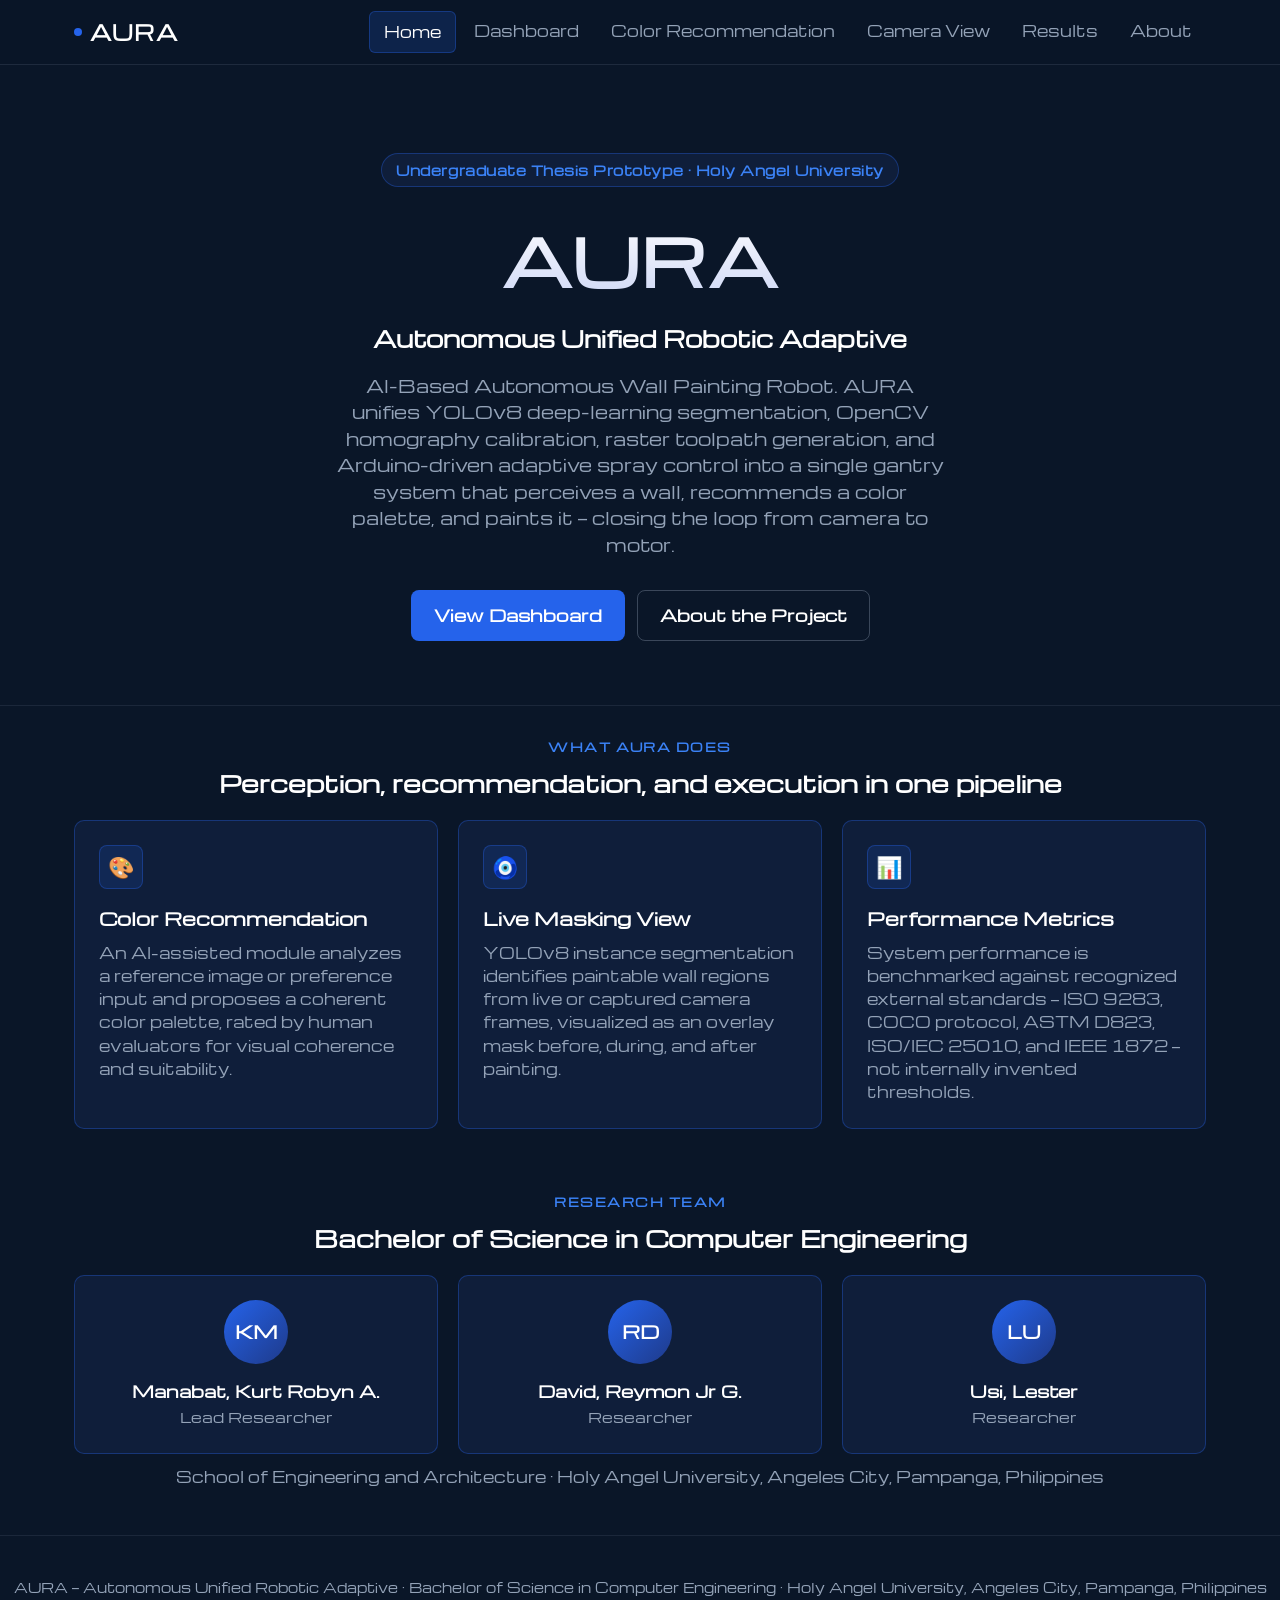
<file: website/index.html>
<!doctype html>
<html lang="en">
<head>
  <meta charset="UTF-8" />
  <meta name="viewport" content="width=device-width, initial-scale=1.0" />
  <title>AURA — Autonomous Unified Robotic Adaptive</title>
  <link rel="stylesheet" href="style.css" />
</head>
<body data-page="index">

  <div id="navbar"></div>

  <main>
    <section class="hero">
      <div class="container">
        <span class="hero-badge">Undergraduate Thesis Prototype &middot; Holy Angel University</span>
        <h1>AURA</h1>
        <p class="subtitle">Autonomous Unified Robotic Adaptive</p>
        <p class="description">
          AI-Based Autonomous Wall Painting Robot. AURA unifies YOLOv8 deep-learning segmentation, OpenCV homography calibration,
          raster toolpath generation, and Arduino-driven adaptive spray control into a single
          gantry system that perceives a wall, recommends a color palette, and paints it —
          closing the loop from camera to motor.
        </p>
        <div class="btn-row" style="justify-content: center;">
          <a href="dashboard.html" class="btn btn-primary">View Dashboard</a>
          <a href="about.html" class="btn btn-secondary">About the Project</a>
        </div>
      </div>
    </section>

    <section class="section">
      <div class="container">
        <p class="eyebrow" style="text-align:center;">What AURA Does</p>
        <h2 class="section-title" style="text-align:center;">Perception, recommendation, and execution in one pipeline</h2>
        <div class="grid grid-3">
          <div class="card feature-card">
            <div class="icon">🎨</div>
            <h3>Color Recommendation</h3>
            <p>
              An AI-assisted module analyzes a reference image or preference input and proposes
              a coherent color palette, rated by human evaluators for visual coherence and suitability.
            </p>
          </div>
          <div class="card feature-card">
            <div class="icon">🧿</div>
            <h3>Live Masking View</h3>
            <p>
              YOLOv8 instance segmentation identifies paintable wall regions from live or captured
              camera frames, visualized as an overlay mask before, during, and after painting.
            </p>
          </div>
          <div class="card feature-card">
            <div class="icon">📊</div>
            <h3>Performance Metrics</h3>
            <p>
              System performance is benchmarked against recognized external standards —
              ISO 9283, COCO protocol, ASTM D823, ISO/IEC 25010, and IEEE 1872 — not
              internally invented thresholds.
            </p>
          </div>
        </div>
      </div>
    </section>

    <section class="section">
      <div class="container">
        <p class="eyebrow" style="text-align:center;">Research Team</p>
        <h2 class="section-title" style="text-align:center;">Bachelor of Science in Computer Engineering</h2>
        <div class="grid grid-3">
          <div class="card team-card">
            <div class="avatar">KM</div>
            <h3>Manabat, Kurt Robyn A.</h3>
            <p class="role">Lead Researcher</p>
          </div>
          <div class="card team-card">
            <div class="avatar">RD</div>
            <h3>David, Reymon Jr G.</h3>
            <p class="role">Researcher</p>
          </div>
          <div class="card team-card">
            <div class="avatar">LU</div>
            <h3>Usi, Lester</h3>
            <p class="role">Researcher</p>
          </div>
        </div>
        <p class="institution">School of Engineering and Architecture &middot; Holy Angel University, Angeles City, Pampanga, Philippines</p>
      </div>
    </section>
  </main>

  <div id="footer"></div>

  <script src="nav.js"></script>
</body>
</html>
</file>
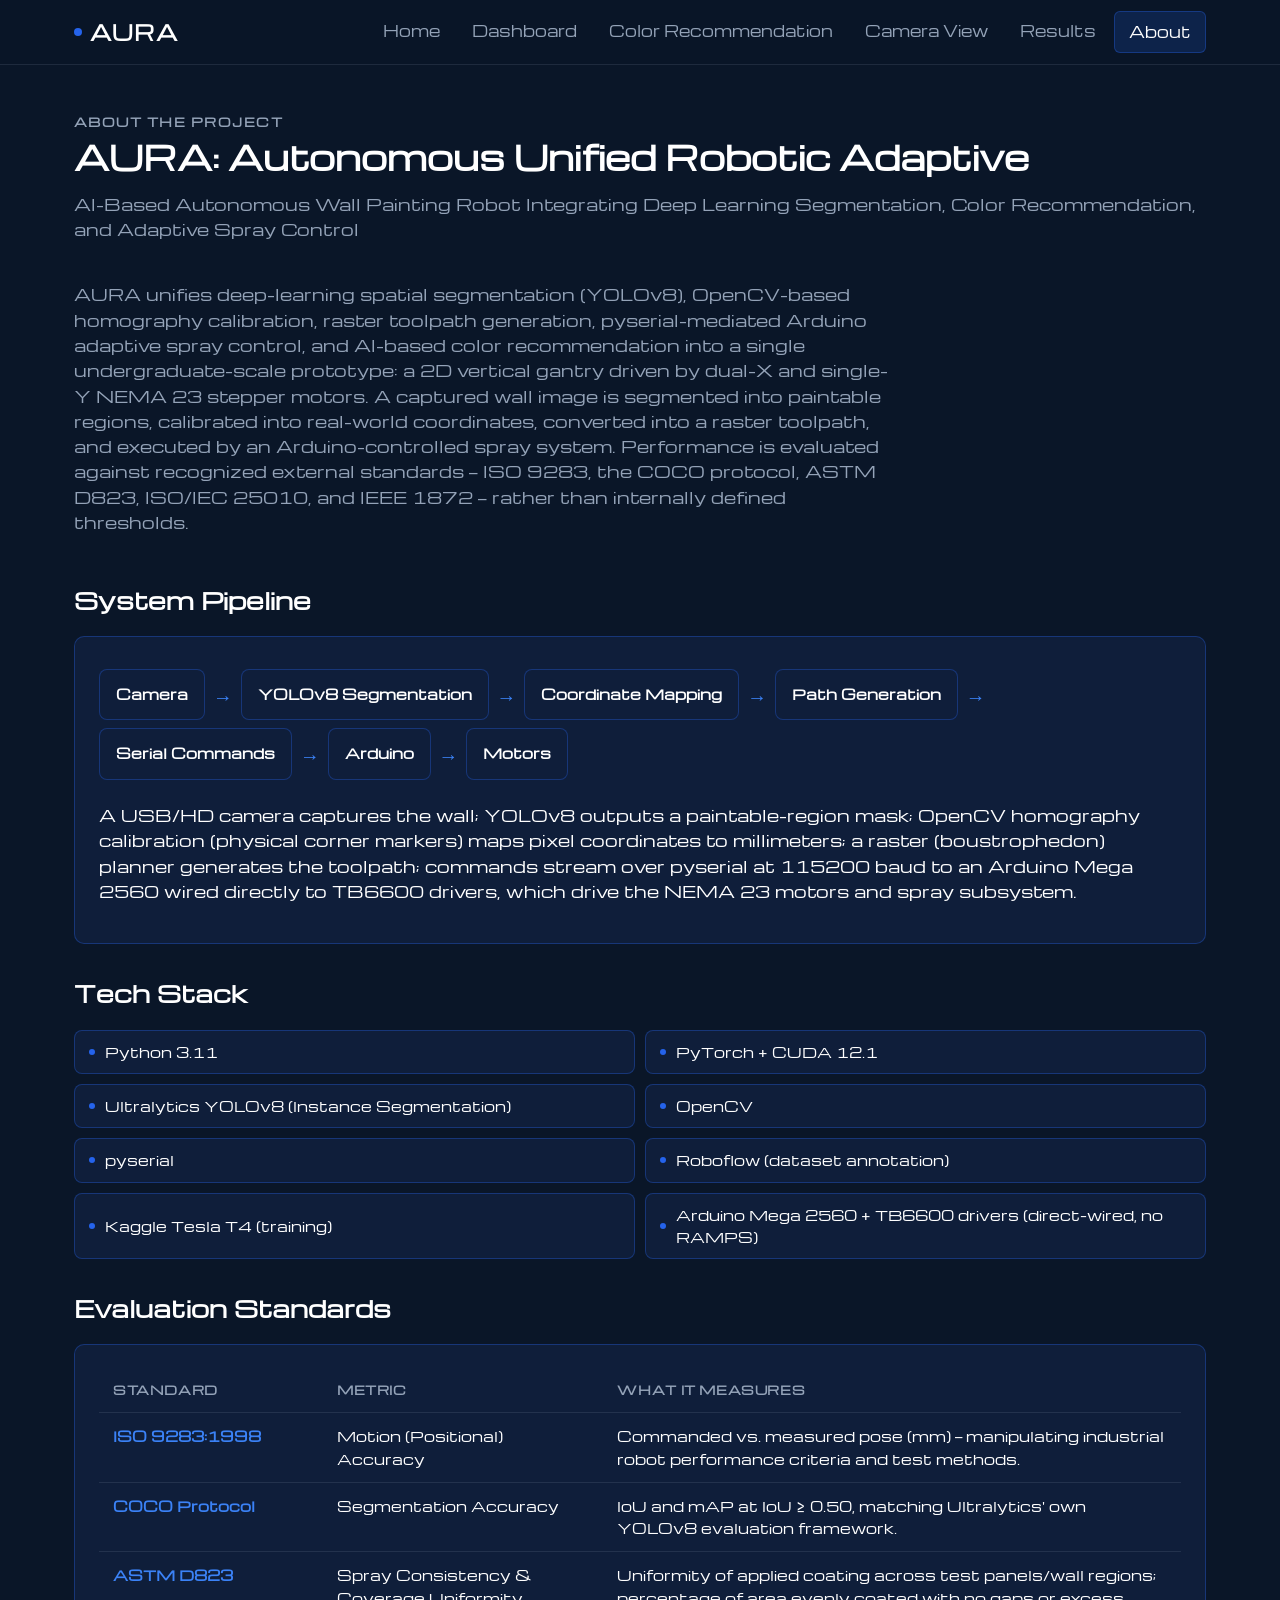
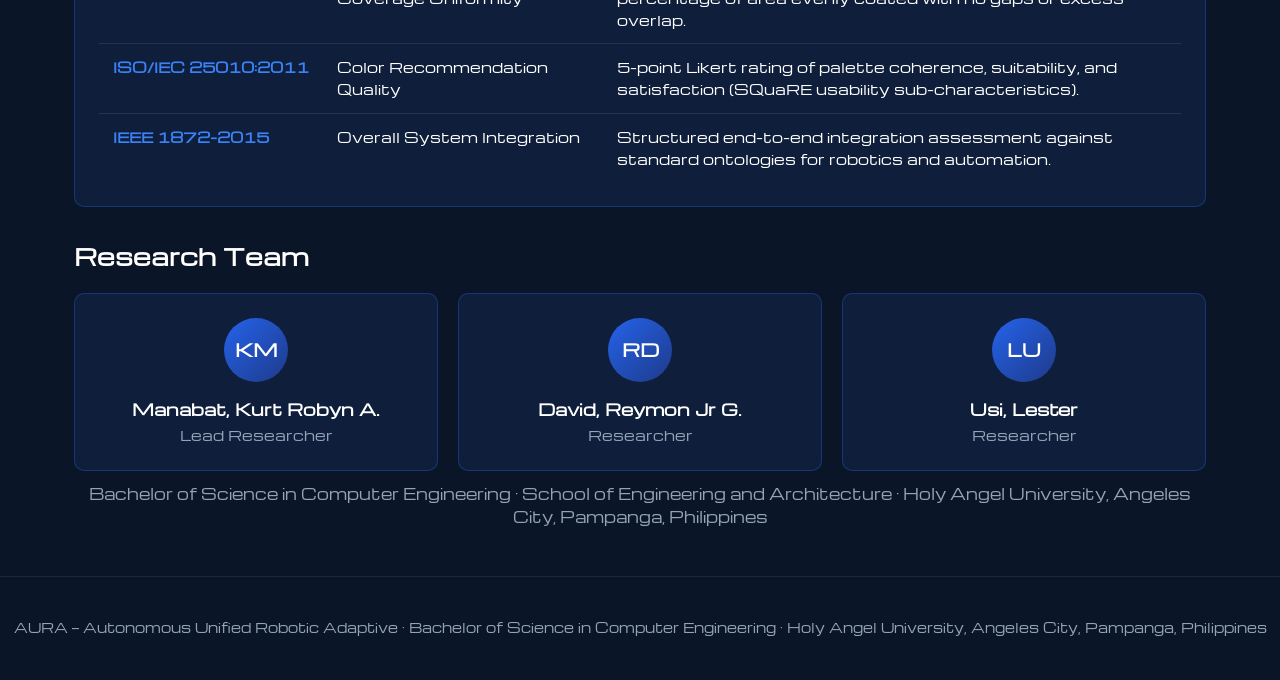
<file: website/about.html>
<!doctype html>
<html lang="en">
<head>
  <meta charset="UTF-8" />
  <meta name="viewport" content="width=device-width, initial-scale=1.0" />
  <title>About — AURA</title>
  <link rel="stylesheet" href="style.css" />
</head>
<body data-page="about">

  <div id="navbar"></div>

  <main>
    <div class="container">
      <div class="page-header">
        <p class="eyebrow">About the Project</p>
        <h1>AURA: Autonomous Unified Robotic Adaptive</h1>
        <p style="max-width: none;">AI-Based Autonomous Wall Painting Robot Integrating Deep Learning Segmentation, Color Recommendation, and Adaptive Spray Control</p>
      </div>

      <section class="section" style="padding-top: 0;">
        <p class="abstract-text">
          AURA unifies deep-learning spatial segmentation (YOLOv8), OpenCV-based homography calibration,
          raster toolpath generation, pyserial-mediated Arduino adaptive spray control, and AI-based color
          recommendation into a single undergraduate-scale prototype: a 2D vertical gantry driven by dual-X
          and single-Y NEMA 23 stepper motors. A captured wall image is segmented into paintable regions,
          calibrated into real-world coordinates, converted into a raster toolpath, and executed by an
          Arduino-controlled spray system. Performance is evaluated against recognized external standards —
          ISO 9283, the COCO protocol, ASTM D823, ISO/IEC 25010, and IEEE 1872 — rather than internally
          defined thresholds.
        </p>
      </section>

      <section class="section" style="padding-top: 0;">
        <h2 class="section-title">System Pipeline</h2>
        <div class="card">
          <div class="pipeline">
            <div class="pipeline-step">Camera</div>
            <span class="pipeline-arrow">→</span>
            <div class="pipeline-step">YOLOv8 Segmentation</div>
            <span class="pipeline-arrow">→</span>
            <div class="pipeline-step">Coordinate Mapping</div>
            <span class="pipeline-arrow">→</span>
            <div class="pipeline-step">Path Generation</div>
            <span class="pipeline-arrow">→</span>
            <div class="pipeline-step">Serial Commands</div>
            <span class="pipeline-arrow">→</span>
            <div class="pipeline-step">Arduino</div>
            <span class="pipeline-arrow">→</span>
            <div class="pipeline-step">Motors</div>
          </div>
          <p class="metric-note" style="font-style: normal; margin-top: 6px;">
            A USB/HD camera captures the wall; YOLOv8 outputs a paintable-region mask; OpenCV homography
            calibration (physical corner markers) maps pixel coordinates to millimeters; a raster
            (boustrophedon) planner generates the toolpath; commands stream over pyserial at 115200 baud to
            an Arduino Mega 2560 wired directly to TB6600 drivers, which drive the NEMA 23 motors and spray subsystem.
          </p>
        </div>
      </section>

      <section class="section" style="padding-top: 0;">
        <h2 class="section-title">Tech Stack</h2>
        <ul class="tech-list">
          <li>Python 3.11</li>
          <li>PyTorch + CUDA 12.1</li>
          <li>Ultralytics YOLOv8 (Instance Segmentation)</li>
          <li>OpenCV</li>
          <li>pyserial</li>
          <li>Roboflow (dataset annotation)</li>
          <li>Kaggle Tesla T4 (training)</li>
          <li>Arduino Mega 2560 + TB6600 drivers (direct-wired, no RAMPS)</li>
        </ul>
      </section>

      <section class="section" style="padding-top: 0;">
        <h2 class="section-title">Evaluation Standards</h2>
        <div class="card">
          <div style="overflow-x: auto;">
            <table class="standards-table">
              <thead>
                <tr>
                  <th>Standard</th>
                  <th>Metric</th>
                  <th>What It Measures</th>
                </tr>
              </thead>
              <tbody>
                <tr>
                  <td class="standard-name">ISO 9283:1998</td>
                  <td>Motion (Positional) Accuracy</td>
                  <td>Commanded vs. measured pose (mm) — manipulating industrial robot performance criteria and test methods.</td>
                </tr>
                <tr>
                  <td class="standard-name">COCO Protocol</td>
                  <td>Segmentation Accuracy</td>
                  <td>IoU and mAP at IoU ≥ 0.50, matching Ultralytics' own YOLOv8 evaluation framework.</td>
                </tr>
                <tr>
                  <td class="standard-name">ASTM D823</td>
                  <td>Spray Consistency &amp; Coverage Uniformity</td>
                  <td>Uniformity of applied coating across test panels/wall regions; percentage of area evenly coated with no gaps or excess overlap.</td>
                </tr>
                <tr>
                  <td class="standard-name">ISO/IEC 25010:2011</td>
                  <td>Color Recommendation Quality</td>
                  <td>5-point Likert rating of palette coherence, suitability, and satisfaction (SQuaRE usability sub-characteristics).</td>
                </tr>
                <tr>
                  <td class="standard-name">IEEE 1872-2015</td>
                  <td>Overall System Integration</td>
                  <td>Structured end-to-end integration assessment against standard ontologies for robotics and automation.</td>
                </tr>
              </tbody>
            </table>
          </div>
        </div>
      </section>

      <section class="section" style="padding-top: 0;">
        <h2 class="section-title">Research Team</h2>
        <div class="grid grid-3">
          <div class="card team-card">
            <div class="avatar">KM</div>
            <h3>Manabat, Kurt Robyn A.</h3>
            <p class="role">Lead Researcher</p>
          </div>
          <div class="card team-card">
            <div class="avatar">RD</div>
            <h3>David, Reymon Jr G.</h3>
            <p class="role">Researcher</p>
          </div>
          <div class="card team-card">
            <div class="avatar">LU</div>
            <h3>Usi, Lester</h3>
            <p class="role">Researcher</p>
          </div>
        </div>
        <p class="institution">Bachelor of Science in Computer Engineering &middot; School of Engineering and Architecture &middot; Holy Angel University, Angeles City, Pampanga, Philippines</p>
      </section>
    </div>
  </main>

  <div id="footer"></div>

  <script src="nav.js"></script>
</body>
</html>
</file>
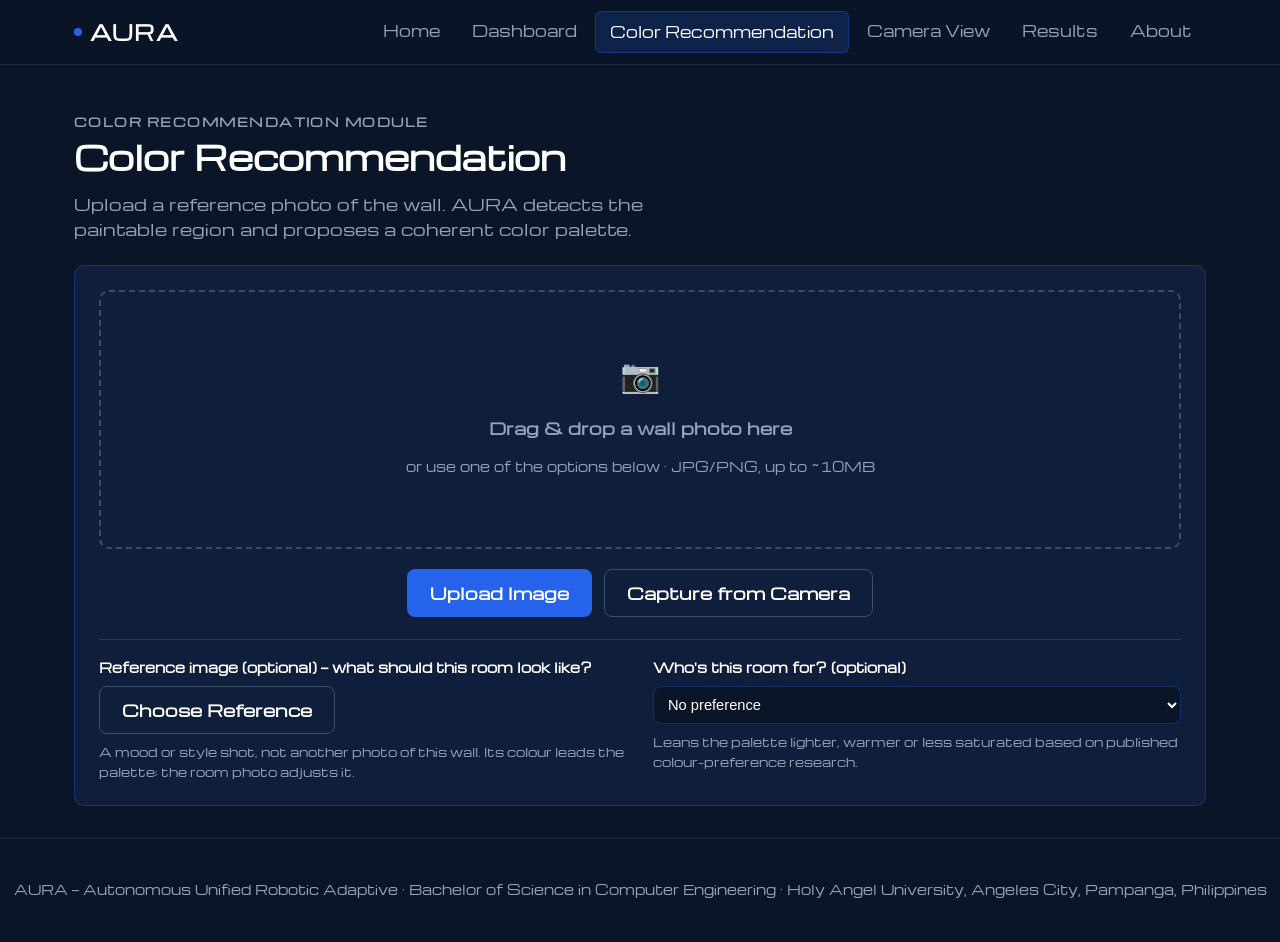
<file: website/color-recommendation.html>
<!doctype html>
<html lang="en">
<head>
  <meta charset="UTF-8" />
  <meta name="viewport" content="width=device-width, initial-scale=1.0" />
  <title>Color Recommendation — AURA</title>
  <link rel="stylesheet" href="style.css" />
  <style>
    /* Manual neutral fallbacks, held visually apart from the generated palette
       so it stays obvious which suggestions came from the model. */
    .neutral-section {
      margin-top: 24px;
      padding-top: 20px;
      border-top: 1px solid rgba(148, 163, 184, 0.22);
    }

    .neutral-prompt {
      font-size: 0.86rem;
      color: var(--text-secondary);
      margin-bottom: 12px;
      font-style: italic;
    }

    /* The stock swatch has no border, so #FFFFFF vanishes against a light card
       and #1C1C1C against a dark one. Ring every neutral swatch instead. */
    #neutral-row .swatch {
      border: 1px solid rgba(148, 163, 184, 0.45);
    }

    /* ---------------- Optional tuning inputs ----------------
       The reference image and the "who is this room for?" dropdown both only
       tune the palette; the room photo above is what actually drives wall
       detection. Held below the main upload, on a quieter divider and at a
       smaller type scale, so the required input keeps visual priority. */

    .tuning-section {
      margin-top: 22px;
      padding-top: 18px;
      border-top: 1px solid rgba(148, 163, 184, 0.22);
      display: flex;
      gap: 26px;
      flex-wrap: wrap;
    }

    .tuning-field {
      flex: 1 1 260px;
      min-width: 240px;
    }

    .tuning-label {
      display: block;
      font-size: 0.82rem;
      font-weight: 600;
      color: var(--text);
      margin-bottom: 8px;
    }

    .tuning-hint {
      font-size: 0.76rem;
      color: var(--text-secondary);
      margin: 8px 0 0;
    }

    .reference-picker {
      display: flex;
      align-items: center;
      gap: 12px;
      flex-wrap: wrap;
    }

    #reference-thumb {
      width: 54px;
      height: 54px;
      object-fit: cover;
      border-radius: 8px;
      box-shadow: 0 0 0 1px var(--panel-border);
    }

    .tuning-select {
      width: 100%;
      padding: 9px 10px;
      border-radius: 8px;
      border: 1px solid var(--panel-border);
      background: var(--bg);
      color: var(--text);
      font-size: 0.9rem;
      cursor: pointer;
    }

    .tuning-select:focus {
      outline: none;
      border-color: var(--accent);
      box-shadow: 0 0 0 3px rgba(37, 99, 235, 0.25);
    }

    /* A plain text button — "Remove" is a correction, not an action worth
       competing with the two real upload buttons above it. */
    .link-btn {
      background: none;
      border: none;
      padding: 0;
      color: var(--text-secondary);
      font-size: 0.78rem;
      text-decoration: underline;
      cursor: pointer;
    }

    .link-btn:hover { color: var(--text); }

    /* ---------------- Custom colour picker ---------------- */

    .custom-section {
      margin-top: 26px;
      padding-top: 20px;
      border-top: 1px solid rgba(148, 163, 184, 0.22);
    }

    .custom-prompt {
      font-size: 0.86rem;
      color: var(--text-secondary);
      margin-bottom: 16px;
      font-style: italic;
    }

    /* Now living in the half-width preview column, so it has to stay narrow —
       the wheel and controls still sit side by side above ~420px. */
    .custom-picker {
      display: flex;
      gap: 20px;
      align-items: center;
      flex-wrap: wrap;
    }

    .custom-wheel-wrap {
      display: flex;
      flex-direction: column;
      gap: 10px;
      align-items: center;
    }

    #color-wheel {
      width: 150px;
      height: 150px;
      border-radius: 50%;
      cursor: crosshair;
      background: var(--panel);
      box-shadow: 0 0 0 1px var(--panel-border), 0 6px 18px rgba(0, 0, 0, 0.35);
      touch-action: none; /* let us handle drags without the page scrolling */
    }

    #wheel-lightness {
      width: 150px;
      accent-color: var(--accent);
      cursor: pointer;
    }

    .custom-controls {
      display: flex;
      flex-direction: column;
      gap: 12px;
      min-width: 168px;
    }

    .custom-row {
      display: flex;
      align-items: center;
      gap: 12px;
    }

    /* Strip the native chrome so the input reads as a circular swatch rather
       than the default grey browser button. */
    #custom-color-input {
      width: 52px;
      height: 52px;
      padding: 0;
      border: none;
      border-radius: 50%;
      background: none;
      cursor: pointer;
      box-shadow: 0 0 0 2px var(--panel-border), 0 4px 12px rgba(0, 0, 0, 0.35);
      transition: box-shadow 0.15s ease;
    }

    #custom-color-input:hover {
      box-shadow: 0 0 0 2px var(--accent), 0 4px 14px rgba(37, 99, 235, 0.45);
    }

    #custom-color-input::-webkit-color-swatch-wrapper { padding: 0; }
    #custom-color-input::-webkit-color-swatch { border: none; border-radius: 50%; }
    #custom-color-input::-moz-color-swatch { border: none; border-radius: 50%; }

    .custom-hex {
      width: 108px;
      padding: 9px 10px;
      border-radius: 8px;
      border: 1px solid var(--panel-border);
      background: var(--bg);
      color: var(--text);
      font-family: ui-monospace, "Cascadia Code", Consolas, monospace;
      font-size: 0.92rem;
      letter-spacing: 0.04em;
      text-transform: uppercase;
    }

    .custom-hex:focus {
      outline: none;
      border-color: var(--accent);
      box-shadow: 0 0 0 3px rgba(37, 99, 235, 0.25);
    }

    .custom-hex.is-invalid {
      border-color: #EF4444;
      box-shadow: 0 0 0 3px rgba(239, 68, 68, 0.22);
    }

    #custom-apply { align-self: flex-start; }

    .custom-hint {
      font-size: 0.78rem;
      color: var(--text-secondary);
      margin: 0;
    }
  </style>
</head>
<body data-page="color-recommendation">

  <div id="navbar"></div>

  <main>
    <div class="container">
      <div class="page-header">
        <p class="eyebrow">Color Recommendation Module</p>
        <h1>Color Recommendation</h1>
        <p>Upload a reference photo of the wall. AURA detects the paintable region and proposes a coherent color palette.</p>
      </div>

      <section class="section" style="padding-top: 0;" id="upload-section">
        <div class="card">
          <div class="drop-zone" id="drop-zone">
            <div class="drop-icon">📷</div>
            <p><strong>Drag &amp; drop a wall photo here</strong></p>
            <p class="drop-hint">or use one of the options below &middot; JPG/PNG, up to ~10MB</p>
          </div>
          <div class="btn-row" style="margin-top: 20px; justify-content: center;">
            <button class="btn btn-primary" id="upload-btn">Upload Image</button>
            <button class="btn btn-secondary" id="camera-btn">Capture from Camera</button>
          </div>
          <input type="file" id="file-input" accept="image/*" style="display: none;" />

          <!-- Optional inputs. Both are palette-only: the room photo above is
               the one that gets segmented, and neither of these is ever
               required for a recommendation. -->
          <div class="tuning-section">
            <div class="tuning-field">
              <span class="tuning-label" id="reference-label">Reference image (optional) — what should this room look like?</span>
              <div class="reference-picker">
                <img id="reference-thumb" alt="Chosen reference image" style="display: none;" />
                <!-- The label is a span, not a <label>: it names a button that
                     opens a hidden file input, so it is described by, not
                     bound to, the control. -->
                <button class="btn btn-secondary" id="reference-btn" type="button"
                        aria-describedby="reference-label reference-hint">Choose Reference</button>
                <button class="link-btn" id="reference-clear" type="button" style="display: none;">Remove</button>
              </div>
              <!-- No percentage quoted here on purpose: the exact blend weight
                   lives in the backend (REFERENCE_SEED_WEIGHT) and is reported
                   per-response, so the only place this page states a number is
                   where it is describing a result it actually received. -->
              <p class="tuning-hint" id="reference-hint">A mood or style shot, not another photo of this wall. Its colour leads the palette; the room photo adjusts it.</p>
              <input type="file" id="reference-input" accept="image/*" style="display: none;" />
            </div>

            <div class="tuning-field">
              <label class="tuning-label" for="category-select">Who's this room for? (optional)</label>
              <select class="tuning-select" id="category-select" aria-describedby="category-hint">
                <option value="none" selected>No preference</option>
                <option value="child_boy">Child (boy)</option>
                <option value="child_girl">Child (girl)</option>
                <option value="teen">Teen</option>
                <option value="adult_man">Adult — man</option>
                <option value="adult_woman">Adult — woman</option>
                <option value="elderly">Elderly</option>
              </select>
              <p class="tuning-hint" id="category-hint">Leans the palette lighter, warmer or less saturated based on published colour-preference research.</p>
            </div>
          </div>

          <div class="inference-status" id="inference-status" style="display: none;">
            <span class="pulse-dot" id="status-dot"></span>
            <span id="status-text">Running YOLOv8 segmentation…</span>
          </div>
        </div>
      </section>

      <section class="section" style="padding-top: 0; display: none;" id="compare-section">
        <h2 class="section-title">Detected Wall Region</h2>
        <div class="grid grid-2">
          <div>
            <div class="compare-panel">
              <img id="original-img" alt="Uploaded wall photo" />
            </div>
            <p class="compare-caption">Original — uploaded reference photo</p>
          </div>
          <div>
            <div class="compare-panel">
              <img id="masked-img" alt="Segmentation mask overlay" />
            </div>
            <p class="compare-caption" id="masked-caption">Segmentation mask — YOLOv8 instance segmentation</p>
          </div>
        </div>

        <div class="card" style="margin-top: 22px;">
          <p class="status-label">Detection Results</p>
          <div class="detection-summary" id="detection-summary"></div>
          <div class="detection-list" id="detection-list"></div>
          <p class="demo-note" id="inference-meta"></p>
        </div>
      </section>

      <section class="section" style="padding-top: 0; display: none;" id="recommendation-section">
        <h2 class="section-title">Recommended Palette</h2>
        <div class="card">
          <div class="grid grid-2" style="align-items: start;">
            <div>
              <div class="compare-panel">
                <canvas id="tint-canvas"></canvas>
              </div>
              <p class="compare-caption" id="tint-caption">Preview — recommended color applied to the detected wall region</p>

              <!-- Sits directly under the preview so picking a colour and seeing
                   it on the wall stay in one glance, no scrolling. Also fills the
                   dead space this column had — the grid row is sized by the
                   taller palette column on the right.
                   The wheel is drawn on a canvas rather than pulled from a CDN so
                   the page keeps working with no internet. -->
              <div class="custom-section">
                <p class="status-label">Custom Color</p>
                <p class="custom-prompt">Choose any color manually</p>

                <div class="custom-picker">
                  <div class="custom-wheel-wrap">
                    <canvas id="color-wheel" width="150" height="150"
                            aria-label="Color wheel — click or drag to choose a hue and saturation"></canvas>
                    <input type="range" id="wheel-lightness" min="0" max="100" value="80"
                           aria-label="Lightness" />
                  </div>

                  <div class="custom-controls">
                    <div class="custom-row">
                      <!-- This input IS the current-colour swatch: its fill shows
                           the live value, and clicking it opens the system picker. -->
                      <input type="color" id="custom-color-input" value="#6B7FD4"
                             title="Current color — click to open the system picker" />
                      <input type="text" id="custom-hex" class="custom-hex"
                             value="#6B7FD4" maxlength="7" spellcheck="false"
                             aria-label="Hex colour value" />
                    </div>
                    <button class="btn btn-primary" id="custom-apply">Apply to Wall</button>
                    <p class="custom-hint" id="custom-hint">Pick from the wheel, the swatch, or type a hex code.</p>
                  </div>
                </div>
              </div>
            </div>

            <div>
              <div class="color-primary">
                <div class="color-chip-large" id="primary-chip" style="background: #D8D0C4;"></div>
                <div>
                  <p class="color-primary-label" id="primary-label">Awaiting analysis…</p>
                  <p class="color-primary-desc" id="primary-desc">Upload a photo to generate a palette from the room's own colours.</p>
                </div>
              </div>

              <p class="status-label" style="margin-top: 26px;">Alternative Palette</p>
              <div class="palette-row" id="palette-row"></div>

              <p class="status-sub" id="context-note" style="margin-top: 16px;"></p>

              <!-- Manual fallbacks. Hardcoded in the markup rather than rendered
                   from the API response on purpose: these must stay available
                   even when the recommendation request fails, which is exactly
                   when a user most needs a fallback. -->
              <div class="neutral-section">
                <p class="neutral-prompt">Not feeling the recommendations? Choose a neutral instead.</p>
                <p class="status-label">Neutral Options</p>
                <div class="palette-row" id="neutral-row">
                  <button class="palette-chip" data-color="#FFFFFF" data-name="Pure White" data-note="Fixed neutral — not an AI suggestion." data-recommended="0" title="#FFFFFF">
                    <span class="swatch" style="background: #FFFFFF;"></span>
                    <span class="name">Pure White</span>
                  </button>
                  <button class="palette-chip" data-color="#F5F5F0" data-name="Off White" data-note="Fixed neutral — not an AI suggestion." data-recommended="0" title="#F5F5F0">
                    <span class="swatch" style="background: #F5F5F0;"></span>
                    <span class="name">Off White</span>
                  </button>
                  <button class="palette-chip" data-color="#D3D3D3" data-name="Light Gray" data-note="Fixed neutral — not an AI suggestion." data-recommended="0" title="#D3D3D3">
                    <span class="swatch" style="background: #D3D3D3;"></span>
                    <span class="name">Light Gray</span>
                  </button>
                  <button class="palette-chip" data-color="#9E9E9E" data-name="Medium Gray" data-note="Fixed neutral — not an AI suggestion." data-recommended="0" title="#9E9E9E">
                    <span class="swatch" style="background: #9E9E9E;"></span>
                    <span class="name">Medium Gray</span>
                  </button>
                  <button class="palette-chip" data-color="#4A4A4A" data-name="Charcoal" data-note="Fixed neutral — not an AI suggestion." data-recommended="0" title="#4A4A4A">
                    <span class="swatch" style="background: #4A4A4A;"></span>
                    <span class="name">Charcoal</span>
                  </button>
                  <button class="palette-chip" data-color="#1C1C1C" data-name="Matte Black" data-note="Fixed neutral — not an AI suggestion." data-recommended="0" title="#1C1C1C">
                    <span class="swatch" style="background: #1C1C1C;"></span>
                    <span class="name">Matte Black</span>
                  </button>
                </div>
              </div>
            </div>
          </div>


          <p class="demo-note">Wall region from YOLOv8 instance segmentation &middot; palette derived from the room's dominant colours by k-means clustering + colour-wheel relationships</p>
        </div>
      </section>
    </div>
  </main>

  <div id="footer"></div>

  <script src="nav.js"></script>
  <script>
    (function () {
      var dropZone = document.getElementById("drop-zone");
      var uploadBtn = document.getElementById("upload-btn");
      var cameraBtn = document.getElementById("camera-btn");
      var fileInput = document.getElementById("file-input");
      var compareSection = document.getElementById("compare-section");
      var recommendationSection = document.getElementById("recommendation-section");
      var originalImg = document.getElementById("original-img");
      var maskedImg = document.getElementById("masked-img");
      var maskedCaption = document.getElementById("masked-caption");
      var canvas = document.getElementById("tint-canvas");
      var ctx = canvas.getContext("2d");
      var paletteRow = document.getElementById("palette-row");
      var statusBox = document.getElementById("inference-status");
      var statusText = document.getElementById("status-text");
      var statusDot = document.getElementById("status-dot");
      var detectionSummary = document.getElementById("detection-summary");
      var detectionList = document.getElementById("detection-list");
      var inferenceMeta = document.getElementById("inference-meta");
      var tintCaption = document.getElementById("tint-caption");
      var primaryChip = document.getElementById("primary-chip");
      var primaryLabel = document.getElementById("primary-label");
      var primaryDesc = document.getElementById("primary-desc");
      var contextNote = document.getElementById("context-note");
      var referenceBtn = document.getElementById("reference-btn");
      var referenceInput = document.getElementById("reference-input");
      var referenceThumb = document.getElementById("reference-thumb");
      var referenceClear = document.getElementById("reference-clear");
      var referenceHint = document.getElementById("reference-hint");
      var categorySelect = document.getElementById("category-select");

      var loadedImage = null;
      /* Neutral placeholder until the backend returns a real palette — the page
         must never imply a recommendation it has not actually computed. */
      var currentColor = "#D8D0C4";
      var currentColorName = "—";
      var recommendation = null;

      /* Normalized (0-1) wall polygons returned by the backend. Empty means we
         have no mask, in which case the preview tints the whole frame and the
         caption says so rather than implying a detection happened. */
      var wallPolygons = [];

      /* The optional reference image, plus the last room frame we sent. The
         room frame is kept so changing a tuning input can re-run the palette on
         the same photo — a stale palette sitting under a dropdown the user just
         moved reads as the control being broken. */
      var referenceFile = null;
      var referenceObjectUrl = null;
      var lastRoomBlob = null;
      var lastRoomFilename = null;

      /* Category key -> the phrase used when telling the user what was applied.
         Mirrors CATEGORY_BIAS in backend/color_recommender.py. */
      var CATEGORY_PHRASES = {
        child_boy: "a boy's room",
        child_girl: "a girl's room",
        teen: "a teenager's room",
        adult_man: "an adult man's room",
        adult_woman: "an adult woman's room",
        elderly: "an elderly resident's room"
      };

      /* ------------------------------------------------------------------ */
      /* Status line                                                         */
      /* ------------------------------------------------------------------ */

      function setStatus(message, state) {
        statusBox.style.display = "flex";
        statusText.textContent = message;
        statusDot.style.display = state === "busy" ? "inline-block" : "none";
        statusBox.className = "inference-status" + (state === "error" ? " is-error" : "");
      }

      function clearStatus() {
        statusBox.style.display = "none";
      }

      /* ------------------------------------------------------------------ */
      /* Input handling                                                      */
      /* ------------------------------------------------------------------ */

      uploadBtn.addEventListener("click", function () {
        fileInput.click();
      });

      dropZone.addEventListener("click", function () {
        fileInput.click();
      });

      dropZone.addEventListener("dragover", function (e) {
        e.preventDefault();
        dropZone.classList.add("is-dragover");
      });

      dropZone.addEventListener("dragleave", function () {
        dropZone.classList.remove("is-dragover");
      });

      dropZone.addEventListener("drop", function (e) {
        e.preventDefault();
        dropZone.classList.remove("is-dragover");
        if (e.dataTransfer.files && e.dataTransfer.files[0]) {
          handleFile(e.dataTransfer.files[0]);
        }
      });

      fileInput.addEventListener("change", function () {
        if (fileInput.files && fileInput.files[0]) {
          handleFile(fileInput.files[0]);
        }
        fileInput.value = ""; // allow re-selecting the same file
      });

      /* ---- Optional reference image ---- */

      referenceBtn.addEventListener("click", function () {
        referenceInput.click();
      });

      referenceInput.addEventListener("change", function () {
        var file = referenceInput.files && referenceInput.files[0];
        referenceInput.value = ""; // allow re-selecting the same file
        if (!file) return;
        if (!file.type || file.type.indexOf("image/") !== 0) {
          window.AURA.showToast("Please choose an image file (JPG or PNG).");
          return;
        }
        setReference(file);
      });

      referenceClear.addEventListener("click", function () {
        setReference(null);
      });

      function setReference(file) {
        // Object URLs are held by the document until revoked; drop the previous
        // one on every swap so repeated picking does not leak the whole session.
        if (referenceObjectUrl) {
          URL.revokeObjectURL(referenceObjectUrl);
          referenceObjectUrl = null;
        }

        referenceFile = file || null;

        if (referenceFile) {
          referenceObjectUrl = URL.createObjectURL(referenceFile);
          referenceThumb.src = referenceObjectUrl;
          referenceThumb.style.display = "block";
          referenceClear.style.display = "inline";
          referenceBtn.textContent = "Change Reference";
          referenceHint.textContent =
            "Using " + referenceFile.name + " — its colour will lead the palette.";
        } else {
          referenceThumb.removeAttribute("src");
          referenceThumb.style.display = "none";
          referenceClear.style.display = "none";
          referenceBtn.textContent = "Choose Reference";
          referenceHint.textContent =
            "A mood or style shot, not another photo of this wall. Its colour " +
            "leads the palette; the room photo adjusts it.";
        }

        refreshRecommendations();
      }

      categorySelect.addEventListener("change", refreshRecommendations);

      /* Re-derive the palette from the room photo already on screen. No-op
         before the first upload — these inputs are meant to be set either
         before or after choosing a photo, and neither order should surprise. */
      function refreshRecommendations() {
        if (!lastRoomBlob) return;
        setStatus("Updating the palette…", "busy");
        requestRecommendations(lastRoomBlob, lastRoomFilename).then(function (ok) {
          if (!ok) {
            setStatus("Could not update the palette. The previous suggestion no longer applies.", "error");
            return;
          }
          setStatus("Palette updated.", "ok");
          setTimeout(clearStatus, 2500);
        });
      }

      /* Grab a single still off the robot's webcam and segment it server-side. */
      cameraBtn.addEventListener("click", function () {
        setStatus("Capturing a frame from the camera…", "busy");
        window.AURA.apiFetch("/api/capture", { timeoutMs: 30000 })
          .then(function (data) {
            if (!data.success) throw new Error(data.error || "Capture failed.");
            applySegmentation(data);
            // No File here — rebuild one from the frame the backend returned.
            requestRecommendations(
              base64ToBlob(data.original || data.original_image),
              "camera.jpg"
            );
          })
          .catch(function (err) {
            setStatus(err.message, "error");
            window.AURA.showToast(err.message);
          });
      });

      function handleFile(file) {
        if (!file.type || file.type.indexOf("image/") !== 0) {
          window.AURA.showToast("Please choose an image file (JPG or PNG).");
          return;
        }

        // Show the local preview straight away so the UI responds instantly,
        // then replace it with the backend's copy once inference returns.
        var objectUrl = URL.createObjectURL(file);
        originalImg.src = objectUrl;
        compareSection.style.display = "block";
        setStatus("Running YOLOv8 segmentation on " + file.name + "…", "busy");

        var formData = new FormData();
        formData.append("image", file);
        formData.append("overlay", "post");

        window.AURA.apiFetch("/api/segment", {
          method: "POST",
          body: formData,
          timeoutMs: 60000
        })
          .then(function (data) {
            if (!data.success) throw new Error(data.error || "Segmentation failed.");
            applySegmentation(data);
            // Second pass: the palette is derived from the non-wall regions, so
            // it needs its own inference run on the same image.
            requestRecommendations(file, file.name);
          })
          .catch(function (err) {
            handleFailure(err, objectUrl);
          });
      }

      /* ------------------------------------------------------------------ */
      /* Applying the backend response                                       */
      /* ------------------------------------------------------------------ */

      function applySegmentation(data) {
        originalImg.src = window.AURA.toDataUri(data.original_image, data.image_format);
        maskedImg.src = window.AURA.toDataUri(data.masked_image, data.image_format);

        wallPolygons = (data.detections || [])
          .filter(function (det) {
            return det.is_wall && det.polygon && det.polygon.length >= 3;
          })
          .map(function (det) { return det.polygon; });

        renderDetections(data);

        maskedCaption.textContent = data.wall_detected
          ? "YOLOv8 segmentation mask — paintable wall in green, non-paintable regions in amber"
          : "YOLOv8 segmentation — no wall region detected in this image";

        // Reload the source image from the returned base64 so the tint preview
        // is pixel-aligned with the coordinates the mask polygons refer to.
        var img = new Image();
        img.onload = function () {
          loadedImage = img;
          canvas.width = img.naturalWidth;
          canvas.height = img.naturalHeight;
          drawTint(currentColor);
          compareSection.style.display = "block";
          recommendationSection.style.display = "block";
        };
        img.src = originalImg.src;

        if (data.wall_detected) {
          var pct = Math.round((data.wall_confidence || 0) * 100);
          setStatus("Wall detected — " + pct + "% confidence", "ok");
          setTimeout(clearStatus, 3500);
        } else {
          setStatus("No wall region detected. Try a photo with more of the wall in frame.", "error");
        }
      }

      function handleFailure(err, objectUrl) {
        setStatus(err.message, "error");
        window.AURA.showToast(err.message);

        // Degrade honestly: still show the photo and let the user try colors,
        // but tint the whole frame and say the mask is missing.
        wallPolygons = [];
        detectionSummary.innerHTML = '<span class="badge badge-error">Backend unavailable</span>';
        detectionList.innerHTML = "";
        inferenceMeta.textContent = "";
        paletteRow.innerHTML = "";
        primaryLabel.textContent = "Palette unavailable";
        primaryDesc.textContent = "Colour recommendations need the backend.";
        contextNote.textContent = "";
        maskedImg.removeAttribute("src");
        maskedCaption.textContent = "Segmentation unavailable — backend not reachable";

        var img = new Image();
        img.onload = function () {
          loadedImage = img;
          canvas.width = img.naturalWidth;
          canvas.height = img.naturalHeight;
          drawTint(currentColor);
          recommendationSection.style.display = "block";
        };
        img.src = objectUrl;
      }

      function renderDetections(data) {
        var dets = data.detections || [];

        var summary = "";
        if (data.wall_detected) {
          summary +=
            '<span class="badge badge-connected">Wall detected</span>' +
            '<span class="detection-metric">Confidence <strong>' +
            (data.wall_confidence * 100).toFixed(1) + "%</strong></span>" +
            '<span class="detection-metric">Coverage <strong>' +
            (data.wall_coverage * 100).toFixed(1) + "%</strong> of frame</span>";
        } else {
          summary += '<span class="badge badge-idle">No wall detected</span>';
        }
        summary +=
          '<span class="detection-metric">Objects <strong>' + dets.length + "</strong></span>";

        if (data.wall_class_inferred) {
          summary +=
            '<span class="badge badge-info" title="The model has no explicit wall class, so ' +
            'the largest segmented region is treated as the wall.">Wall inferred by area</span>';
        }
        if (data.using_fallback_model) {
          summary +=
            '<span class="badge badge-error" title="Running the COCO-pretrained baseline, not ' +
            'the fine-tuned AURA model.">Fallback model</span>';
        }
        detectionSummary.innerHTML = summary;

        if (!dets.length) {
          detectionList.innerHTML =
            '<p class="status-sub">No objects returned above the confidence threshold.</p>';
        } else {
          detectionList.innerHTML = dets
            .map(function (det) {
              var pct = (det.confidence * 100).toFixed(1);
              return (
                '<div class="detection-row' + (det.is_wall ? " is-wall" : "") + '">' +
                '<span class="detection-name">' + det.class_name + "</span>" +
                '<span class="detection-bar"><span class="detection-bar-fill" style="width:' +
                pct + '%;"></span></span>' +
                '<span class="detection-conf">' + pct + "%</span>" +
                "</div>"
              );
            })
            .join("");
        }

        inferenceMeta.textContent =
          "Inference " + data.inference_ms + " ms on " + data.device +
          " · " + data.model +
          " · " + data.image_width + "×" + data.image_height + " px";
      }

      /* ------------------------------------------------------------------ */
      /* Color preview                                                       */
      /* ------------------------------------------------------------------ */

      /** Perceived lightness (0-1) of a #RRGGBB colour, Rec.601 weighting. */
      function perceivedLightness(hexColor) {
        var h = String(hexColor).replace("#", "");
        if (h.length !== 6) return 0.5;
        var r = parseInt(h.substr(0, 2), 16);
        var g = parseInt(h.substr(2, 2), 16);
        var b = parseInt(h.substr(4, 2), 16);
        return (0.299 * r + 0.587 * g + 0.114 * b) / 255;
      }

      function drawTint(hexColor) {
        if (!loadedImage) return;
        var w = canvas.width;
        var h = canvas.height;

        ctx.clearRect(0, 0, w, h);
        ctx.drawImage(loadedImage, 0, 0, w, h);

        ctx.save();

        if (wallPolygons.length) {
          // Clip to the real segmentation mask — every wall polygon becomes a
          // subpath so multi-region walls all get tinted.
          ctx.beginPath();
          wallPolygons.forEach(function (polygon) {
            polygon.forEach(function (point, i) {
              var x = point[0] * w;
              var y = point[1] * h;
              if (i === 0) {
                ctx.moveTo(x, y);
              } else {
                ctx.lineTo(x, y);
              }
            });
            ctx.closePath();
          });
          ctx.clip();
          tintCaption.textContent =
            "Preview — " + currentColorName + " applied to the detected wall region";
        } else {
          tintCaption.textContent =
            "Preview — no wall mask available, tint applied to the whole frame";
        }

        // Multiply keeps the wall's shading and texture visible under the new
        // color, then a source-over pass lifts the hue back up.
        ctx.globalAlpha = 0.55;
        ctx.globalCompositeOperation = "multiply";
        ctx.fillStyle = hexColor;
        ctx.fillRect(0, 0, w, h);

        // Multiply can only darken — multiplying by #FFFFFF is a no-op — so a
        // pale colour would leave the wall looking untouched. Pure White and
        // Off White in the neutral row are exactly that case. Scale the opaque
        // pass up with lightness so light paints actually read as applied,
        // while mid and dark colours keep the original, texture-preserving mix.
        var lightness = perceivedLightness(hexColor);
        ctx.globalAlpha = 0.18 + 0.45 * Math.max(0, (lightness - 0.8) / 0.2);
        ctx.globalCompositeOperation = "source-over";
        ctx.fillStyle = hexColor;
        ctx.fillRect(0, 0, w, h);

        ctx.restore();
      }

      /* ------------------------------------------------------------------ */
      /* Colour recommendation — POST /api/recommend-colors                  */
      /* ------------------------------------------------------------------ */

      /** Turn the base64 the backend returned back into a Blob.
          Used by the camera path, where there is no original File to re-send. */
      function base64ToBlob(base64, mime) {
        var binary = atob(base64);
        var bytes = new Uint8Array(binary.length);
        for (var i = 0; i < binary.length; i++) bytes[i] = binary.charCodeAt(i);
        return new Blob([bytes], { type: mime || "image/jpeg" });
      }

      /** Resolves true on success, false on failure — the tuning inputs re-run
          this and need to know whether to report an update or an error. */
      function requestRecommendations(blob, filename) {
        // Remember the room frame so a later change to the reference image or
        // the category can re-derive the palette without a second upload.
        lastRoomBlob = blob;
        lastRoomFilename = filename;

        var formData = new FormData();
        formData.append("image", blob, filename || "frame.jpg");
        // Both optional. Omitting the reference entirely is not the same as
        // sending an empty field, so only append it when one was chosen.
        if (referenceFile) {
          formData.append("reference_image", referenceFile, referenceFile.name);
        }
        formData.append("category", categorySelect.value || "none");

        return window.AURA.apiFetch("/api/recommend-colors", {
          method: "POST",
          body: formData,
          timeoutMs: 60000
        })
          .then(function (data) {
            if (!data.success) throw new Error(data.error || "Colour recommendation failed.");
            applyRecommendations(data);
            return true;
          })
          .catch(function (err) {
            paletteRow.innerHTML = "";
            primaryLabel.textContent = "Palette unavailable";
            primaryDesc.textContent = err.message;
            contextNote.textContent = "";
            return false;
          });
      }

      function applyRecommendations(data) {
        recommendation = data;

        // The recommended colour leads, then the five alternatives. Including
        // the recommendation as a chip gives the user a way back to it after
        // trying an alternative.
        var chips = [
          {
            hex: data.recommended.hex,
            name: data.recommended.name,
            note: data.recommended.description,
            isRecommended: true
          }
        ].concat(
          (data.alternatives || []).map(function (alt) {
            return {
              hex: alt.hex,
              name: alt.name,
              note: alt.description || "",
              isRecommended: false
            };
          })
        );

        paletteRow.innerHTML = chips
          .map(function (chip) {
            return (
              '<button class="palette-chip' + (chip.isRecommended ? " is-selected" : "") +
              '" data-color="' + chip.hex + '"' +
              ' data-name="' + chip.name.replace(/"/g, "&quot;") + '"' +
              ' data-note="' + (chip.note || "").replace(/"/g, "&quot;") + '"' +
              ' data-recommended="' + (chip.isRecommended ? "1" : "0") + '"' +
              ' title="' + chip.hex + '">' +
              '<span class="swatch" style="background: ' + chip.hex + ';"></span>' +
              '<span class="name">' + chip.name + (chip.isRecommended ? " ★" : "") + "</span>" +
              "</button>"
            );
          })
          .join("");

        // Auto-apply the recommendation to the preview.
        selectColor(data.recommended.hex, data.recommended.name, data.recommended.description, true);

        // Always say where the suggestion came from, including which of the
        // optional inputs actually reached it — the backend reports them as
        // used/unused precisely so the page never claims a lean it did not get.
        var dom = data.dominant_color;
        var refDom = data.reference_dominant_color;
        var parts = [];

        if (dom) {
          parts.push(
            "Derived from the room's dominant colour " + dom.name + " (" + dom.hex + "), " +
            Math.round(dom.share * 100) + "% of the sampled " +
            (data.context_source === "non_wall_detections"
              ? "non-paintable regions"
              : "background region")
          );
          if (data.reference_used) {
            // Weight comes from the response, never hardcoded — the backend
            // constant is free to change without this line going stale.
            var weightPct = typeof data.reference_weight === "number"
              ? " at " + Math.round(data.reference_weight * 100) + "%"
              : "";
            parts.push(
              "blended with your reference image" +
              (refDom ? " (" + refDom.name + ", " + refDom.hex + ")" : "") +
              weightPct
            );
          }
        } else if (data.reference_used) {
          // Room unreadable but the reference was not, so the palette really
          // does rest on the reference alone — do not call it a neutral
          // starting palette, which is a different thing entirely.
          parts.push(
            "No readable room context — palette derived from your reference image" +
            (refDom ? " (" + refDom.name + ", " + refDom.hex + ")" : "") + " alone"
          );
        } else {
          parts.push("No readable room context — showing a neutral starting palette");
        }

        if (!data.reference_used && referenceFile) {
          // A reference was sent but the backend dropped it — either the file
          // would not decode or it carried no readable hue. Saying so beats
          // leaving the user to wonder why their reference changed nothing.
          parts.push("your reference image could not be used, so this is from the room photo alone");
        }

        if (data.category_applied && data.category_applied !== "none") {
          parts.push(
            "tuned for " +
            (CATEGORY_PHRASES[data.category_applied] || data.category_applied)
          );
        }

        contextNote.textContent = parts.join(" · ") + ".";
      }

      function selectColor(hex, name, note, isRecommended) {
        currentColor = hex;
        currentColorName = name;

        primaryChip.style.background = hex;
        primaryLabel.textContent =
          (isRecommended ? "Recommended: " : "Selected: ") + name + " " + hex;
        primaryDesc.textContent = note || "";

        // Selection is exclusive across BOTH rows — otherwise picking a neutral
        // would leave the AI chip still looking selected.
        Array.prototype.forEach.call(
          document.querySelectorAll("#palette-row .palette-chip, #neutral-row .palette-chip"),
          function (el) {
            el.classList.toggle("is-selected", el.getAttribute("data-color") === hex);
          }
        );

        // Keep the custom picker on whatever is currently applied, so the wheel
        // doubles as a way to fine-tune a suggestion rather than starting cold.
        // Defined further down; hoisted, and this only runs from event handlers.
        setCustomFromHex(hex);

        drawTint(hex);
      }

      function onChipClick(e) {
        var chip = e.target.closest(".palette-chip");
        if (!chip) return;

        selectColor(
          chip.getAttribute("data-color"),
          chip.getAttribute("data-name"),
          chip.getAttribute("data-note"),
          chip.getAttribute("data-recommended") === "1"
        );
      }

      paletteRow.addEventListener("click", onChipClick);
      document.getElementById("neutral-row").addEventListener("click", onChipClick);

      /* ------------------------------------------------------------------ */
      /* Custom colour — canvas wheel, hex field and system picker, all in   */
      /* sync. Drawn locally rather than pulled from a CDN so the page still */
      /* works with no network.                                              */
      /* ------------------------------------------------------------------ */

      var wheelCanvas = document.getElementById("color-wheel");
      var wheelCtx = wheelCanvas.getContext("2d");
      var lightnessInput = document.getElementById("wheel-lightness");
      var colorInput = document.getElementById("custom-color-input");
      var customHexInput = document.getElementById("custom-hex");
      var customApply = document.getElementById("custom-apply");
      var customHint = document.getElementById("custom-hint");

      var WHEEL_SIZE = wheelCanvas.width;
      var WHEEL_R = WHEEL_SIZE / 2;
      var custom = { h: 0.63, s: 0.49, v: 0.83 };

      function hsvToRgb(h, s, v) {
        var i = Math.floor(h * 6);
        var f = h * 6 - i;
        var p = v * (1 - s), q = v * (1 - f * s), t = v * (1 - (1 - f) * s);
        var r, g, b;
        switch (i % 6) {
          case 0: r = v; g = t; b = p; break;
          case 1: r = q; g = v; b = p; break;
          case 2: r = p; g = v; b = t; break;
          case 3: r = p; g = q; b = v; break;
          case 4: r = t; g = p; b = v; break;
          default: r = v; g = p; b = q;
        }
        return [Math.round(r * 255), Math.round(g * 255), Math.round(b * 255)];
      }

      function rgbToHsv(r, g, b) {
        r /= 255; g /= 255; b /= 255;
        var max = Math.max(r, g, b), min = Math.min(r, g, b), d = max - min;
        var h = 0;
        if (d) {
          if (max === r) h = ((g - b) / d + (g < b ? 6 : 0)) / 6;
          else if (max === g) h = ((b - r) / d + 2) / 6;
          else h = ((r - g) / d + 4) / 6;
        }
        return [h, max ? d / max : 0, max];
      }

      function rgbArrToHex(rgb) {
        return "#" + rgb.map(function (c) {
          return ("0" + Math.max(0, Math.min(255, c)).toString(16)).slice(-2);
        }).join("").toUpperCase();
      }

      /** Accepts "#abc", "abc", "#AABBCC", "aabbcc". Returns "#AABBCC" or null. */
      function normalizeHex(value) {
        var v = String(value == null ? "" : value).trim().replace(/^#/, "");
        if (/^[0-9a-fA-F]{3}$/.test(v)) {
          v = v[0] + v[0] + v[1] + v[1] + v[2] + v[2];
        }
        return /^[0-9a-fA-F]{6}$/.test(v) ? "#" + v.toUpperCase() : null;
      }

      /* Re-rendering the wheel means an atan2 + HSV conversion per pixel, which
         is wasted work on every drag frame when only the marker moved. The
         gradient depends solely on value, so cache it and redraw the marker. */
      var wheelCache = { v: -1, image: null };

      function renderWheel() {
        if (wheelCache.v !== custom.v) {
          var image = wheelCtx.createImageData(WHEEL_SIZE, WHEEL_SIZE);
          var data = image.data;
          for (var y = 0; y < WHEEL_SIZE; y++) {
            for (var x = 0; x < WHEEL_SIZE; x++) {
              var dx = x - WHEEL_R + 0.5;
              var dy = y - WHEEL_R + 0.5;
              var dist = Math.sqrt(dx * dx + dy * dy);
              var i = (y * WHEEL_SIZE + x) * 4;
              if (dist > WHEEL_R) { data[i + 3] = 0; continue; }
              var hue = (Math.atan2(dy, dx) / (2 * Math.PI) + 1) % 1;
              var rgb = hsvToRgb(hue, Math.min(1, dist / WHEEL_R), custom.v);
              data[i] = rgb[0]; data[i + 1] = rgb[1]; data[i + 2] = rgb[2];
              data[i + 3] = 255;
            }
          }
          wheelCache = { v: custom.v, image: image };
        }
        wheelCtx.putImageData(wheelCache.image, 0, 0);

        var angle = custom.h * 2 * Math.PI;
        var radius = custom.s * WHEEL_R;
        var mx = WHEEL_R + Math.cos(angle) * radius;
        var my = WHEEL_R + Math.sin(angle) * radius;
        wheelCtx.beginPath();
        wheelCtx.arc(mx, my, 7, 0, Math.PI * 2);
        // Flip the ring against the backdrop so it stays visible at both ends.
        wheelCtx.strokeStyle = custom.v > 0.55 ? "#0A1628" : "#FFFFFF";
        wheelCtx.lineWidth = 2;
        wheelCtx.stroke();
      }

      /** Push the current HSV out to every control. */
      function syncCustom(updateHexField) {
        var hex = rgbArrToHex(hsvToRgb(custom.h, custom.s, custom.v));
        // The colour input doubles as the live swatch — its fill is the preview.
        colorInput.value = hex.toLowerCase(); // <input type=color> wants lowercase
        if (updateHexField !== false) {
          customHexInput.value = hex;
          customHexInput.classList.remove("is-invalid");
        }
        renderWheel();
        return hex;
      }

      /** Drive the picker from a hex value. Returns false if it was malformed. */
      function setCustomFromHex(hex, typedByUser) {
        var norm = normalizeHex(hex);
        if (!norm) return false;
        var hsv = rgbToHsv(
          parseInt(norm.substr(1, 2), 16),
          parseInt(norm.substr(3, 2), 16),
          parseInt(norm.substr(5, 2), 16)
        );
        custom.h = hsv[0]; custom.s = hsv[1]; custom.v = hsv[2];
        lightnessInput.value = Math.round(custom.v * 100);
        // Don't rewrite the field mid-keystroke.
        syncCustom(!typedByUser);
        return true;
      }

      function pickFromPointer(e) {
        var rect = wheelCanvas.getBoundingClientRect();
        // The canvas is CSS-scaled, so map client px back into canvas px.
        var x = (e.clientX - rect.left) * (WHEEL_SIZE / rect.width) - WHEEL_R;
        var y = (e.clientY - rect.top) * (WHEEL_SIZE / rect.height) - WHEEL_R;
        custom.h = (Math.atan2(y, x) / (2 * Math.PI) + 1) % 1;
        custom.s = Math.min(1, Math.sqrt(x * x + y * y) / WHEEL_R);
        syncCustom();
      }

      var wheelDragging = false;
      wheelCanvas.addEventListener("pointerdown", function (e) {
        wheelDragging = true;
        if (wheelCanvas.setPointerCapture) wheelCanvas.setPointerCapture(e.pointerId);
        pickFromPointer(e);
      });
      wheelCanvas.addEventListener("pointermove", function (e) {
        if (wheelDragging) pickFromPointer(e);
      });
      ["pointerup", "pointercancel", "pointerleave"].forEach(function (evt) {
        wheelCanvas.addEventListener(evt, function () { wheelDragging = false; });
      });

      lightnessInput.addEventListener("input", function () {
        custom.v = parseInt(lightnessInput.value, 10) / 100;
        syncCustom();
      });

      colorInput.addEventListener("input", function () {
        setCustomFromHex(colorInput.value);
      });

      customHexInput.addEventListener("input", function () {
        if (!setCustomFromHex(customHexInput.value, true)) {
          customHexInput.classList.add("is-invalid");
        }
      });

      // Tidy up a partial entry when focus leaves.
      customHexInput.addEventListener("blur", function () {
        if (!normalizeHex(customHexInput.value)) {
          customHexInput.value = rgbArrToHex(hsvToRgb(custom.h, custom.s, custom.v));
          customHexInput.classList.remove("is-invalid");
        } else {
          syncCustom();
        }
      });

      customHexInput.addEventListener("keydown", function (e) {
        if (e.key === "Enter") { e.preventDefault(); customApply.click(); }
      });

      customApply.addEventListener("click", function () {
        var hex = normalizeHex(customHexInput.value);
        if (!hex) {
          customHexInput.classList.add("is-invalid");
          customHint.textContent = "Enter a valid hex code, e.g. #FF5733.";
          return;
        }
        if (!loadedImage) {
          customHint.textContent = "Upload a photo first — there is no wall to tint yet.";
          return;
        }
        selectColor(hex, "Custom " + hex, "Manually chosen colour.", false);
        customHint.textContent = "Applied " + hex + " to the detected wall region.";
      });

      setCustomFromHex("#6B7FD4");
    })();
  </script>
</body>
</html>
</file>
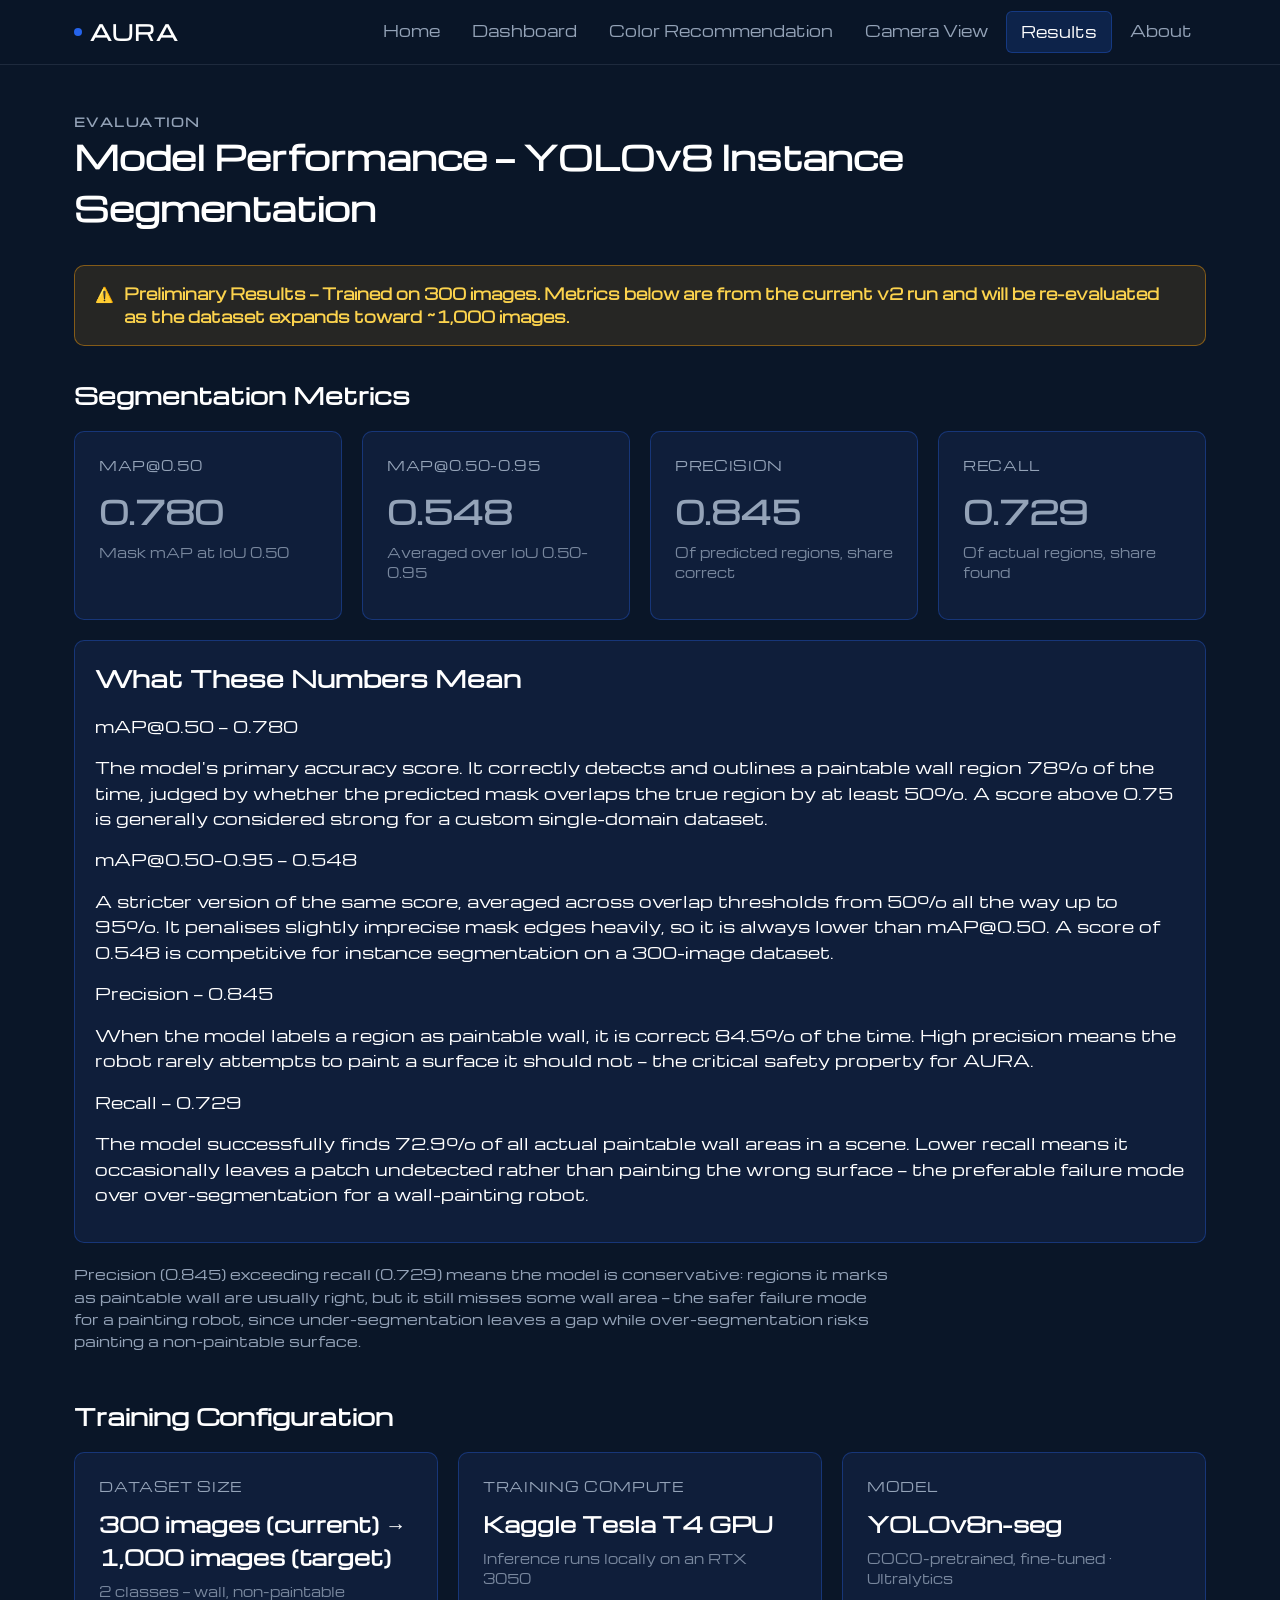
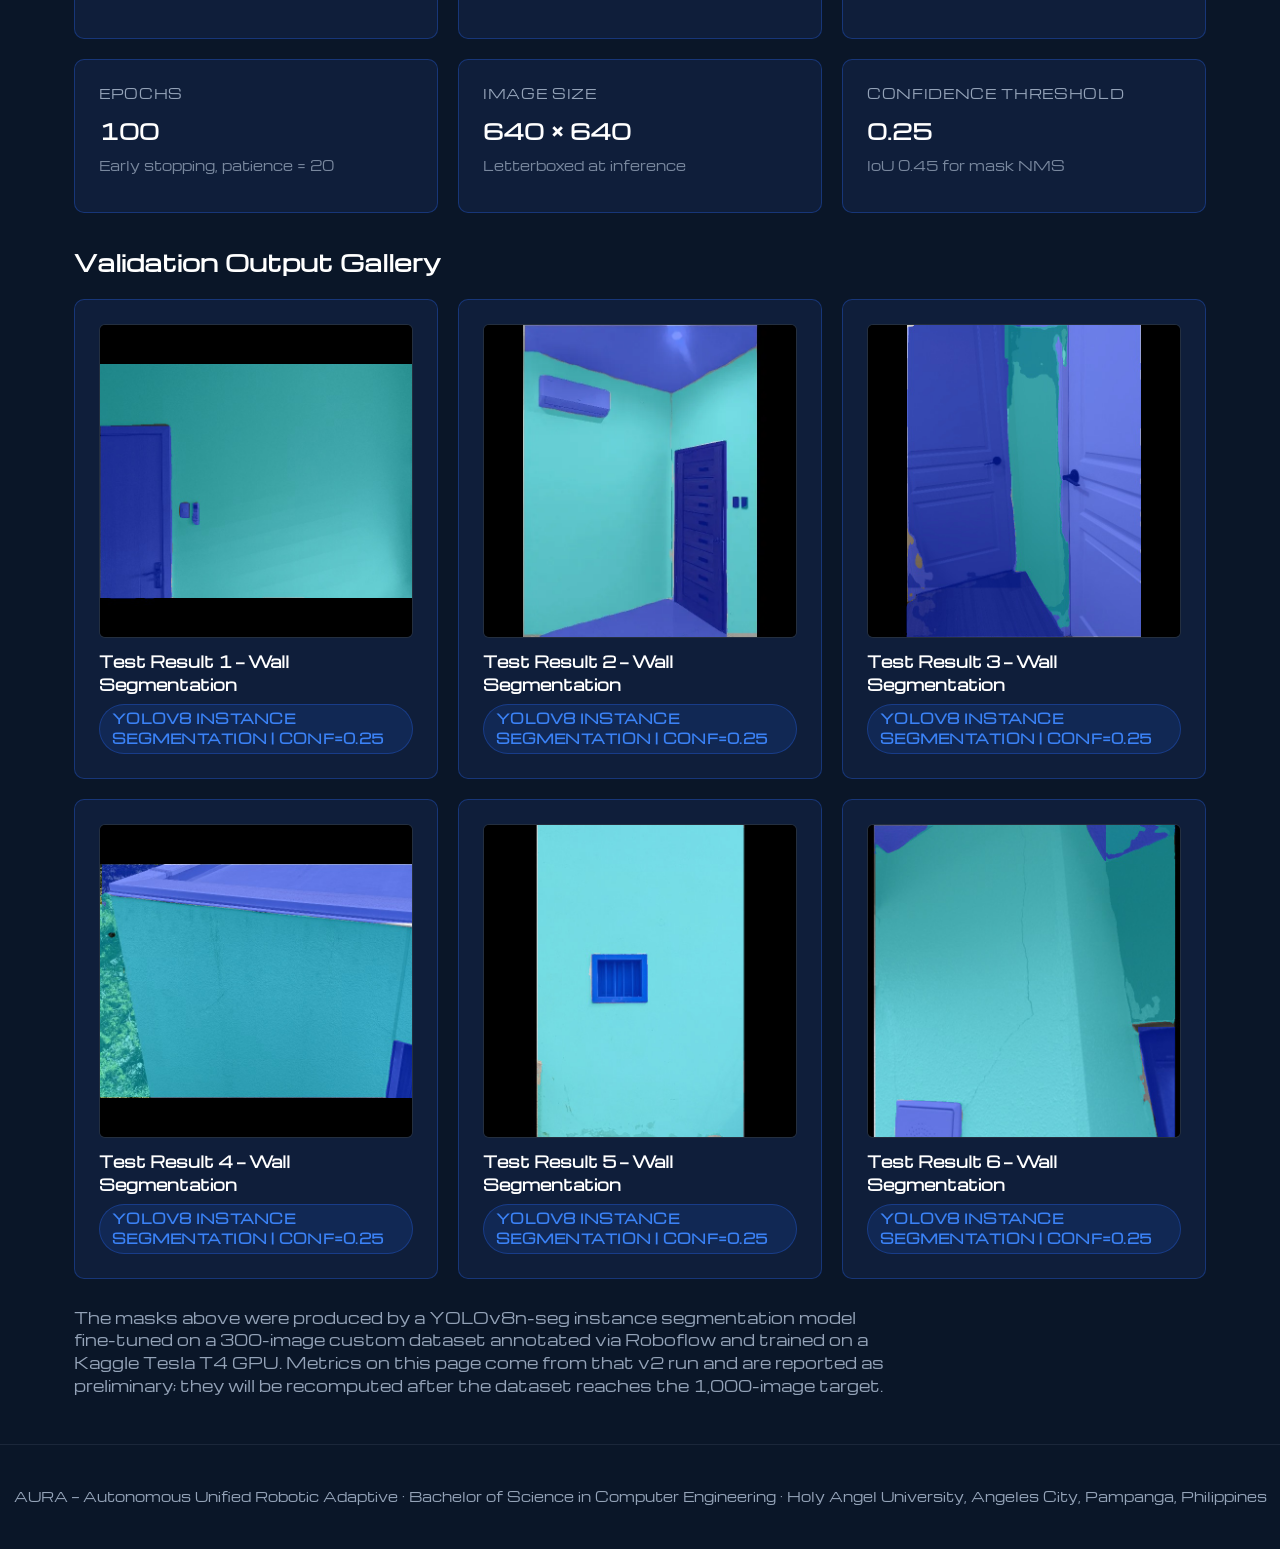
<file: website/results.html>
<!doctype html>
<html lang="en">
<head>
  <meta charset="UTF-8" />
  <meta name="viewport" content="width=device-width, initial-scale=1.0" />
  <title>Results — AURA</title>
  <link rel="stylesheet" href="style.css" />
  <style>
    /* The exported validation frames are square (640x640, the training imgsz).
       The shared .gallery-card rule crops to 4/3 with object-fit: cover, which
       would slice the top and bottom off every mask. Show them whole instead. */
    .gallery-card img {
      aspect-ratio: 1 / 1;
      object-fit: contain;
    }
  </style>
</head>
<body data-page="results">

  <div id="navbar"></div>

  <main>
    <div class="container">
      <div class="page-header">
        <p class="eyebrow">Evaluation</p>
        <h1>Model Performance — YOLOv8 Instance Segmentation</h1>
      </div>

      <div class="notice-banner" style="margin-bottom: 32px;">
        <span>⚠️</span>
        <span>Preliminary Results — Trained on 300 images. Metrics below are from the current v2 run and will be re-evaluated as the dataset expands toward ~1,000 images.</span>
      </div>

      <section class="section" style="padding-top: 0;">
        <h2 class="section-title">Segmentation Metrics</h2>
        <div class="grid grid-4">
          <div class="card metric-card">
            <p class="metric-label">mAP@0.50</p>
            <p class="metric-value">0.780</p>
            <p class="metric-note" style="font-style: normal;">Mask mAP at IoU 0.50</p>
          </div>
          <div class="card metric-card">
            <p class="metric-label">mAP@0.50–0.95</p>
            <p class="metric-value">0.548</p>
            <p class="metric-note" style="font-style: normal;">Averaged over IoU 0.50–0.95</p>
          </div>
          <div class="card metric-card">
            <p class="metric-label">Precision</p>
            <p class="metric-value">0.845</p>
            <p class="metric-note" style="font-style: normal;">Of predicted regions, share correct</p>
          </div>
          <div class="card metric-card">
            <p class="metric-label">Recall</p>
            <p class="metric-value">0.729</p>
            <p class="metric-note" style="font-style: normal;">Of actual regions, share found</p>
          </div>
        </div>

        <div class="card" style="margin-top: 20px; padding: 20px;">
          <h3 class="section-title" style="margin-bottom: 16px;">What These Numbers Mean</h3>

          <p class="metric-label">mAP@0.50 — 0.780</p>
          <p style="margin-top: 4px; margin-bottom: 16px;">
            The model's primary accuracy score. It correctly detects and outlines a paintable wall region 78% of
            the time, judged by whether the predicted mask overlaps the true region by at least 50%. A score above
            0.75 is generally considered strong for a custom single-domain dataset.
          </p>

          <p class="metric-label">mAP@0.50–0.95 — 0.548</p>
          <p style="margin-top: 4px; margin-bottom: 16px;">
            A stricter version of the same score, averaged across overlap thresholds from 50% all the way up to
            95%. It penalises slightly imprecise mask edges heavily, so it is always lower than mAP@0.50. A score
            of 0.548 is competitive for instance segmentation on a 300-image dataset.
          </p>

          <p class="metric-label">Precision — 0.845</p>
          <p style="margin-top: 4px; margin-bottom: 16px;">
            When the model labels a region as paintable wall, it is correct 84.5% of the time. High precision
            means the robot rarely attempts to paint a surface it should not — the critical safety property for
            AURA.
          </p>

          <p class="metric-label">Recall — 0.729</p>
          <p style="margin-top: 4px;">
            The model successfully finds 72.9% of all actual paintable wall areas in a scene. Lower recall means
            it occasionally leaves a patch undetected rather than painting the wrong surface — the preferable
            failure mode over over-segmentation for a wall-painting robot.
          </p>
        </div>

        <p class="abstract-text" style="margin-top: 20px; font-size: 0.88rem;">
          Precision (0.845) exceeding recall (0.729) means the model is conservative: regions it marks as
          paintable wall are usually right, but it still misses some wall area — the safer failure mode for a
          painting robot, since under-segmentation leaves a gap while over-segmentation risks painting a
          non-paintable surface.
        </p>
      </section>

      <section class="section" style="padding-top: 0;">
        <h2 class="section-title">Training Configuration</h2>
        <div class="grid grid-3">
          <div class="card metric-card">
            <p class="metric-label">Dataset Size</p>
            <p class="metric-value" style="font-size: 1.3rem; color: var(--text);">300 images (current) → 1,000 images (target)</p>
            <p class="metric-note" style="font-style: normal;">2 classes — wall, non-paintable</p>
          </div>
          <div class="card metric-card">
            <p class="metric-label">Training Compute</p>
            <p class="metric-value" style="font-size: 1.3rem; color: var(--text);">Kaggle Tesla T4 GPU</p>
            <p class="metric-note" style="font-style: normal;">Inference runs locally on an RTX 3050</p>
          </div>
          <div class="card metric-card">
            <p class="metric-label">Model</p>
            <p class="metric-value" style="font-size: 1.3rem; color: var(--text);">YOLOv8n-seg</p>
            <p class="metric-note" style="font-style: normal;">COCO-pretrained, fine-tuned · Ultralytics</p>
          </div>
          <div class="card metric-card">
            <p class="metric-label">Epochs</p>
            <p class="metric-value" style="font-size: 1.3rem; color: var(--text);">100</p>
            <p class="metric-note" style="font-style: normal;">Early stopping, patience = 20</p>
          </div>
          <div class="card metric-card">
            <p class="metric-label">Image Size</p>
            <p class="metric-value" style="font-size: 1.3rem; color: var(--text);">640 × 640</p>
            <p class="metric-note" style="font-style: normal;">Letterboxed at inference</p>
          </div>
          <div class="card metric-card">
            <p class="metric-label">Confidence Threshold</p>
            <p class="metric-value" style="font-size: 1.3rem; color: var(--text);">0.25</p>
            <p class="metric-note" style="font-style: normal;">IoU 0.45 for mask NMS</p>
          </div>
        </div>
      </section>

      <section class="section" style="padding-top: 0;">
        <h2 class="section-title">Validation Output Gallery</h2>
        <div class="grid grid-3">
          <div class="card gallery-card">
            <img src="assets/test_result_1.jpg" alt="Test Result 1 — wall segmentation mask overlay" loading="lazy" />
            <p class="gallery-caption">Test Result 1 — Wall Segmentation</p>
            <span class="badge badge-info">YOLOv8 Instance Segmentation | conf=0.25</span>
          </div>
          <div class="card gallery-card">
            <img src="assets/test_result_2.jpg" alt="Test Result 2 — wall segmentation mask overlay" loading="lazy" />
            <p class="gallery-caption">Test Result 2 — Wall Segmentation</p>
            <span class="badge badge-info">YOLOv8 Instance Segmentation | conf=0.25</span>
          </div>
          <div class="card gallery-card">
            <img src="assets/test_result_3.jpg" alt="Test Result 3 — wall segmentation mask overlay" loading="lazy" />
            <p class="gallery-caption">Test Result 3 — Wall Segmentation</p>
            <span class="badge badge-info">YOLOv8 Instance Segmentation | conf=0.25</span>
          </div>
          <div class="card gallery-card">
            <img src="assets/test_result_4.jpg" alt="Test Result 4 — wall segmentation mask overlay" loading="lazy" />
            <p class="gallery-caption">Test Result 4 — Wall Segmentation</p>
            <span class="badge badge-info">YOLOv8 Instance Segmentation | conf=0.25</span>
          </div>
          <div class="card gallery-card">
            <img src="assets/test_result_5.jpg" alt="Test Result 5 — wall segmentation mask overlay" loading="lazy" />
            <p class="gallery-caption">Test Result 5 — Wall Segmentation</p>
            <span class="badge badge-info">YOLOv8 Instance Segmentation | conf=0.25</span>
          </div>
          <div class="card gallery-card">
            <img src="assets/test_result_6.jpg" alt="Test Result 6 — wall segmentation mask overlay" loading="lazy" />
            <p class="gallery-caption">Test Result 6 — Wall Segmentation</p>
            <span class="badge badge-info">YOLOv8 Instance Segmentation | conf=0.25</span>
          </div>
        </div>
        <p class="abstract-text" style="margin-top: 28px; font-size: 0.9rem;">
          The masks above were produced by a YOLOv8n-seg instance segmentation model fine-tuned on a
          300-image custom dataset annotated via Roboflow and trained on a Kaggle Tesla T4 GPU. Metrics on
          this page come from that v2 run and are reported as preliminary; they will be recomputed after the
          dataset reaches the 1,000-image target.
        </p>
      </section>
    </div>
  </main>

  <div id="footer"></div>

  <script src="nav.js"></script>
</body>
</html>
</file>
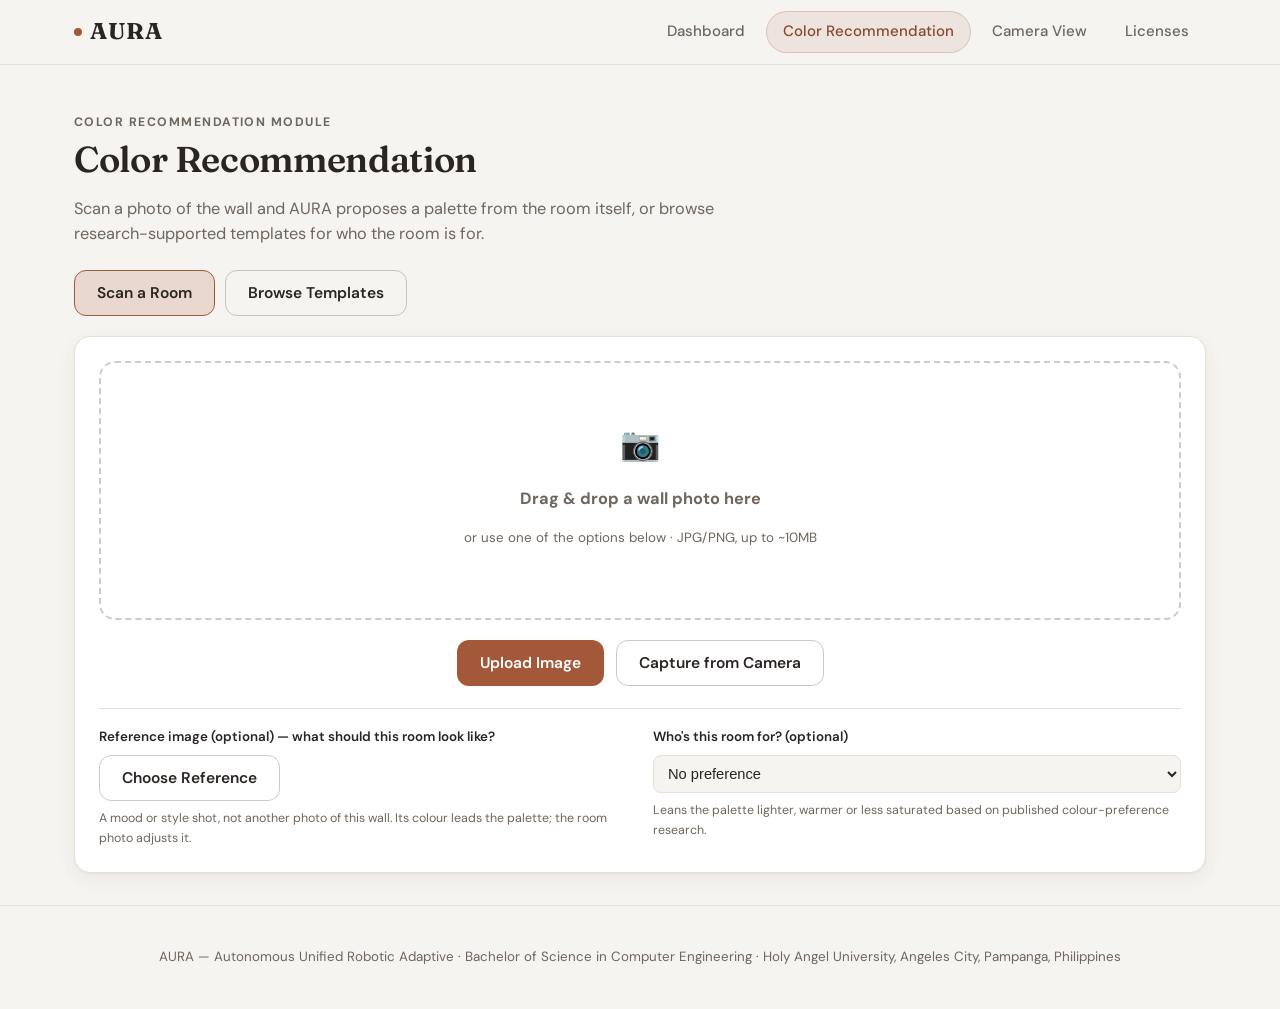
<file: desktop/ui/color-recommendation.html>
<!doctype html>
<html lang="en">
<head>
  <meta charset="UTF-8" />
  <meta name="viewport" content="width=device-width, initial-scale=1.0" />
  <title>Color Recommendation — AURA</title>
  <link rel="stylesheet" href="style.css" />
  <style>
    /* Manual neutral fallbacks, held visually apart from the generated palette
       so it stays obvious which suggestions came from the model. */
    .neutral-section {
      margin-top: 24px;
      padding-top: 20px;
      border-top: 1px solid rgba(120, 104, 88, 0.22);
    }

    .neutral-prompt {
      font-size: 0.86rem;
      color: var(--text-secondary);
      margin-bottom: 12px;
      font-style: italic;
    }

    /* The stock swatch has no border, so #FFFFFF vanishes against a light card
       and #1C1C1C against a dark one. Ring every neutral swatch instead. */
    #neutral-row .swatch {
      border: 1px solid rgba(120, 104, 88, 0.45);
    }

    /* ---------------- Optional tuning inputs ----------------
       The reference image and the "who is this room for?" dropdown both only
       tune the palette; the room photo above is what actually drives wall
       detection. Held below the main upload, on a quieter divider and at a
       smaller type scale, so the required input keeps visual priority. */

    .tuning-section {
      margin-top: 22px;
      padding-top: 18px;
      border-top: 1px solid rgba(120, 104, 88, 0.22);
      display: flex;
      gap: 26px;
      flex-wrap: wrap;
    }

    .tuning-field {
      flex: 1 1 260px;
      min-width: 240px;
    }

    .tuning-label {
      display: block;
      font-size: 0.82rem;
      font-weight: 600;
      color: var(--text);
      margin-bottom: 8px;
    }

    .tuning-hint {
      font-size: 0.76rem;
      color: var(--text-secondary);
      margin: 8px 0 0;
    }

    .reference-picker {
      display: flex;
      align-items: center;
      gap: 12px;
      flex-wrap: wrap;
    }

    #reference-thumb {
      width: 54px;
      height: 54px;
      object-fit: cover;
      border-radius: 8px;
      box-shadow: 0 0 0 1px var(--panel-border);
    }

    .tuning-select {
      width: 100%;
      padding: 9px 10px;
      border-radius: 8px;
      border: 1px solid var(--panel-border);
      background: var(--bg);
      color: var(--text);
      font-size: 0.9rem;
      cursor: pointer;
    }

    .tuning-select:focus {
      outline: none;
      border-color: var(--accent);
      box-shadow: 0 0 0 3px rgba(164, 88, 58, 0.25);
    }

    /* A plain text button — "Remove" is a correction, not an action worth
       competing with the two real upload buttons above it. */
    .link-btn {
      background: none;
      border: none;
      padding: 0;
      color: var(--text-secondary);
      font-size: 0.78rem;
      text-decoration: underline;
      cursor: pointer;
    }

    .link-btn:hover { color: var(--text); }

    /* ---------------- Custom colour picker ---------------- */

    .custom-section {
      margin-top: 26px;
      padding-top: 20px;
      border-top: 1px solid rgba(120, 104, 88, 0.22);
    }

    .custom-prompt {
      font-size: 0.86rem;
      color: var(--text-secondary);
      margin-bottom: 16px;
      font-style: italic;
    }

    /* Now living in the half-width preview column, so it has to stay narrow —
       the wheel and controls still sit side by side above ~420px. */
    .custom-picker {
      display: flex;
      gap: 20px;
      align-items: center;
      flex-wrap: wrap;
    }

    .custom-wheel-wrap {
      display: flex;
      flex-direction: column;
      gap: 10px;
      align-items: center;
    }

    #color-wheel {
      width: 150px;
      height: 150px;
      border-radius: 50%;
      cursor: crosshair;
      background: var(--panel);
      box-shadow: 0 0 0 1px var(--panel-border), 0 6px 18px rgba(60, 45, 30, 0.15);
      touch-action: none; /* let us handle drags without the page scrolling */
    }

    #wheel-lightness {
      width: 150px;
      accent-color: var(--accent);
      cursor: pointer;
    }

    .custom-controls {
      display: flex;
      flex-direction: column;
      gap: 12px;
      min-width: 168px;
    }

    .custom-row {
      display: flex;
      align-items: center;
      gap: 12px;
    }

    /* Strip the native chrome so the input reads as a circular swatch rather
       than the default grey browser button. */
    #custom-color-input {
      width: 52px;
      height: 52px;
      padding: 0;
      border: none;
      border-radius: 50%;
      background: none;
      cursor: pointer;
      box-shadow: 0 0 0 2px var(--panel-border), 0 4px 12px rgba(60, 45, 30, 0.15);
      transition: box-shadow 0.15s ease;
    }

    #custom-color-input:hover {
      box-shadow: 0 0 0 2px var(--accent), 0 4px 14px rgba(164, 88, 58, 0.45);
    }

    #custom-color-input::-webkit-color-swatch-wrapper { padding: 0; }
    #custom-color-input::-webkit-color-swatch { border: none; border-radius: 50%; }
    #custom-color-input::-moz-color-swatch { border: none; border-radius: 50%; }

    .custom-hex {
      width: 108px;
      padding: 9px 10px;
      border-radius: 8px;
      border: 1px solid var(--panel-border);
      background: var(--bg);
      color: var(--text);
      font-family: ui-monospace, "Cascadia Code", Consolas, monospace;
      font-size: 0.92rem;
      letter-spacing: 0.04em;
      text-transform: uppercase;
    }

    .custom-hex:focus {
      outline: none;
      border-color: var(--accent);
      box-shadow: 0 0 0 3px rgba(164, 88, 58, 0.25);
    }

    .custom-hex.is-invalid {
      border-color: #B91C1C;
      box-shadow: 0 0 0 3px rgba(239, 68, 68, 0.22);
    }

    #custom-apply { align-self: flex-start; }

    .custom-hint {
      font-size: 0.78rem;
      color: var(--text-secondary);
      margin: 0;
    }

    /* ------------------------------------------------------------------ */
    /* Demographic templates (desktop app). Swatches sit on a neutral grey */
    /* mat so the page around them does not shift how they look.          */
    /* ------------------------------------------------------------------ */
    body.is-templates #upload-section,
    body.is-templates #compare-section,
    body.is-templates #recommendation-section { display: none !important; }
    body:not(.is-templates) #templates-section { display: none; }

    .template-tabs { display: flex; flex-wrap: wrap; gap: 8px; margin: 10px 0 22px; }
    .template-tabs .btn { padding: 8px 14px; font-size: 0.85rem; }

    .template-head { display: flex; flex-wrap: wrap; align-items: baseline; gap: 10px 14px; }
    .template-head h2 { margin: 0; font-size: 1.5rem; }
    .template-audience { color: var(--text-secondary); font-size: 0.9rem; }
    .template-summary { margin: 8px 0 18px; color: var(--text-secondary); }

    .template-mat {
      background: #D6D6D3;            /* neutral grey, about N 8.5 — no tint */
      border-radius: 14px;
      padding: 18px;
      display: grid;
      grid-template-columns: repeat(5, minmax(0, 1fr));
      gap: 14px;
    }
    .template-swatch { display: flex; flex-direction: column; gap: 6px; color: #1F1F1F; }
    .template-swatch .chip {
      height: 96px;
      border-radius: 10px;
      border: 1px solid rgba(0, 0, 0, 0.08);
    }
    .template-swatch .sw-name { font-weight: 700; font-size: 0.88rem; }
    .template-swatch .sw-meta { font-size: 0.74rem; color: #4A4A4A; }
    .template-swatch .sw-hex { font-family: ui-monospace, Consolas, monospace; }

    .template-why { margin: 18px 0 0; padding: 0; list-style: none; display: grid; gap: 8px; }
    .template-why li { font-size: 0.86rem; color: var(--text-secondary); }
    .template-why .dot {
      display: inline-block; width: 10px; height: 10px; border-radius: 50%;
      margin-right: 8px; vertical-align: middle; border: 1px solid rgba(0, 0, 0, 0.12);
    }
    .template-why strong { color: var(--text); }
    .template-why .src { opacity: 0.8; }

    .template-photos { display: grid; grid-template-columns: repeat(2, minmax(0, 1fr)); gap: 16px; margin-top: 24px; }
    .template-photos figure { margin: 0; }
    .template-photos img { width: 100%; aspect-ratio: 4 / 3; object-fit: cover; border-radius: 10px; display: block; }
    .template-photos figcaption { font-size: 0.8rem; color: var(--text-secondary); margin-top: 6px; line-height: 1.45; }
    .template-photos .credit { display: block; font-size: 0.72rem; opacity: 0.85; }
    .template-photos a { color: inherit; }

    .template-caveats { margin: 20px 0 0; padding-left: 18px; font-size: 0.84rem; color: var(--text-secondary); }
    .template-sources { margin-top: 18px; font-size: 0.82rem; color: var(--text-secondary); }
    .template-sources summary { cursor: pointer; color: var(--text); }
    .template-sources li { margin: 6px 0; }
    .template-sources a { color: inherit; }
    .template-disclaimer { margin-top: 18px; font-size: 0.8rem; color: var(--text-secondary); }

    @media (max-width: 900px) {
      .template-mat { grid-template-columns: repeat(2, minmax(0, 1fr)); }
      .template-photos { grid-template-columns: 1fr; }
    }
  </style>
</head>
<body data-page="color-recommendation">

  <div id="navbar"></div>

  <main>
    <div class="container">
      <div class="page-header">
        <p class="eyebrow">Color Recommendation Module</p>
        <h1>Color Recommendation</h1>
        <p>Scan a photo of the wall and AURA proposes a palette from the room itself, or browse research-supported templates for who the room is for.</p>
      </div>

      <div class="mode-tabs">
        <button class="btn btn-secondary is-active" id="mode-scan" type="button">Scan a Room</button>
        <button class="btn btn-secondary" id="mode-templates" type="button">Browse Templates</button>
      </div>

      <section class="section" style="padding-top: 0;" id="upload-section">
        <div class="card">
          <div class="drop-zone" id="drop-zone">
            <div class="drop-icon">📷</div>
            <p><strong>Drag &amp; drop a wall photo here</strong></p>
            <p class="drop-hint">or use one of the options below &middot; JPG/PNG, up to ~10MB</p>
          </div>
          <div class="btn-row" style="margin-top: 20px; justify-content: center;">
            <button class="btn btn-primary" id="upload-btn">Upload Image</button>
            <button class="btn btn-secondary" id="camera-btn">Capture from Camera</button>
          </div>
          <input type="file" id="file-input" accept="image/*" style="display: none;" />

          <!-- Optional inputs. Both are palette-only: the room photo above is
               the one that gets segmented, and neither of these is ever
               required for a recommendation. -->
          <div class="tuning-section">
            <div class="tuning-field">
              <span class="tuning-label" id="reference-label">Reference image (optional) — what should this room look like?</span>
              <div class="reference-picker">
                <img id="reference-thumb" alt="Chosen reference image" style="display: none;" />
                <!-- The label is a span, not a <label>: it names a button that
                     opens a hidden file input, so it is described by, not
                     bound to, the control. -->
                <button class="btn btn-secondary" id="reference-btn" type="button"
                        aria-describedby="reference-label reference-hint">Choose Reference</button>
                <button class="link-btn" id="reference-clear" type="button" style="display: none;">Remove</button>
              </div>
              <!-- No percentage quoted here on purpose: the exact blend weight
                   lives in the backend (REFERENCE_SEED_WEIGHT) and is reported
                   per-response, so the only place this page states a number is
                   where it is describing a result it actually received. -->
              <p class="tuning-hint" id="reference-hint">A mood or style shot, not another photo of this wall. Its colour leads the palette; the room photo adjusts it.</p>
              <input type="file" id="reference-input" accept="image/*" style="display: none;" />
            </div>

            <div class="tuning-field">
              <label class="tuning-label" for="category-select">Who's this room for? (optional)</label>
              <select class="tuning-select" id="category-select" aria-describedby="category-hint">
                <option value="none" selected>No preference</option>
                <option value="child_boy">Child (boy)</option>
                <option value="child_girl">Child (girl)</option>
                <option value="teen">Teen</option>
                <option value="adult_man">Adult — man</option>
                <option value="adult_woman">Adult — woman</option>
                <option value="elderly">Elderly</option>
              </select>
              <p class="tuning-hint" id="category-hint">Leans the palette lighter, warmer or less saturated based on published colour-preference research.</p>
            </div>
          </div>

          <div class="inference-status" id="inference-status" style="display: none;">
            <span class="pulse-dot" id="status-dot"></span>
            <span id="status-text">Running YOLOv8 segmentation…</span>
          </div>
        </div>
      </section>

      <!-- Demographic templates: a second way in, alongside the scan above.
           Data and photo credits come from GET /api/color-templates
           (backend/color_templates.py). -->
      <section class="section" style="padding-top: 0;" id="templates-section">
        <div class="card">
          <span class="tuning-label">Who is the room for?</span>
          <div class="template-tabs" id="template-tabs" role="tablist" aria-label="Occupant group"></div>
          <div id="template-body"><p class="tuning-hint">Loading templates…</p></div>
        </div>
      </section>

      <section class="section" style="padding-top: 0; display: none;" id="compare-section">
        <h2 class="section-title">Detected Wall Region</h2>
        <div class="grid grid-2">
          <div>
            <div class="compare-panel">
              <img id="original-img" alt="Uploaded wall photo" />
            </div>
            <p class="compare-caption">Original — uploaded reference photo</p>
          </div>
          <div>
            <div class="compare-panel">
              <img id="masked-img" alt="Segmentation mask overlay" />
            </div>
            <p class="compare-caption" id="masked-caption">Segmentation mask — YOLOv8 instance segmentation</p>
          </div>
        </div>

        <div class="card" style="margin-top: 22px;">
          <p class="status-label">Detection Results</p>
          <div class="detection-summary" id="detection-summary"></div>
          <div class="detection-list" id="detection-list"></div>
          <p class="demo-note" id="inference-meta"></p>
        </div>
      </section>

      <section class="section" style="padding-top: 0; display: none;" id="recommendation-section">
        <h2 class="section-title">Recommended Palette</h2>
        <div class="card">
          <div class="grid grid-2" style="align-items: start;">
            <div>
              <div class="compare-panel">
                <canvas id="tint-canvas"></canvas>
              </div>
              <p class="compare-caption" id="tint-caption">Preview — recommended color applied to the detected wall region</p>

              <!-- Sits directly under the preview so picking a colour and seeing
                   it on the wall stay in one glance, no scrolling. Also fills the
                   dead space this column had — the grid row is sized by the
                   taller palette column on the right.
                   The wheel is drawn on a canvas rather than pulled from a CDN so
                   the page keeps working with no internet. -->
              <div class="custom-section">
                <p class="status-label">Custom Color</p>
                <p class="custom-prompt">Choose any color manually</p>

                <div class="custom-picker">
                  <div class="custom-wheel-wrap">
                    <canvas id="color-wheel" width="150" height="150"
                            aria-label="Color wheel — click or drag to choose a hue and saturation"></canvas>
                    <input type="range" id="wheel-lightness" min="0" max="100" value="80"
                           aria-label="Lightness" />
                  </div>

                  <div class="custom-controls">
                    <div class="custom-row">
                      <!-- This input IS the current-colour swatch: its fill shows
                           the live value, and clicking it opens the system picker. -->
                      <input type="color" id="custom-color-input" value="#6B7FD4"
                             title="Current color — click to open the system picker" />
                      <input type="text" id="custom-hex" class="custom-hex"
                             value="#6B7FD4" maxlength="7" spellcheck="false"
                             aria-label="Hex colour value" />
                    </div>
                    <button class="btn btn-primary" id="custom-apply">Apply to Wall</button>
                    <p class="custom-hint" id="custom-hint">Pick from the wheel, the swatch, or type a hex code.</p>
                  </div>
                </div>
              </div>
            </div>

            <div>
              <div class="color-primary">
                <div class="color-chip-large" id="primary-chip" style="background: #D8D0C4;"></div>
                <div>
                  <p class="color-primary-label" id="primary-label">Awaiting analysis…</p>
                  <p class="color-primary-desc" id="primary-desc">Upload a photo to generate a palette from the room's own colours.</p>
                </div>
              </div>

              <p class="status-label" style="margin-top: 26px;">Alternative Palette</p>
              <div class="palette-row" id="palette-row"></div>

              <p class="status-sub" id="context-note" style="margin-top: 16px;"></p>

              <!-- Manual fallbacks. Hardcoded in the markup rather than rendered
                   from the API response on purpose: these must stay available
                   even when the recommendation request fails, which is exactly
                   when a user most needs a fallback. -->
              <div class="neutral-section">
                <p class="neutral-prompt">Not feeling the recommendations? Choose a neutral instead.</p>
                <p class="status-label">Neutral Options</p>
                <div class="palette-row" id="neutral-row">
                  <button class="palette-chip" data-color="#FFFFFF" data-name="Pure White" data-note="Fixed neutral — not an AI suggestion." data-recommended="0" title="#FFFFFF">
                    <span class="swatch" style="background: #FFFFFF;"></span>
                    <span class="name">Pure White</span>
                  </button>
                  <button class="palette-chip" data-color="#F5F5F0" data-name="Off White" data-note="Fixed neutral — not an AI suggestion." data-recommended="0" title="#F5F5F0">
                    <span class="swatch" style="background: #F5F5F0;"></span>
                    <span class="name">Off White</span>
                  </button>
                  <button class="palette-chip" data-color="#D3D3D3" data-name="Light Gray" data-note="Fixed neutral — not an AI suggestion." data-recommended="0" title="#D3D3D3">
                    <span class="swatch" style="background: #D3D3D3;"></span>
                    <span class="name">Light Gray</span>
                  </button>
                  <button class="palette-chip" data-color="#9E9E9E" data-name="Medium Gray" data-note="Fixed neutral — not an AI suggestion." data-recommended="0" title="#9E9E9E">
                    <span class="swatch" style="background: #9E9E9E;"></span>
                    <span class="name">Medium Gray</span>
                  </button>
                  <button class="palette-chip" data-color="#4A4A4A" data-name="Charcoal" data-note="Fixed neutral — not an AI suggestion." data-recommended="0" title="#4A4A4A">
                    <span class="swatch" style="background: #4A4A4A;"></span>
                    <span class="name">Charcoal</span>
                  </button>
                  <button class="palette-chip" data-color="#1C1C1C" data-name="Matte Black" data-note="Fixed neutral — not an AI suggestion." data-recommended="0" title="#1C1C1C">
                    <span class="swatch" style="background: #1C1C1C;"></span>
                    <span class="name">Matte Black</span>
                  </button>
                </div>
              </div>
            </div>
          </div>


          <p class="demo-note">Wall region from YOLOv8 instance segmentation &middot; palette derived from the room's dominant colours by k-means clustering + colour-wheel relationships</p>
        </div>
      </section>
    </div>
  </main>

  <div id="footer"></div>

  <script src="nav.js"></script>
  <script>
    (function () {
      var dropZone = document.getElementById("drop-zone");
      var uploadBtn = document.getElementById("upload-btn");
      var cameraBtn = document.getElementById("camera-btn");
      var fileInput = document.getElementById("file-input");
      var compareSection = document.getElementById("compare-section");
      var recommendationSection = document.getElementById("recommendation-section");
      var originalImg = document.getElementById("original-img");
      var maskedImg = document.getElementById("masked-img");
      var maskedCaption = document.getElementById("masked-caption");
      var canvas = document.getElementById("tint-canvas");
      var ctx = canvas.getContext("2d");
      var paletteRow = document.getElementById("palette-row");
      var statusBox = document.getElementById("inference-status");
      var statusText = document.getElementById("status-text");
      var statusDot = document.getElementById("status-dot");
      var detectionSummary = document.getElementById("detection-summary");
      var detectionList = document.getElementById("detection-list");
      var inferenceMeta = document.getElementById("inference-meta");
      var tintCaption = document.getElementById("tint-caption");
      var primaryChip = document.getElementById("primary-chip");
      var primaryLabel = document.getElementById("primary-label");
      var primaryDesc = document.getElementById("primary-desc");
      var contextNote = document.getElementById("context-note");
      var referenceBtn = document.getElementById("reference-btn");
      var referenceInput = document.getElementById("reference-input");
      var referenceThumb = document.getElementById("reference-thumb");
      var referenceClear = document.getElementById("reference-clear");
      var referenceHint = document.getElementById("reference-hint");
      var categorySelect = document.getElementById("category-select");

      var loadedImage = null;
      /* Neutral placeholder until the backend returns a real palette — the page
         must never imply a recommendation it has not actually computed. */
      var currentColor = "#D8D0C4";
      var currentColorName = "—";
      var recommendation = null;

      /* Normalized (0-1) wall polygons returned by the backend. Empty means we
         have no mask, in which case the preview tints the whole frame and the
         caption says so rather than implying a detection happened. */
      var wallPolygons = [];

      /* The optional reference image, plus the last room frame we sent. The
         room frame is kept so changing a tuning input can re-run the palette on
         the same photo — a stale palette sitting under a dropdown the user just
         moved reads as the control being broken. */
      var referenceFile = null;
      var referenceObjectUrl = null;
      var lastRoomBlob = null;
      var lastRoomFilename = null;

      /* Category key -> the phrase used when telling the user what was applied.
         Mirrors CATEGORY_BIAS in backend/color_recommender.py. */
      var CATEGORY_PHRASES = {
        child_boy: "a boy's room",
        child_girl: "a girl's room",
        teen: "a teenager's room",
        adult_man: "an adult man's room",
        adult_woman: "an adult woman's room",
        elderly: "an elderly resident's room"
      };

      /* ------------------------------------------------------------------ */
      /* Status line                                                         */
      /* ------------------------------------------------------------------ */

      function setStatus(message, state) {
        statusBox.style.display = "flex";
        statusText.textContent = message;
        statusDot.style.display = state === "busy" ? "inline-block" : "none";
        statusBox.className = "inference-status" + (state === "error" ? " is-error" : "");
      }

      function clearStatus() {
        statusBox.style.display = "none";
      }

      /* ------------------------------------------------------------------ */
      /* Input handling                                                      */
      /* ------------------------------------------------------------------ */

      uploadBtn.addEventListener("click", function () {
        fileInput.click();
      });

      dropZone.addEventListener("click", function () {
        fileInput.click();
      });

      dropZone.addEventListener("dragover", function (e) {
        e.preventDefault();
        dropZone.classList.add("is-dragover");
      });

      dropZone.addEventListener("dragleave", function () {
        dropZone.classList.remove("is-dragover");
      });

      dropZone.addEventListener("drop", function (e) {
        e.preventDefault();
        dropZone.classList.remove("is-dragover");
        if (e.dataTransfer.files && e.dataTransfer.files[0]) {
          handleFile(e.dataTransfer.files[0]);
        }
      });

      fileInput.addEventListener("change", function () {
        if (fileInput.files && fileInput.files[0]) {
          handleFile(fileInput.files[0]);
        }
        fileInput.value = ""; // allow re-selecting the same file
      });

      /* ---- Optional reference image ---- */

      referenceBtn.addEventListener("click", function () {
        referenceInput.click();
      });

      referenceInput.addEventListener("change", function () {
        var file = referenceInput.files && referenceInput.files[0];
        referenceInput.value = ""; // allow re-selecting the same file
        if (!file) return;
        if (!file.type || file.type.indexOf("image/") !== 0) {
          window.AURA.showToast("Please choose an image file (JPG or PNG).");
          return;
        }
        setReference(file);
      });

      referenceClear.addEventListener("click", function () {
        setReference(null);
      });

      function setReference(file) {
        // Object URLs are held by the document until revoked; drop the previous
        // one on every swap so repeated picking does not leak the whole session.
        if (referenceObjectUrl) {
          URL.revokeObjectURL(referenceObjectUrl);
          referenceObjectUrl = null;
        }

        referenceFile = file || null;

        if (referenceFile) {
          referenceObjectUrl = URL.createObjectURL(referenceFile);
          referenceThumb.src = referenceObjectUrl;
          referenceThumb.style.display = "block";
          referenceClear.style.display = "inline";
          referenceBtn.textContent = "Change Reference";
          referenceHint.textContent =
            "Using " + referenceFile.name + " — its colour will lead the palette.";
        } else {
          referenceThumb.removeAttribute("src");
          referenceThumb.style.display = "none";
          referenceClear.style.display = "none";
          referenceBtn.textContent = "Choose Reference";
          referenceHint.textContent =
            "A mood or style shot, not another photo of this wall. Its colour " +
            "leads the palette; the room photo adjusts it.";
        }

        refreshRecommendations();
      }

      categorySelect.addEventListener("change", refreshRecommendations);

      /* Re-derive the palette from the room photo already on screen. No-op
         before the first upload — these inputs are meant to be set either
         before or after choosing a photo, and neither order should surprise. */
      function refreshRecommendations() {
        if (!lastRoomBlob) return;
        setStatus("Updating the palette…", "busy");
        requestRecommendations(lastRoomBlob, lastRoomFilename).then(function (ok) {
          if (!ok) {
            setStatus("Could not update the palette. The previous suggestion no longer applies.", "error");
            return;
          }
          setStatus("Palette updated.", "ok");
          setTimeout(clearStatus, 2500);
        });
      }

      /* Grab a single still off the robot's webcam and segment it server-side. */
      cameraBtn.addEventListener("click", function () {
        setStatus("Capturing a frame from the camera…", "busy");
        window.AURA.apiFetch("/api/capture", { timeoutMs: 30000 })
          .then(function (data) {
            if (!data.success) throw new Error(data.error || "Capture failed.");
            applySegmentation(data);
            // No File here — rebuild one from the frame the backend returned.
            requestRecommendations(
              base64ToBlob(data.original || data.original_image),
              "camera.jpg"
            );
          })
          .catch(function (err) {
            setStatus(err.message, "error");
            window.AURA.showToast(err.message);
          });
      });

      function handleFile(file) {
        if (!file.type || file.type.indexOf("image/") !== 0) {
          window.AURA.showToast("Please choose an image file (JPG or PNG).");
          return;
        }

        // Show the local preview straight away so the UI responds instantly,
        // then replace it with the backend's copy once inference returns.
        var objectUrl = URL.createObjectURL(file);
        originalImg.src = objectUrl;
        compareSection.style.display = "block";
        setStatus("Running YOLOv8 segmentation on " + file.name + "…", "busy");

        var formData = new FormData();
        formData.append("image", file);
        formData.append("overlay", "post");

        window.AURA.apiFetch("/api/segment", {
          method: "POST",
          body: formData,
          timeoutMs: 60000
        })
          .then(function (data) {
            if (!data.success) throw new Error(data.error || "Segmentation failed.");
            applySegmentation(data);
            // Second pass: the palette is derived from the non-wall regions, so
            // it needs its own inference run on the same image.
            requestRecommendations(file, file.name);
          })
          .catch(function (err) {
            handleFailure(err, objectUrl);
          });
      }

      /* ------------------------------------------------------------------ */
      /* Applying the backend response                                       */
      /* ------------------------------------------------------------------ */

      function applySegmentation(data) {
        originalImg.src = window.AURA.toDataUri(data.original_image, data.image_format);
        maskedImg.src = window.AURA.toDataUri(data.masked_image, data.image_format);

        wallPolygons = (data.detections || [])
          .filter(function (det) {
            return det.is_wall && det.polygon && det.polygon.length >= 3;
          })
          .map(function (det) { return det.polygon; });

        renderDetections(data);

        maskedCaption.textContent = data.wall_detected
          ? "YOLOv8 segmentation mask — paintable wall in green, non-paintable regions in amber"
          : "YOLOv8 segmentation — no wall region detected in this image";

        // Reload the source image from the returned base64 so the tint preview
        // is pixel-aligned with the coordinates the mask polygons refer to.
        var img = new Image();
        img.onload = function () {
          loadedImage = img;
          canvas.width = img.naturalWidth;
          canvas.height = img.naturalHeight;
          drawTint(currentColor);
          compareSection.style.display = "block";
          recommendationSection.style.display = "block";
        };
        img.src = originalImg.src;

        if (data.wall_detected) {
          var pct = Math.round((data.wall_confidence || 0) * 100);
          setStatus("Wall detected — " + pct + "% confidence", "ok");
          setTimeout(clearStatus, 3500);
        } else {
          setStatus("No wall region detected. Try a photo with more of the wall in frame.", "error");
        }
      }

      function handleFailure(err, objectUrl) {
        setStatus(err.message, "error");
        window.AURA.showToast(err.message);

        // Degrade honestly: still show the photo and let the user try colors,
        // but tint the whole frame and say the mask is missing.
        wallPolygons = [];
        detectionSummary.innerHTML = '<span class="badge badge-error">Backend unavailable</span>';
        detectionList.innerHTML = "";
        inferenceMeta.textContent = "";
        paletteRow.innerHTML = "";
        primaryLabel.textContent = "Palette unavailable";
        primaryDesc.textContent = "Colour recommendations need the backend.";
        contextNote.textContent = "";
        maskedImg.removeAttribute("src");
        maskedCaption.textContent = "Segmentation unavailable — backend not reachable";

        var img = new Image();
        img.onload = function () {
          loadedImage = img;
          canvas.width = img.naturalWidth;
          canvas.height = img.naturalHeight;
          drawTint(currentColor);
          recommendationSection.style.display = "block";
        };
        img.src = objectUrl;
      }

      function renderDetections(data) {
        var dets = data.detections || [];

        var summary = "";
        if (data.wall_detected) {
          summary +=
            '<span class="badge badge-connected">Wall detected</span>' +
            '<span class="detection-metric">Confidence <strong>' +
            (data.wall_confidence * 100).toFixed(1) + "%</strong></span>" +
            '<span class="detection-metric">Coverage <strong>' +
            (data.wall_coverage * 100).toFixed(1) + "%</strong> of frame</span>";
        } else {
          summary += '<span class="badge badge-idle">No wall detected</span>';
        }
        summary +=
          '<span class="detection-metric">Objects <strong>' + dets.length + "</strong></span>";

        if (data.wall_class_inferred) {
          summary +=
            '<span class="badge badge-info" title="The model has no explicit wall class, so ' +
            'the largest segmented region is treated as the wall.">Wall inferred by area</span>';
        }
        if (data.using_fallback_model) {
          summary +=
            '<span class="badge badge-error" title="Running the COCO-pretrained baseline, not ' +
            'the fine-tuned AURA model.">Fallback model</span>';
        }
        detectionSummary.innerHTML = summary;

        if (!dets.length) {
          detectionList.innerHTML =
            '<p class="status-sub">No objects returned above the confidence threshold.</p>';
        } else {
          detectionList.innerHTML = dets
            .map(function (det) {
              var pct = (det.confidence * 100).toFixed(1);
              return (
                '<div class="detection-row' + (det.is_wall ? " is-wall" : "") + '">' +
                '<span class="detection-name">' + det.class_name + "</span>" +
                '<span class="detection-bar"><span class="detection-bar-fill" style="width:' +
                pct + '%;"></span></span>' +
                '<span class="detection-conf">' + pct + "%</span>" +
                "</div>"
              );
            })
            .join("");
        }

        inferenceMeta.textContent =
          "Inference " + data.inference_ms + " ms on " + data.device +
          " · " + data.model +
          " · " + data.image_width + "×" + data.image_height + " px";
      }

      /* ------------------------------------------------------------------ */
      /* Color preview                                                       */
      /* ------------------------------------------------------------------ */

      /** Perceived lightness (0-1) of a #RRGGBB colour, Rec.601 weighting. */
      function perceivedLightness(hexColor) {
        var h = String(hexColor).replace("#", "");
        if (h.length !== 6) return 0.5;
        var r = parseInt(h.substr(0, 2), 16);
        var g = parseInt(h.substr(2, 2), 16);
        var b = parseInt(h.substr(4, 2), 16);
        return (0.299 * r + 0.587 * g + 0.114 * b) / 255;
      }

      function drawTint(hexColor) {
        if (!loadedImage) return;
        var w = canvas.width;
        var h = canvas.height;

        ctx.clearRect(0, 0, w, h);
        ctx.drawImage(loadedImage, 0, 0, w, h);

        ctx.save();

        if (wallPolygons.length) {
          // Clip to the real segmentation mask — every wall polygon becomes a
          // subpath so multi-region walls all get tinted.
          ctx.beginPath();
          wallPolygons.forEach(function (polygon) {
            polygon.forEach(function (point, i) {
              var x = point[0] * w;
              var y = point[1] * h;
              if (i === 0) {
                ctx.moveTo(x, y);
              } else {
                ctx.lineTo(x, y);
              }
            });
            ctx.closePath();
          });
          ctx.clip();
          tintCaption.textContent =
            "Preview — " + currentColorName + " applied to the detected wall region";
        } else {
          tintCaption.textContent =
            "Preview — no wall mask available, tint applied to the whole frame";
        }

        // Multiply keeps the wall's shading and texture visible under the new
        // color, then a source-over pass lifts the hue back up.
        ctx.globalAlpha = 0.55;
        ctx.globalCompositeOperation = "multiply";
        ctx.fillStyle = hexColor;
        ctx.fillRect(0, 0, w, h);

        // Multiply can only darken — multiplying by #FFFFFF is a no-op — so a
        // pale colour would leave the wall looking untouched. Pure White and
        // Off White in the neutral row are exactly that case. Scale the opaque
        // pass up with lightness so light paints actually read as applied,
        // while mid and dark colours keep the original, texture-preserving mix.
        var lightness = perceivedLightness(hexColor);
        ctx.globalAlpha = 0.18 + 0.45 * Math.max(0, (lightness - 0.8) / 0.2);
        ctx.globalCompositeOperation = "source-over";
        ctx.fillStyle = hexColor;
        ctx.fillRect(0, 0, w, h);

        ctx.restore();
      }

      /* ------------------------------------------------------------------ */
      /* Colour recommendation — POST /api/recommend-colors                  */
      /* ------------------------------------------------------------------ */

      /** Turn the base64 the backend returned back into a Blob.
          Used by the camera path, where there is no original File to re-send. */
      function base64ToBlob(base64, mime) {
        var binary = atob(base64);
        var bytes = new Uint8Array(binary.length);
        for (var i = 0; i < binary.length; i++) bytes[i] = binary.charCodeAt(i);
        return new Blob([bytes], { type: mime || "image/jpeg" });
      }

      /** Resolves true on success, false on failure — the tuning inputs re-run
          this and need to know whether to report an update or an error. */
      function requestRecommendations(blob, filename) {
        // Remember the room frame so a later change to the reference image or
        // the category can re-derive the palette without a second upload.
        lastRoomBlob = blob;
        lastRoomFilename = filename;

        var formData = new FormData();
        formData.append("image", blob, filename || "frame.jpg");
        // Both optional. Omitting the reference entirely is not the same as
        // sending an empty field, so only append it when one was chosen.
        if (referenceFile) {
          formData.append("reference_image", referenceFile, referenceFile.name);
        }
        formData.append("category", categorySelect.value || "none");

        return window.AURA.apiFetch("/api/recommend-colors", {
          method: "POST",
          body: formData,
          timeoutMs: 60000
        })
          .then(function (data) {
            if (!data.success) throw new Error(data.error || "Colour recommendation failed.");
            applyRecommendations(data);
            return true;
          })
          .catch(function (err) {
            paletteRow.innerHTML = "";
            primaryLabel.textContent = "Palette unavailable";
            primaryDesc.textContent = err.message;
            contextNote.textContent = "";
            return false;
          });
      }

      function applyRecommendations(data) {
        recommendation = data;

        // The recommended colour leads, then the five alternatives. Including
        // the recommendation as a chip gives the user a way back to it after
        // trying an alternative.
        var chips = [
          {
            hex: data.recommended.hex,
            name: data.recommended.name,
            note: data.recommended.description,
            isRecommended: true
          }
        ].concat(
          (data.alternatives || []).map(function (alt) {
            return {
              hex: alt.hex,
              name: alt.name,
              note: alt.description || "",
              isRecommended: false
            };
          })
        );

        paletteRow.innerHTML = chips
          .map(function (chip) {
            return (
              '<button class="palette-chip' + (chip.isRecommended ? " is-selected" : "") +
              '" data-color="' + chip.hex + '"' +
              ' data-name="' + chip.name.replace(/"/g, "&quot;") + '"' +
              ' data-note="' + (chip.note || "").replace(/"/g, "&quot;") + '"' +
              ' data-recommended="' + (chip.isRecommended ? "1" : "0") + '"' +
              ' title="' + chip.hex + '">' +
              '<span class="swatch" style="background: ' + chip.hex + ';"></span>' +
              '<span class="name">' + chip.name + (chip.isRecommended ? " ★" : "") + "</span>" +
              "</button>"
            );
          })
          .join("");

        // Auto-apply the recommendation to the preview.
        selectColor(data.recommended.hex, data.recommended.name, data.recommended.description, true);

        // Always say where the suggestion came from, including which of the
        // optional inputs actually reached it — the backend reports them as
        // used/unused precisely so the page never claims a lean it did not get.
        var dom = data.dominant_color;
        var refDom = data.reference_dominant_color;
        var parts = [];

        if (dom) {
          parts.push(
            "Derived from the room's dominant colour " + dom.name + " (" + dom.hex + "), " +
            Math.round(dom.share * 100) + "% of the sampled " +
            (data.context_source === "non_wall_detections"
              ? "non-paintable regions"
              : "background region")
          );
          if (data.reference_used) {
            // Weight comes from the response, never hardcoded — the backend
            // constant is free to change without this line going stale.
            var weightPct = typeof data.reference_weight === "number"
              ? " at " + Math.round(data.reference_weight * 100) + "%"
              : "";
            parts.push(
              "blended with your reference image" +
              (refDom ? " (" + refDom.name + ", " + refDom.hex + ")" : "") +
              weightPct
            );
          }
        } else if (data.reference_used) {
          // Room unreadable but the reference was not, so the palette really
          // does rest on the reference alone — do not call it a neutral
          // starting palette, which is a different thing entirely.
          parts.push(
            "No readable room context — palette derived from your reference image" +
            (refDom ? " (" + refDom.name + ", " + refDom.hex + ")" : "") + " alone"
          );
        } else {
          parts.push("No readable room context — showing a neutral starting palette");
        }

        if (!data.reference_used && referenceFile) {
          // A reference was sent but the backend dropped it — either the file
          // would not decode or it carried no readable hue. Saying so beats
          // leaving the user to wonder why their reference changed nothing.
          parts.push("your reference image could not be used, so this is from the room photo alone");
        }

        if (data.category_applied && data.category_applied !== "none") {
          parts.push(
            "tuned for " +
            (CATEGORY_PHRASES[data.category_applied] || data.category_applied)
          );
        }

        contextNote.textContent = parts.join(" · ") + ".";
      }

      function selectColor(hex, name, note, isRecommended) {
        currentColor = hex;
        currentColorName = name;

        primaryChip.style.background = hex;
        primaryLabel.textContent =
          (isRecommended ? "Recommended: " : "Selected: ") + name + " " + hex;
        primaryDesc.textContent = note || "";

        // Selection is exclusive across BOTH rows — otherwise picking a neutral
        // would leave the AI chip still looking selected.
        Array.prototype.forEach.call(
          document.querySelectorAll("#palette-row .palette-chip, #neutral-row .palette-chip"),
          function (el) {
            el.classList.toggle("is-selected", el.getAttribute("data-color") === hex);
          }
        );

        // Keep the custom picker on whatever is currently applied, so the wheel
        // doubles as a way to fine-tune a suggestion rather than starting cold.
        // Defined further down; hoisted, and this only runs from event handlers.
        setCustomFromHex(hex);

        drawTint(hex);
      }

      function onChipClick(e) {
        var chip = e.target.closest(".palette-chip");
        if (!chip) return;

        selectColor(
          chip.getAttribute("data-color"),
          chip.getAttribute("data-name"),
          chip.getAttribute("data-note"),
          chip.getAttribute("data-recommended") === "1"
        );
      }

      paletteRow.addEventListener("click", onChipClick);
      document.getElementById("neutral-row").addEventListener("click", onChipClick);

      /* ------------------------------------------------------------------ */
      /* Custom colour — canvas wheel, hex field and system picker, all in   */
      /* sync. Drawn locally rather than pulled from a CDN so the page still */
      /* works with no network.                                              */
      /* ------------------------------------------------------------------ */

      var wheelCanvas = document.getElementById("color-wheel");
      var wheelCtx = wheelCanvas.getContext("2d");
      var lightnessInput = document.getElementById("wheel-lightness");
      var colorInput = document.getElementById("custom-color-input");
      var customHexInput = document.getElementById("custom-hex");
      var customApply = document.getElementById("custom-apply");
      var customHint = document.getElementById("custom-hint");

      var WHEEL_SIZE = wheelCanvas.width;
      var WHEEL_R = WHEEL_SIZE / 2;
      var custom = { h: 0.63, s: 0.49, v: 0.83 };

      function hsvToRgb(h, s, v) {
        var i = Math.floor(h * 6);
        var f = h * 6 - i;
        var p = v * (1 - s), q = v * (1 - f * s), t = v * (1 - (1 - f) * s);
        var r, g, b;
        switch (i % 6) {
          case 0: r = v; g = t; b = p; break;
          case 1: r = q; g = v; b = p; break;
          case 2: r = p; g = v; b = t; break;
          case 3: r = p; g = q; b = v; break;
          case 4: r = t; g = p; b = v; break;
          default: r = v; g = p; b = q;
        }
        return [Math.round(r * 255), Math.round(g * 255), Math.round(b * 255)];
      }

      function rgbToHsv(r, g, b) {
        r /= 255; g /= 255; b /= 255;
        var max = Math.max(r, g, b), min = Math.min(r, g, b), d = max - min;
        var h = 0;
        if (d) {
          if (max === r) h = ((g - b) / d + (g < b ? 6 : 0)) / 6;
          else if (max === g) h = ((b - r) / d + 2) / 6;
          else h = ((r - g) / d + 4) / 6;
        }
        return [h, max ? d / max : 0, max];
      }

      function rgbArrToHex(rgb) {
        return "#" + rgb.map(function (c) {
          return ("0" + Math.max(0, Math.min(255, c)).toString(16)).slice(-2);
        }).join("").toUpperCase();
      }

      /** Accepts "#abc", "abc", "#AABBCC", "aabbcc". Returns "#AABBCC" or null. */
      function normalizeHex(value) {
        var v = String(value == null ? "" : value).trim().replace(/^#/, "");
        if (/^[0-9a-fA-F]{3}$/.test(v)) {
          v = v[0] + v[0] + v[1] + v[1] + v[2] + v[2];
        }
        return /^[0-9a-fA-F]{6}$/.test(v) ? "#" + v.toUpperCase() : null;
      }

      /* Re-rendering the wheel means an atan2 + HSV conversion per pixel, which
         is wasted work on every drag frame when only the marker moved. The
         gradient depends solely on value, so cache it and redraw the marker. */
      var wheelCache = { v: -1, image: null };

      function renderWheel() {
        if (wheelCache.v !== custom.v) {
          var image = wheelCtx.createImageData(WHEEL_SIZE, WHEEL_SIZE);
          var data = image.data;
          for (var y = 0; y < WHEEL_SIZE; y++) {
            for (var x = 0; x < WHEEL_SIZE; x++) {
              var dx = x - WHEEL_R + 0.5;
              var dy = y - WHEEL_R + 0.5;
              var dist = Math.sqrt(dx * dx + dy * dy);
              var i = (y * WHEEL_SIZE + x) * 4;
              if (dist > WHEEL_R) { data[i + 3] = 0; continue; }
              var hue = (Math.atan2(dy, dx) / (2 * Math.PI) + 1) % 1;
              var rgb = hsvToRgb(hue, Math.min(1, dist / WHEEL_R), custom.v);
              data[i] = rgb[0]; data[i + 1] = rgb[1]; data[i + 2] = rgb[2];
              data[i + 3] = 255;
            }
          }
          wheelCache = { v: custom.v, image: image };
        }
        wheelCtx.putImageData(wheelCache.image, 0, 0);

        var angle = custom.h * 2 * Math.PI;
        var radius = custom.s * WHEEL_R;
        var mx = WHEEL_R + Math.cos(angle) * radius;
        var my = WHEEL_R + Math.sin(angle) * radius;
        wheelCtx.beginPath();
        wheelCtx.arc(mx, my, 7, 0, Math.PI * 2);
        // Flip the ring against the backdrop so it stays visible at both ends.
        wheelCtx.strokeStyle = custom.v > 0.55 ? "#2A2522" : "#FFFFFF";
        wheelCtx.lineWidth = 2;
        wheelCtx.stroke();
      }

      /** Push the current HSV out to every control. */
      function syncCustom(updateHexField) {
        var hex = rgbArrToHex(hsvToRgb(custom.h, custom.s, custom.v));
        // The colour input doubles as the live swatch — its fill is the preview.
        colorInput.value = hex.toLowerCase(); // <input type=color> wants lowercase
        if (updateHexField !== false) {
          customHexInput.value = hex;
          customHexInput.classList.remove("is-invalid");
        }
        renderWheel();
        return hex;
      }

      /** Drive the picker from a hex value. Returns false if it was malformed. */
      function setCustomFromHex(hex, typedByUser) {
        var norm = normalizeHex(hex);
        if (!norm) return false;
        var hsv = rgbToHsv(
          parseInt(norm.substr(1, 2), 16),
          parseInt(norm.substr(3, 2), 16),
          parseInt(norm.substr(5, 2), 16)
        );
        custom.h = hsv[0]; custom.s = hsv[1]; custom.v = hsv[2];
        lightnessInput.value = Math.round(custom.v * 100);
        // Don't rewrite the field mid-keystroke.
        syncCustom(!typedByUser);
        return true;
      }

      function pickFromPointer(e) {
        var rect = wheelCanvas.getBoundingClientRect();
        // The canvas is CSS-scaled, so map client px back into canvas px.
        var x = (e.clientX - rect.left) * (WHEEL_SIZE / rect.width) - WHEEL_R;
        var y = (e.clientY - rect.top) * (WHEEL_SIZE / rect.height) - WHEEL_R;
        custom.h = (Math.atan2(y, x) / (2 * Math.PI) + 1) % 1;
        custom.s = Math.min(1, Math.sqrt(x * x + y * y) / WHEEL_R);
        syncCustom();
      }

      var wheelDragging = false;
      wheelCanvas.addEventListener("pointerdown", function (e) {
        wheelDragging = true;
        if (wheelCanvas.setPointerCapture) wheelCanvas.setPointerCapture(e.pointerId);
        pickFromPointer(e);
      });
      wheelCanvas.addEventListener("pointermove", function (e) {
        if (wheelDragging) pickFromPointer(e);
      });
      ["pointerup", "pointercancel", "pointerleave"].forEach(function (evt) {
        wheelCanvas.addEventListener(evt, function () { wheelDragging = false; });
      });

      lightnessInput.addEventListener("input", function () {
        custom.v = parseInt(lightnessInput.value, 10) / 100;
        syncCustom();
      });

      colorInput.addEventListener("input", function () {
        setCustomFromHex(colorInput.value);
      });

      customHexInput.addEventListener("input", function () {
        if (!setCustomFromHex(customHexInput.value, true)) {
          customHexInput.classList.add("is-invalid");
        }
      });

      // Tidy up a partial entry when focus leaves.
      customHexInput.addEventListener("blur", function () {
        if (!normalizeHex(customHexInput.value)) {
          customHexInput.value = rgbArrToHex(hsvToRgb(custom.h, custom.s, custom.v));
          customHexInput.classList.remove("is-invalid");
        } else {
          syncCustom();
        }
      });

      customHexInput.addEventListener("keydown", function (e) {
        if (e.key === "Enter") { e.preventDefault(); customApply.click(); }
      });

      customApply.addEventListener("click", function () {
        var hex = normalizeHex(customHexInput.value);
        if (!hex) {
          customHexInput.classList.add("is-invalid");
          customHint.textContent = "Enter a valid hex code, e.g. #FF5733.";
          return;
        }
        if (!loadedImage) {
          customHint.textContent = "Upload a photo first — there is no wall to tint yet.";
          return;
        }
        selectColor(hex, "Custom " + hex, "Manually chosen colour.", false);
        customHint.textContent = "Applied " + hex + " to the detected wall region.";
      });

      setCustomFromHex("#6B7FD4");
    })();
  </script>
  <script>
    /* Demographic templates view. Separate from the scan-flow script above;
       the only link between them is the category select, which "Scan my room
       for this group" sets before switching back. */
    (function () {
      var body = document.body;
      var modeScan = document.getElementById("mode-scan");
      var modeTemplates = document.getElementById("mode-templates");
      var tabs = document.getElementById("template-tabs");
      var target = document.getElementById("template-body");
      var categorySelect = document.getElementById("category-select");
      var data = null;
      var current = null;

      function esc(value) {
        return String(value == null ? "" : value)
          .replace(/&/g, "&amp;").replace(/</g, "&lt;").replace(/>/g, "&gt;")
          .replace(/"/g, "&quot;");
      }

      function setMode(templates) {
        body.classList.toggle("is-templates", templates);
        modeScan.classList.toggle("is-active", !templates);
        modeTemplates.classList.toggle("is-active", templates);
        if (templates && !data) load();
      }

      function load() {
        window.AURA.apiFetch("/api/color-templates", { timeoutMs: 10000 })
          .then(function (res) {
            if (!res.success) throw new Error(res.error || "No templates returned.");
            data = res;
            renderTabs();
            show(categorySelect && categorySelect.value !== "none" ? categorySelect.value : res.templates[0].category);
          })
          .catch(function (err) {
            target.innerHTML = '<p class="tuning-hint">Could not load templates: ' + esc(err.message) + "</p>";
          });
      }

      function renderTabs() {
        tabs.innerHTML = data.templates.map(function (t) {
          return '<button class="btn btn-secondary" type="button" role="tab" data-cat="' +
            esc(t.category) + '">' + esc(t.audience.split(" — ")[0] === "General" ? "General" : t.audience) + "</button>";
        }).join("");
        Array.prototype.forEach.call(tabs.querySelectorAll("button"), function (b) {
          b.addEventListener("click", function () { show(b.getAttribute("data-cat")); });
        });
      }

      function show(category) {
        var t = data.templates.filter(function (x) { return x.category === category; })[0] || data.templates[0];
        current = t;
        Array.prototype.forEach.call(tabs.querySelectorAll("button"), function (b) {
          var on = b.getAttribute("data-cat") === t.category;
          b.classList.toggle("is-active", on);
          b.setAttribute("aria-selected", on ? "true" : "false");
        });

        var swatches = t.swatches.map(function (s) {
          return '<div class="template-swatch">' +
            '<div class="chip" style="background:' + esc(s.hex) + '"></div>' +
            '<span class="sw-name">' + esc(s.name) + "</span>" +
            '<span class="sw-meta"><span class="sw-hex">' + esc(s.hex) + "</span> · " + esc(s.role) + "</span>" +
            "</div>";
        }).join("");

        var why = t.swatches.map(function (s) {
          return '<li><span class="dot" style="background:' + esc(s.hex) + '"></span><strong>' +
            esc(s.name) + ":</strong> " + esc(s.why) + ' <span class="src">(' + esc(s.sources.join("; ")) + ")</span></li>";
        }).join("");

        var photos = t.photos.map(function (p) {
          var licence = p.license_url
            ? '<a href="' + esc(p.license_url) + '" target="_blank" rel="noopener">' + esc(p.license) + "</a>"
            : esc(p.license);
          return '<figure><img src="' + esc(p.src) + '" alt="' + esc(p.caption) + '" loading="lazy" />' +
            "<figcaption>Example: " + esc(p.caption) +
            '<span class="credit">' + esc(p.credit.split(" — ")[0]) + " · " + licence + " · " +
            '<a href="' + esc(p.source) + '" target="_blank" rel="noopener">source</a></span></figcaption></figure>';
        }).join("");

        var caveats = t.caveats.length
          ? '<ul class="template-caveats">' + t.caveats.map(function (c) { return "<li>" + esc(c) + "</li>"; }).join("") + "</ul>"
          : "";

        var sources = t.sources.map(function (s) {
          return "<li>" + esc(s.apa) + ' <a href="https://doi.org/' + esc(s.doi) + '" target="_blank" rel="noopener">https://doi.org/' +
            esc(s.doi) + "</a><br><em>" + esc(s.finding) + "</em></li>";
        }).join("");

        target.innerHTML =
          '<div class="template-head"><h2>' + esc(t.name) + "</h2>" +
          '<span class="template-audience">' + esc(t.audience) + "</span>" +
          '<span class="badge badge-info">' + esc(t.label) + "</span></div>" +
          '<p class="template-summary">' + esc(t.summary) + "</p>" +
          '<div class="template-mat">' + swatches + "</div>" +
          '<ul class="template-why">' + why + "</ul>" +
          '<div class="template-photos">' + photos + "</div>" +
          caveats +
          '<details class="template-sources"><summary>Sources (' + t.sources.length + ")</summary><ol>" + sources + "</ol></details>" +
          '<p class="template-disclaimer">' + esc(data.disclaimer) +
          " Example photos show a colour family; they are not AURA output.</p>" +
          '<div class="btn-row" style="margin-top: 18px;"><button class="btn btn-primary" type="button" id="template-scan">' +
          "Scan my room for this group</button></div>";

        document.getElementById("template-scan").addEventListener("click", function () {
          if (categorySelect) {
            categorySelect.value = current.category;
            categorySelect.dispatchEvent(new Event("change"));
          }
          setMode(false);
          window.scrollTo({ top: 0, behavior: "smooth" });
        });
      }

      modeScan.addEventListener("click", function () { setMode(false); });
      modeTemplates.addEventListener("click", function () { setMode(true); });
    })();
  </script>
</body>
</html>
</file>
<file: website/style.css>
/* ==========================================================================
   AURA — Shared Stylesheet
   AI-Based Autonomous Wall Painting Robot
   ========================================================================== */

@import url('https://fonts.googleapis.com/css2?family=Michroma&display=swap');

:root {
  --bg: #0A1628;
  --panel: #0F1E3A;
  --panel-border: rgba(37, 99, 235, 0.35);
  --accent: #2563EB;
  --accent-hover: #3B82F6;
  --text: #FFFFFF;
  --text-secondary: #94A3B8;
  --amber: #F59E0B;
  --amber-bg: rgba(245, 158, 11, 0.12);
  --amber-border: rgba(245, 158, 11, 0.45);
  --green: #22C55E;
  --yellow: #EAB308;
  --radius: 10px;
  --max-width: 1180px;
  --font-body: 'Michroma', sans-serif;
  --font-heading: 'Michroma', sans-serif;
}

* {
  box-sizing: border-box;
}

html {
  scroll-behavior: smooth;
  font-size: 102%;
}

body {
  margin: 0;
  background: var(--bg);
  color: var(--text);
  font-family: var(--font-body);
  line-height: 1.55;
  -webkit-font-smoothing: antialiased;
}

h1, h2, h3, h4, h5, h6 {
  font-family: var(--font-heading);
}

a {
  color: inherit;
  text-decoration: none;
}

img {
  max-width: 100%;
  display: block;
}

.container {
  max-width: var(--max-width);
  margin: 0 auto;
  padding: 0 24px;
}

/* ---------------------------------------------------------------------- */
/* Navbar */
/* ---------------------------------------------------------------------- */

.navbar {
  position: sticky;
  top: 0;
  z-index: 100;
  background: rgba(10, 22, 40, 0.92);
  backdrop-filter: blur(8px);
  border-bottom: 1px solid rgba(148, 163, 184, 0.15);
}

.navbar-inner {
  max-width: var(--max-width);
  margin: 0 auto;
  padding: 0 24px;
  height: 64px;
  display: flex;
  align-items: center;
  justify-content: space-between;
}

.navbar-logo {
  font-weight: 800;
  font-size: 1.25rem;
  letter-spacing: 0.06em;
  color: var(--text);
  display: flex;
  align-items: center;
  gap: 8px;
}

.navbar-logo .dot {
  width: 8px;
  height: 8px;
  border-radius: 50%;
  background: var(--accent);
  display: inline-block;
}

.navbar-links {
  display: flex;
  gap: 4px;
  list-style: none;
  margin: 0;
  padding: 0;
}

.navbar-links a {
  display: inline-block;
  padding: 8px 14px;
  border-radius: 6px;
  font-size: 0.92rem;
  color: var(--text-secondary);
  font-weight: 500;
  transition: color 0.15s ease, background 0.15s ease;
}

.navbar-links a:hover {
  color: var(--text);
  background: rgba(148, 163, 184, 0.08);
}

.navbar-links a.active {
  color: var(--text);
  background: rgba(37, 99, 235, 0.18);
  border: 1px solid var(--panel-border);
}

.navbar-toggle {
  display: none;
  background: none;
  border: 1px solid rgba(148, 163, 184, 0.3);
  border-radius: 6px;
  color: var(--text);
  padding: 6px 10px;
  font-size: 1rem;
  cursor: pointer;
}

/* ---------------------------------------------------------------------- */
/* Layout helpers */
/* ---------------------------------------------------------------------- */

main {
  min-height: calc(100vh - 64px - 88px);
}

.page-header {
  padding: 48px 0 24px;
}

.page-header h1 {
  margin: 0 0 8px;
  font-size: 2rem;
}

.page-header p {
  color: var(--text-secondary);
  margin: 0;
  max-width: 640px;
}

.section {
  padding: 32px 0;
}

.section-title {
  font-size: 1.4rem;
  margin: 0 0 18px;
}

.eyebrow {
  text-transform: uppercase;
  letter-spacing: 0.12em;
  font-size: 0.75rem;
  color: var(--accent-hover);
  font-weight: 700;
  margin: 0 0 10px;
}

/* ---------------------------------------------------------------------- */
/* Cards */
/* ---------------------------------------------------------------------- */

.card {
  background: var(--panel);
  border: 1px solid var(--panel-border);
  border-radius: var(--radius);
  padding: 24px;
}

.card h3 {
  margin-top: 0;
}

.grid {
  display: grid;
  gap: 20px;
}

.grid-3 {
  grid-template-columns: repeat(3, 1fr);
}

.grid-4 {
  grid-template-columns: repeat(4, 1fr);
}

.grid-2 {
  grid-template-columns: repeat(2, 1fr);
}

/* ---------------------------------------------------------------------- */
/* Buttons */
/* ---------------------------------------------------------------------- */

.btn {
  display: inline-flex;
  align-items: center;
  justify-content: center;
  gap: 8px;
  padding: 12px 22px;
  border-radius: 8px;
  border: 1px solid transparent;
  font-size: 0.95rem;
  font-weight: 600;
  cursor: pointer;
  transition: transform 0.12s ease, background 0.15s ease, border-color 0.15s ease;
  font-family: inherit;
}

.btn:active {
  transform: translateY(1px);
}

.btn-primary {
  background: var(--accent);
  color: #fff;
}

.btn-primary:hover {
  background: var(--accent-hover);
}

.btn-secondary {
  background: transparent;
  color: var(--text);
  border-color: rgba(148, 163, 184, 0.35);
}

.btn-secondary:hover {
  border-color: var(--accent);
  color: var(--accent-hover);
}

.btn-secondary.is-active,
.btn-toggle.is-active {
  background: rgba(37, 99, 235, 0.18);
  border-color: var(--accent);
  color: var(--text);
}

.btn-block {
  width: 100%;
}

.btn-row {
  display: flex;
  gap: 12px;
  flex-wrap: wrap;
}

/* ---------------------------------------------------------------------- */
/* Hero */
/* ---------------------------------------------------------------------- */

.hero {
  padding: 88px 0 64px;
  text-align: center;
  border-bottom: 1px solid rgba(148, 163, 184, 0.12);
}

.hero h1 {
  font-size: 4rem;
  font-weight: 800;
  letter-spacing: 0.02em;
  margin: 0 0 12px;
  background: linear-gradient(180deg, #fff 0%, #cbd5f5 100%);
  -webkit-background-clip: text;
  background-clip: text;
  -webkit-text-fill-color: transparent;
}

.hero .subtitle {
  font-size: 1.35rem;
  color: var(--text);
  font-weight: 600;
  margin: 0 0 16px;
}

.hero .description {
  color: var(--text-secondary);
  max-width: 620px;
  margin: 0 auto 32px;
  font-size: 1.05rem;
}

.hero-badge {
  display: inline-block;
  padding: 6px 14px;
  border-radius: 999px;
  border: 1px solid var(--panel-border);
  background: var(--panel);
  color: var(--accent-hover);
  font-size: 0.8rem;
  font-weight: 600;
  letter-spacing: 0.04em;
  margin-bottom: 22px;
}

/* ---------------------------------------------------------------------- */
/* Feature cards */
/* ---------------------------------------------------------------------- */

.feature-card .icon {
  width: 44px;
  height: 44px;
  border-radius: 8px;
  background: rgba(37, 99, 235, 0.15);
  border: 1px solid var(--panel-border);
  display: flex;
  align-items: center;
  justify-content: center;
  font-size: 1.3rem;
  margin-bottom: 16px;
}

.feature-card h3 {
  font-size: 1.1rem;
  margin-bottom: 8px;
}

.feature-card p {
  color: var(--text-secondary);
  margin: 0;
  font-size: 0.92rem;
}

/* ---------------------------------------------------------------------- */
/* Team */
/* ---------------------------------------------------------------------- */

.team-card {
  text-align: center;
}

.team-card .avatar {
  width: 64px;
  height: 64px;
  margin: 0 auto 14px;
  border-radius: 50%;
  background: linear-gradient(135deg, var(--accent), #1E3A8A);
  display: flex;
  align-items: center;
  justify-content: center;
  font-weight: 700;
  font-size: 1.1rem;
}

.team-card h3 {
  font-size: 1rem;
  margin: 0 0 4px;
}

.team-card .role {
  color: var(--text-secondary);
  font-size: 0.85rem;
  margin: 0;
}

.institution {
  text-align: center;
  color: var(--text-secondary);
  font-size: 0.9rem;
  margin-top: 12px;
}

/* ---------------------------------------------------------------------- */
/* Badges & status */
/* ---------------------------------------------------------------------- */

.badge {
  display: inline-flex;
  align-items: center;
  gap: 6px;
  padding: 4px 12px;
  border-radius: 999px;
  font-size: 0.78rem;
  font-weight: 700;
  letter-spacing: 0.02em;
  text-transform: uppercase;
}

.badge-idle {
  background: rgba(148, 163, 184, 0.15);
  color: var(--text-secondary);
  border: 1px solid rgba(148, 163, 184, 0.3);
}

.badge-connected {
  background: rgba(34, 197, 94, 0.15);
  color: var(--green);
  border: 1px solid rgba(34, 197, 94, 0.35);
}

.badge-running {
  background: rgba(37, 99, 235, 0.15);
  color: var(--accent-hover);
  border: 1px solid var(--panel-border);
}

.badge-error {
  background: rgba(239, 68, 68, 0.15);
  color: #EF4444;
  border: 1px solid rgba(239, 68, 68, 0.35);
}

.badge-info {
  background: rgba(37, 99, 235, 0.15);
  color: var(--accent-hover);
  border: 1px solid var(--panel-border);
}

.badge-placeholder {
  background: rgba(148, 163, 184, 0.12);
  color: var(--text-secondary);
  border: 1px dashed rgba(148, 163, 184, 0.4);
}

/* ---------------------------------------------------------------------- */
/* Dashboard status cards */
/* ---------------------------------------------------------------------- */

.status-card .status-label {
  color: var(--text-secondary);
  font-size: 0.82rem;
  text-transform: uppercase;
  letter-spacing: 0.06em;
  margin: 0 0 12px;
}

.status-card .status-value {
  font-size: 1.6rem;
  font-weight: 700;
  margin: 0;
}

.status-card .status-sub {
  color: var(--text-secondary);
  font-size: 0.82rem;
  margin-top: 6px;
}

.progress-track {
  width: 100%;
  height: 10px;
  border-radius: 999px;
  background: rgba(148, 163, 184, 0.15);
  overflow: hidden;
  margin-top: 4px;
}

.progress-fill {
  height: 100%;
  background: linear-gradient(90deg, var(--accent), var(--accent-hover));
  border-radius: 999px;
  transition: width 0.3s ease;
}

/* ---------------------------------------------------------------------- */
/* Activity log */
/* ---------------------------------------------------------------------- */

.log-panel {
  max-height: 280px;
  overflow-y: auto;
  display: flex;
  flex-direction: column;
  gap: 2px;
}

.log-entry {
  display: flex;
  gap: 14px;
  padding: 10px 4px;
  border-bottom: 1px solid rgba(148, 163, 184, 0.1);
  font-size: 0.88rem;
}

.log-entry:last-child {
  border-bottom: none;
}

.log-time {
  color: var(--accent-hover);
  font-family: "SFMono-Regular", Consolas, "Liberation Mono", monospace;
  flex-shrink: 0;
}

.log-message {
  color: var(--text-secondary);
}

/* ---------------------------------------------------------------------- */
/* Upload / drop zone */
/* ---------------------------------------------------------------------- */

.drop-zone {
  border: 2px dashed rgba(148, 163, 184, 0.35);
  border-radius: var(--radius);
  padding: 56px 24px;
  text-align: center;
  color: var(--text-secondary);
  cursor: pointer;
  transition: border-color 0.15s ease, background 0.15s ease;
}

.drop-zone:hover,
.drop-zone.is-dragover {
  border-color: var(--accent);
  background: rgba(37, 99, 235, 0.06);
}

.drop-zone .drop-icon {
  font-size: 2rem;
  margin-bottom: 12px;
}

.drop-zone .drop-hint {
  font-size: 0.82rem;
  margin-top: 6px;
}

/* ---------------------------------------------------------------------- */
/* Image comparison / canvas panels */
/* ---------------------------------------------------------------------- */

.compare-panel {
  position: relative;
  border-radius: var(--radius);
  overflow: hidden;
  border: 1px solid var(--panel-border);
  background: #081120;
  aspect-ratio: 4 / 3;
}

.compare-panel img,
.compare-panel canvas {
  position: absolute;
  inset: 0;
  width: 100%;
  height: 100%;
  object-fit: cover;
}

.compare-panel svg {
  position: absolute;
  inset: 0;
  width: 100%;
  height: 100%;
}

.compare-caption {
  margin-top: 10px;
  font-size: 0.85rem;
  color: var(--text-secondary);
  text-align: center;
}

/* ---------------------------------------------------------------------- */
/* Color chips */
/* ---------------------------------------------------------------------- */

.color-primary {
  display: flex;
  align-items: center;
  gap: 20px;
  flex-wrap: wrap;
}

.color-chip-large {
  width: 88px;
  height: 88px;
  border-radius: 12px;
  border: 1px solid rgba(148, 163, 184, 0.25);
  flex-shrink: 0;
}

.color-primary-label {
  font-weight: 700;
  font-size: 1.05rem;
  margin: 0 0 4px;
}

.color-primary-desc {
  color: var(--text-secondary);
  font-size: 0.9rem;
  margin: 0;
  max-width: 460px;
}

.palette-row {
  display: flex;
  gap: 14px;
  flex-wrap: wrap;
  margin-top: 22px;
}

.palette-chip {
  width: 100%;
  max-width: 96px;
  text-align: center;
  cursor: pointer;
  border: none;
  background: none;
  padding: 0;
  font-family: inherit;
  color: var(--text-secondary);
}

.palette-chip .swatch {
  /* <span> defaults to inline, which ignores width/aspect-ratio and collapses
     the swatch to a sliver — it has to be a block for the square to render. */
  display: block;
  width: 100%;
  aspect-ratio: 1;
  border-radius: 8px;
  border: 2px solid transparent;
  margin-bottom: 6px;
  transition: border-color 0.15s ease, transform 0.1s ease;
}

.palette-chip:hover .swatch {
  transform: translateY(-2px);
}

.palette-chip.is-selected .swatch {
  border-color: var(--text);
}

.palette-chip .name {
  font-size: 0.75rem;
}

.demo-note {
  margin-top: 24px;
  font-size: 0.82rem;
  color: var(--text-secondary);
  font-style: italic;
}

/* ---------------------------------------------------------------------- */
/* Camera view */
/* ---------------------------------------------------------------------- */

.video-panel {
  position: relative;
  border-radius: var(--radius);
  border: 1px solid var(--panel-border);
  background: #081120;
  aspect-ratio: 16 / 9;
  display: flex;
  align-items: center;
  justify-content: center;
  overflow: hidden;
}

.video-panel img,
.video-panel video {
  position: absolute;
  inset: 0;
  width: 100%;
  height: 100%;
  object-fit: cover;
}

.video-placeholder {
  display: flex;
  flex-direction: column;
  align-items: center;
  gap: 14px;
  color: var(--text-secondary);
  z-index: 1;
}

.pulse-dot {
  width: 12px;
  height: 12px;
  border-radius: 50%;
  background: var(--accent);
  box-shadow: 0 0 0 0 rgba(37, 99, 235, 0.6);
  animation: pulse 1.6s infinite;
}

@keyframes pulse {
  0% { box-shadow: 0 0 0 0 rgba(37, 99, 235, 0.55); }
  70% { box-shadow: 0 0 0 14px rgba(37, 99, 235, 0); }
  100% { box-shadow: 0 0 0 0 rgba(37, 99, 235, 0); }
}

.overlay-mask {
  position: absolute;
  inset: 0;
  z-index: 2;
  pointer-events: none;
  opacity: 0;
  transition: opacity 0.2s ease;
}

.overlay-mask.is-active {
  opacity: 0.45;
}

.overlay-mask svg {
  width: 100%;
  height: 100%;
}

.mode-tabs {
  display: flex;
  gap: 10px;
  margin-bottom: 20px;
}

.overlay-toggles {
  display: flex;
  gap: 10px;
  flex-wrap: wrap;
  margin-top: 20px;
}

.overlay-legend {
  display: flex;
  gap: 18px;
  flex-wrap: wrap;
  margin-top: 14px;
  font-size: 0.82rem;
  color: var(--text-secondary);
}

.overlay-legend .swatch-dot {
  width: 10px;
  height: 10px;
  border-radius: 3px;
  display: inline-block;
  margin-right: 6px;
  vertical-align: middle;
}

/* ---------------------------------------------------------------------- */
/* Notice banner */
/* ---------------------------------------------------------------------- */

.notice-banner {
  background: var(--amber-bg);
  border: 1px solid var(--amber-border);
  border-radius: var(--radius);
  padding: 16px 20px;
  color: #FCD34D;
  font-size: 0.92rem;
  font-weight: 600;
  display: flex;
  gap: 10px;
  align-items: flex-start;
}

/* ---------------------------------------------------------------------- */
/* Metric cards */
/* ---------------------------------------------------------------------- */

.metric-card .metric-label {
  color: var(--text-secondary);
  font-size: 0.82rem;
  text-transform: uppercase;
  letter-spacing: 0.05em;
  margin: 0 0 10px;
}

.metric-card .metric-value {
  font-size: 1.9rem;
  font-weight: 800;
  margin: 0;
  color: var(--text-secondary);
}

.metric-card .metric-note {
  font-size: 0.78rem;
  font-style: italic;
  color: var(--text-secondary);
  margin-top: 8px;
  opacity: 0.8;
}

/* ---------------------------------------------------------------------- */
/* Gallery */
/* ---------------------------------------------------------------------- */

.gallery-card img {
  width: 100%;
  border-radius: 6px;
  border: 1px solid rgba(148, 163, 184, 0.2);
  aspect-ratio: 4 / 3;
  object-fit: cover;
  background: #081120;
}

.gallery-placeholder-box {
  width: 100%;
  aspect-ratio: 4 / 3;
  border-radius: 6px;
  background: rgba(148, 163, 184, 0.08);
  border: 1px dashed rgba(148, 163, 184, 0.3);
  display: flex;
  align-items: center;
  justify-content: center;
  text-align: center;
  color: var(--text-secondary);
  font-size: 0.85rem;
  padding: 20px;
}

.gallery-caption {
  margin: 12px 0 8px;
  font-size: 0.92rem;
  font-weight: 600;
}

.gallery-note {
  font-size: 0.78rem;
  color: var(--text-secondary);
  margin-top: 8px;
}

/* ---------------------------------------------------------------------- */
/* Pipeline diagram */
/* ---------------------------------------------------------------------- */

.pipeline {
  display: flex;
  align-items: center;
  flex-wrap: wrap;
  gap: 8px;
  overflow-x: auto;
  padding: 8px 0 16px;
}

.pipeline-step {
  background: var(--panel);
  border: 1px solid var(--panel-border);
  border-radius: 8px;
  padding: 14px 16px;
  font-size: 0.85rem;
  font-weight: 600;
  text-align: center;
  white-space: nowrap;
  flex-shrink: 0;
}

.pipeline-arrow {
  color: var(--accent-hover);
  font-size: 1.2rem;
  flex-shrink: 0;
}

/* ---------------------------------------------------------------------- */
/* Tech stack list */
/* ---------------------------------------------------------------------- */

.tech-list {
  list-style: none;
  margin: 0;
  padding: 0;
  display: grid;
  grid-template-columns: repeat(2, 1fr);
  gap: 10px;
}

.tech-list li {
  display: flex;
  align-items: center;
  gap: 10px;
  padding: 10px 14px;
  background: var(--panel);
  border: 1px solid var(--panel-border);
  border-radius: 8px;
  font-size: 0.88rem;
}

.tech-list li::before {
  content: "";
  width: 6px;
  height: 6px;
  border-radius: 50%;
  background: var(--accent);
  flex-shrink: 0;
}

/* ---------------------------------------------------------------------- */
/* Standards table */
/* ---------------------------------------------------------------------- */

.standards-table {
  width: 100%;
  border-collapse: collapse;
  font-size: 0.88rem;
}

.standards-table th,
.standards-table td {
  text-align: left;
  padding: 12px 14px;
  border-bottom: 1px solid rgba(148, 163, 184, 0.15);
  vertical-align: top;
}

.standards-table th {
  color: var(--text-secondary);
  text-transform: uppercase;
  font-size: 0.75rem;
  letter-spacing: 0.05em;
  font-weight: 700;
}

.standards-table tr:last-child td {
  border-bottom: none;
}

.standards-table td.standard-name {
  color: var(--accent-hover);
  font-weight: 700;
  white-space: nowrap;
}

/* ---------------------------------------------------------------------- */
/* Abstract */
/* ---------------------------------------------------------------------- */

.abstract-text {
  color: var(--text-secondary);
  font-size: 1rem;
  max-width: 820px;
}

/* ---------------------------------------------------------------------- */
/* Toast */
/* ---------------------------------------------------------------------- */

.toast {
  position: fixed;
  bottom: 28px;
  left: 50%;
  transform: translateX(-50%) translateY(16px);
  background: var(--panel);
  border: 1px solid var(--panel-border);
  color: var(--text);
  padding: 12px 20px;
  border-radius: 8px;
  font-size: 0.88rem;
  box-shadow: 0 8px 24px rgba(0, 0, 0, 0.4);
  opacity: 0;
  pointer-events: none;
  transition: opacity 0.2s ease, transform 0.2s ease;
  z-index: 1000;
}

.toast.is-visible {
  opacity: 1;
  transform: translateX(-50%) translateY(0);
}

/* ---------------------------------------------------------------------- */
/* Footer */
/* ---------------------------------------------------------------------- */

.site-footer {
  border-top: 1px solid rgba(148, 163, 184, 0.12);
  padding: 28px 0;
  text-align: center;
  color: var(--text-secondary);
  font-size: 0.82rem;
}

/* ---------------------------------------------------------------------- */
/* Backend inference status + detection readout                            */
/* ---------------------------------------------------------------------- */

.inference-status {
  display: flex;
  align-items: center;
  gap: 10px;
  margin-top: 18px;
  padding: 10px 14px;
  border-radius: 8px;
  background: rgba(37, 99, 235, 0.1);
  border: 1px solid var(--panel-border);
  font-size: 0.88rem;
  color: var(--text-secondary);
}

.inference-status.is-error {
  background: rgba(239, 68, 68, 0.1);
  border-color: rgba(239, 68, 68, 0.35);
  color: #FCA5A5;
}

.detection-summary {
  display: flex;
  flex-wrap: wrap;
  align-items: center;
  gap: 10px 16px;
  margin-bottom: 18px;
}

.detection-metric {
  font-size: 0.88rem;
  color: var(--text-secondary);
}

.detection-metric strong {
  color: var(--text);
}

.detection-list {
  display: flex;
  flex-direction: column;
  gap: 8px;
}

.detection-row {
  display: grid;
  grid-template-columns: minmax(90px, 150px) 1fr 56px;
  align-items: center;
  gap: 12px;
  font-size: 0.88rem;
}

.detection-name {
  color: var(--text-secondary);
  overflow: hidden;
  text-overflow: ellipsis;
  white-space: nowrap;
}

.detection-row.is-wall .detection-name {
  color: var(--text);
  font-weight: 600;
}

.detection-bar {
  display: block;
  height: 8px;
  border-radius: 999px;
  background: rgba(148, 163, 184, 0.15);
  overflow: hidden;
}

.detection-bar-fill {
  display: block;
  height: 100%;
  border-radius: 999px;
  background: var(--yellow);
}

.detection-row.is-wall .detection-bar-fill {
  background: linear-gradient(90deg, var(--accent), var(--accent-hover));
}

.detection-conf {
  text-align: right;
  font-variant-numeric: tabular-nums;
  color: var(--text-secondary);
}

/* ---------------------------------------------------------------------- */
/* Toolpath preview (camera-view.html, POST /api/toolpath)                  */
/* ---------------------------------------------------------------------- */

/* Deliberately not .video-panel: that forces 16/9 and object-fit:cover,
   which would crop the plan. The canvas carries the wall's own aspect ratio
   in its width/height attributes and scales down to fit. */
.toolpath-panel {
  border-radius: var(--radius);
  border: 1px solid var(--panel-border);
  background: #081120;
  padding: 10px;
  display: flex;
  justify-content: center;
}

.toolpath-panel canvas {
  display: block;
  width: 100%;
  height: auto;
  max-width: 100%;
  border-radius: 6px;
}

.gcode-listing {
  max-height: 300px;
  overflow: auto;
  margin: 12px 0 0;
  padding: 14px 16px;
  background: #081120;
  border: 1px solid rgba(148, 163, 184, 0.18);
  border-radius: var(--radius);
  font-family: ui-monospace, SFMono-Regular, Menlo, Consolas, monospace;
  font-size: 0.78rem;
  line-height: 1.5;
  color: var(--text-secondary);
  white-space: pre;
}

.gcode-details > summary {
  cursor: pointer;
  color: var(--text-secondary);
  font-size: 0.9rem;
  padding: 6px 0;
  user-select: none;
}

.gcode-details > summary:hover {
  color: var(--text);
}

/* While picking corner markers the canvas is a target, not a picture. */
.toolpath-panel.is-picking canvas {
  cursor: crosshair;
}

.pick-hint {
  margin: 12px 0 0;
  padding: 10px 14px;
  border-radius: var(--radius);
  background: var(--amber-bg);
  border: 1px solid var(--amber-border);
  color: #FCD34D;
  font-size: 0.92rem;
  font-weight: 600;
}

.calibration-block {
  margin-top: 20px;
  padding-top: 18px;
  border-top: 1px solid rgba(148, 163, 184, 0.15);
}

.calibration-block h4 {
  margin: 0 0 6px;
  font-size: 1.15rem;
}

.field-row {
  display: flex;
  flex-wrap: wrap;
  gap: 10px 16px;
  align-items: center;
  margin-top: 14px;
}

.field-row label {
  color: var(--text-secondary);
  font-size: 0.9rem;
}

.field-row input[type="number"] {
  width: 110px;
  padding: 8px 10px;
  border-radius: 6px;
  border: 1px solid var(--panel-border);
  background: #081120;
  color: var(--text);
  font-family: inherit;
  font-size: 0.95rem;
}

.field-row input[type="number"]:focus {
  outline: 2px solid var(--accent);
  outline-offset: 1px;
}

.btn:disabled {
  opacity: 0.45;
  cursor: not-allowed;
}

/* ---------------------------------------------------------------------- */
/* Manual mask correction (brush tool)                                     */
/*                                                                         */
/* A modal rather than an inline panel for two reasons: the brush needs the */
/* frame shown UNCROPPED (the .video-panel above it uses object-fit: cover, */
/* so a click there would not map onto a known image pixel), and one shared */
/* editor is the honest shape for one shared corrected mask — the Upload    */
/* and Toolpath views open the same element, not a copy each.              */
/* ---------------------------------------------------------------------- */

.correction-note {
  margin: 12px 0 0;
  padding: 10px 14px;
  border-radius: var(--radius);
  background: rgba(34, 197, 94, 0.1);
  border: 1px solid rgba(34, 197, 94, 0.35);
  color: #86EFAC;
  font-size: 0.85rem;
}

.mask-editor {
  position: fixed;
  inset: 0;
  z-index: 900;
  display: flex;
  align-items: center;
  justify-content: center;
  padding: 24px;
  background: rgba(2, 8, 20, 0.82);
  overflow: auto;
}

.mask-editor[hidden] {
  display: none;
}

.mask-editor-dialog {
  width: 100%;
  max-width: 1080px;
  max-height: 92vh;
  overflow: auto;
  padding: 22px 24px 24px;
  border-radius: var(--radius);
  border: 1px solid var(--panel-border);
  background: var(--panel);
  box-shadow: 0 24px 60px rgba(0, 0, 0, 0.55);
}

.mask-editor-head {
  display: flex;
  align-items: center;
  justify-content: space-between;
  gap: 16px;
  margin-bottom: 6px;
}

.mask-editor-head h3 {
  margin: 0;
  font-size: 1.2rem;
}

.mask-editor-stage {
  position: relative;
  margin-top: 14px;
  border-radius: var(--radius);
  border: 1px solid var(--panel-border);
  background: #081120;
  overflow: hidden;
}

/* touch-action: none is required, not cosmetic — without it a drag on a
   touchscreen scrolls the page instead of drawing a stroke. */
.mask-editor-stage canvas {
  display: block;
  width: 100%;
  height: auto;
  cursor: crosshair;
  touch-action: none;
}

.mask-editor-loading {
  position: absolute;
  inset: 0;
  display: flex;
  align-items: center;
  justify-content: center;
  background: rgba(8, 17, 32, 0.78);
  color: var(--text-secondary);
  font-size: 0.9rem;
}

.mask-editor-tools {
  display: flex;
  flex-wrap: wrap;
  align-items: center;
  justify-content: space-between;
  gap: 12px 20px;
  margin-top: 16px;
}

.mask-editor-tools .field-row {
  margin-top: 0;
}

.mask-editor-tools input[type="range"] {
  width: 170px;
  accent-color: var(--accent);
}

.mask-editor-size {
  color: var(--text-secondary);
  font-size: 0.85rem;
  min-width: 150px;
}

.mask-editor-group-label {
  color: var(--text-secondary);
  font-size: 0.78rem;
  letter-spacing: 0.06em;
  text-transform: uppercase;
  align-self: center;
}

/* Names the engine that will actually resolve a click. Shown rather than
   assumed: on a machine without the MobileSAM weights the tool silently
   becomes a flood fill, and the label is what keeps that honest. */
.mask-engine-badge {
  align-self: center;
  padding: 4px 10px;
  border-radius: 999px;
  border: 1px solid rgba(56, 189, 248, 0.45);
  background: rgba(56, 189, 248, 0.12);
  color: #7DD3FC;
  font-size: 0.75rem;
  letter-spacing: 0.04em;
}

#mask-tool-smart.is-active {
  background: rgba(56, 189, 248, 0.2);
  border-color: rgba(56, 189, 248, 0.6);
  color: #7DD3FC;
}

/* The brush-mode toggles carry the same colours as the overlay legend, so
   "add" and "erase" read as wall / not-wall before the button label does. */
#mask-add.is-active {
  background: rgba(34, 197, 94, 0.22);
  border-color: rgba(34, 197, 94, 0.6);
  color: #86EFAC;
}

#mask-erase.is-active {
  background: var(--amber-bg);
  border-color: var(--amber-border);
  color: #FCD34D;
}

body.is-modal-open {
  overflow: hidden;
}

/* ---------------------------------------------------------------------- */
/* Responsive */
/* ---------------------------------------------------------------------- */

@media (max-width: 900px) {
  .grid-4 {
    grid-template-columns: repeat(2, 1fr);
  }

  .grid-3 {
    grid-template-columns: repeat(2, 1fr);
  }

  .hero h1 {
    font-size: 2.8rem;
  }

  .tech-list {
    grid-template-columns: 1fr;
  }
}

@media (max-width: 720px) {
  .navbar-links {
    position: absolute;
    top: 64px;
    left: 0;
    right: 0;
    background: var(--bg);
    border-bottom: 1px solid rgba(148, 163, 184, 0.15);
    flex-direction: column;
    padding: 8px;
    display: none;
  }

  .navbar-links.is-open {
    display: flex;
  }

  .navbar-toggle {
    display: inline-block;
  }

  .grid-4,
  .grid-3,
  .grid-2 {
    grid-template-columns: 1fr;
  }

  .hero h1 {
    font-size: 2.2rem;
  }

  .color-primary {
    flex-direction: column;
    align-items: flex-start;
  }
}
</file>
<file: desktop/ui/style.css>
/* ==========================================================================
   AURA — Shared Stylesheet
   AI-Based Autonomous Wall Painting Robot
   ========================================================================== */

/* Fonts ship inside the app (assets/fonts) so nothing loads from the internet. */
@import url('assets/fonts/fonts.css');

/* Warm design-studio theme. The page background is a near-neutral warm
   off-white rather than a strong tint, and cards and image panels are
   neutral, so the surroundings don't skew how paint colours look. */
:root {
  --bg: #F6F4F0;
  --panel: #FFFFFF;
  --panel-border: #E6E0D7;
  --viewer: #E3E2DF;            /* neutral mat behind camera frames and photos */
  --accent: #A4583A;            /* terracotta clay */
  --accent-hover: #8A4730;      /* darker; also used for accent text on light */
  --text: #2A2522;
  --text-secondary: #6F665D;
  --amber: #B45309;
  --amber-bg: rgba(180, 83, 9, 0.08);
  --amber-border: rgba(180, 83, 9, 0.35);
  --green: #15803D;
  --yellow: #CA8A04;
  --radius: 16px;
  --shadow: 0 1px 2px rgba(60, 45, 30, 0.05), 0 6px 20px rgba(60, 45, 30, 0.06);
  --max-width: 1180px;
  --font-body: 'DM Sans', 'Segoe UI', system-ui, sans-serif;
  --font-heading: 'Fraunces', Georgia, 'Times New Roman', serif;
}

* {
  box-sizing: border-box;
}

html {
  scroll-behavior: smooth;
  font-size: 102%;
}

body {
  margin: 0;
  background: var(--bg);
  color: var(--text);
  font-family: var(--font-body);
  line-height: 1.55;
  -webkit-font-smoothing: antialiased;
}

h1, h2, h3, h4, h5, h6 {
  font-family: var(--font-heading);
  font-weight: 600;
  letter-spacing: -0.01em;
}

a {
  color: inherit;
  text-decoration: none;
}

img {
  max-width: 100%;
  display: block;
}

.container {
  max-width: var(--max-width);
  margin: 0 auto;
  padding: 0 24px;
}

/* ---------------------------------------------------------------------- */
/* Navbar */
/* ---------------------------------------------------------------------- */

.navbar {
  position: sticky;
  top: 0;
  z-index: 100;
  background: rgba(246, 244, 240, 0.9);
  backdrop-filter: blur(8px);
  border-bottom: 1px solid var(--panel-border);
}

.navbar-inner {
  max-width: var(--max-width);
  margin: 0 auto;
  padding: 0 24px;
  height: 64px;
  display: flex;
  align-items: center;
  justify-content: space-between;
}

.navbar-logo {
  font-family: var(--font-heading);
  font-weight: 700;
  font-size: 1.4rem;
  letter-spacing: 0.04em;
  color: var(--text);
  display: flex;
  align-items: center;
  gap: 8px;
}

.navbar-logo .dot {
  width: 8px;
  height: 8px;
  border-radius: 50%;
  background: var(--accent);
  display: inline-block;
}

.navbar-links {
  display: flex;
  gap: 4px;
  list-style: none;
  margin: 0;
  padding: 0;
}

.navbar-links a {
  display: inline-block;
  padding: 8px 16px;
  border-radius: 999px;
  border: 1px solid transparent;
  font-size: 0.92rem;
  color: var(--text-secondary);
  font-weight: 500;
  transition: color 0.15s ease, background 0.15s ease;
}

.navbar-links a:hover {
  color: var(--text);
  background: rgba(120, 104, 88, 0.08);
}

.navbar-links a.active {
  color: var(--accent-hover);
  background: rgba(164, 88, 58, 0.10);
  border-color: rgba(164, 88, 58, 0.25);
}

.navbar-toggle {
  display: none;
  background: none;
  border: 1px solid rgba(120, 104, 88, 0.3);
  border-radius: 6px;
  color: var(--text);
  padding: 6px 10px;
  font-size: 1rem;
  cursor: pointer;
}

/* ---------------------------------------------------------------------- */
/* Layout helpers */
/* ---------------------------------------------------------------------- */

main {
  min-height: calc(100vh - 64px - 88px);
}

.page-header {
  padding: 48px 0 24px;
}

.page-header h1 {
  margin: 0 0 8px;
  font-size: 2.2rem;
}

.page-header p {
  color: var(--text-secondary);
  margin: 0;
  max-width: 640px;
}

.section {
  padding: 32px 0;
}

.section-title {
  font-size: 1.4rem;
  margin: 0 0 18px;
}

.eyebrow {
  text-transform: uppercase;
  letter-spacing: 0.12em;
  font-size: 0.75rem;
  color: var(--accent-hover);
  font-weight: 700;
  margin: 0 0 10px;
}

/* ---------------------------------------------------------------------- */
/* Cards */
/* ---------------------------------------------------------------------- */

.card {
  background: var(--panel);
  border: 1px solid var(--panel-border);
  border-radius: var(--radius);
  padding: 24px;
  box-shadow: var(--shadow);
}

.card h3 {
  margin-top: 0;
}

.grid {
  display: grid;
  gap: 20px;
}

.grid-3 {
  grid-template-columns: repeat(3, 1fr);
}

.grid-4 {
  grid-template-columns: repeat(4, 1fr);
}

.grid-2 {
  grid-template-columns: repeat(2, 1fr);
}

/* ---------------------------------------------------------------------- */
/* Buttons */
/* ---------------------------------------------------------------------- */

.btn {
  display: inline-flex;
  align-items: center;
  justify-content: center;
  gap: 8px;
  padding: 12px 22px;
  border-radius: 12px;
  border: 1px solid transparent;
  font-size: 0.95rem;
  font-weight: 600;
  cursor: pointer;
  transition: transform 0.12s ease, background 0.15s ease, border-color 0.15s ease;
  font-family: inherit;
}

.btn:active {
  transform: translateY(1px);
}

.btn-primary {
  background: var(--accent);
  color: #fff;
}

.btn-primary:hover {
  background: var(--accent-hover);
}

.btn-secondary {
  background: transparent;
  color: var(--text);
  border-color: rgba(120, 104, 88, 0.35);
}

.btn-secondary:hover {
  border-color: var(--accent);
  color: var(--accent-hover);
}

.btn-secondary.is-active,
.btn-toggle.is-active {
  background: rgba(164, 88, 58, 0.18);
  border-color: var(--accent);
  color: var(--text);
}

.btn-block {
  width: 100%;
}

.btn-row {
  display: flex;
  gap: 12px;
  flex-wrap: wrap;
}

/* ---------------------------------------------------------------------- */
/* Hero */
/* ---------------------------------------------------------------------- */

.hero {
  padding: 88px 0 64px;
  text-align: center;
  border-bottom: 1px solid rgba(120, 104, 88, 0.12);
}

.hero h1 {
  font-size: 4rem;
  font-weight: 800;
  letter-spacing: 0.02em;
  margin: 0 0 12px;
  background: linear-gradient(180deg, var(--text) 0%, #5A4A3E 100%);
  -webkit-background-clip: text;
  background-clip: text;
  -webkit-text-fill-color: transparent;
}

.hero .subtitle {
  font-size: 1.35rem;
  color: var(--text);
  font-weight: 600;
  margin: 0 0 16px;
}

.hero .description {
  color: var(--text-secondary);
  max-width: 620px;
  margin: 0 auto 32px;
  font-size: 1.05rem;
}

.hero-badge {
  display: inline-block;
  padding: 6px 14px;
  border-radius: 999px;
  border: 1px solid var(--panel-border);
  background: var(--panel);
  color: var(--accent-hover);
  font-size: 0.8rem;
  font-weight: 600;
  letter-spacing: 0.04em;
  margin-bottom: 22px;
}

/* ---------------------------------------------------------------------- */
/* Feature cards */
/* ---------------------------------------------------------------------- */

.feature-card .icon {
  width: 44px;
  height: 44px;
  border-radius: 8px;
  background: rgba(164, 88, 58, 0.15);
  border: 1px solid var(--panel-border);
  display: flex;
  align-items: center;
  justify-content: center;
  font-size: 1.3rem;
  margin-bottom: 16px;
}

.feature-card h3 {
  font-size: 1.1rem;
  margin-bottom: 8px;
}

.feature-card p {
  color: var(--text-secondary);
  margin: 0;
  font-size: 0.92rem;
}

/* ---------------------------------------------------------------------- */
/* Team */
/* ---------------------------------------------------------------------- */

.team-card {
  text-align: center;
}

.team-card .avatar {
  width: 64px;
  height: 64px;
  margin: 0 auto 14px;
  border-radius: 50%;
  background: linear-gradient(135deg, var(--accent), #6B3A26);
  display: flex;
  align-items: center;
  justify-content: center;
  font-weight: 700;
  font-size: 1.1rem;
}

.team-card h3 {
  font-size: 1rem;
  margin: 0 0 4px;
}

.team-card .role {
  color: var(--text-secondary);
  font-size: 0.85rem;
  margin: 0;
}

.institution {
  text-align: center;
  color: var(--text-secondary);
  font-size: 0.9rem;
  margin-top: 12px;
}

/* ---------------------------------------------------------------------- */
/* Badges & status */
/* ---------------------------------------------------------------------- */

.badge {
  display: inline-flex;
  align-items: center;
  gap: 6px;
  padding: 4px 12px;
  border-radius: 999px;
  font-size: 0.78rem;
  font-weight: 700;
  letter-spacing: 0.02em;
  text-transform: uppercase;
}

.badge-idle {
  background: rgba(120, 104, 88, 0.15);
  color: var(--text-secondary);
  border: 1px solid rgba(120, 104, 88, 0.3);
}

.badge-connected {
  background: rgba(34, 197, 94, 0.15);
  color: var(--green);
  border: 1px solid rgba(34, 197, 94, 0.35);
}

.badge-running {
  background: rgba(164, 88, 58, 0.15);
  color: var(--accent-hover);
  border: 1px solid var(--panel-border);
}

.badge-error {
  background: rgba(239, 68, 68, 0.15);
  color: #B91C1C;
  border: 1px solid rgba(239, 68, 68, 0.35);
}

.badge-info {
  background: rgba(164, 88, 58, 0.15);
  color: var(--accent-hover);
  border: 1px solid var(--panel-border);
}

.badge-placeholder {
  background: rgba(120, 104, 88, 0.12);
  color: var(--text-secondary);
  border: 1px dashed rgba(120, 104, 88, 0.4);
}

/* ---------------------------------------------------------------------- */
/* Dashboard status cards */
/* ---------------------------------------------------------------------- */

.status-card .status-label {
  color: var(--text-secondary);
  font-size: 0.82rem;
  text-transform: uppercase;
  letter-spacing: 0.06em;
  margin: 0 0 12px;
}

.status-card .status-value {
  font-size: 1.6rem;
  font-weight: 700;
  margin: 0;
}

.status-card .status-sub {
  color: var(--text-secondary);
  font-size: 0.82rem;
  margin-top: 6px;
}

.progress-track {
  width: 100%;
  height: 10px;
  border-radius: 999px;
  background: rgba(120, 104, 88, 0.15);
  overflow: hidden;
  margin-top: 4px;
}

.progress-fill {
  height: 100%;
  background: linear-gradient(90deg, var(--accent), var(--accent-hover));
  border-radius: 999px;
  transition: width 0.3s ease;
}

/* ---------------------------------------------------------------------- */
/* Activity log */
/* ---------------------------------------------------------------------- */

.log-panel {
  max-height: 280px;
  overflow-y: auto;
  display: flex;
  flex-direction: column;
  gap: 2px;
}

.log-entry {
  display: flex;
  gap: 14px;
  padding: 10px 4px;
  border-bottom: 1px solid rgba(120, 104, 88, 0.1);
  font-size: 0.88rem;
}

.log-entry:last-child {
  border-bottom: none;
}

.log-time {
  color: var(--accent-hover);
  font-family: "SFMono-Regular", Consolas, "Liberation Mono", monospace;
  flex-shrink: 0;
}

.log-message {
  color: var(--text-secondary);
}

/* ---------------------------------------------------------------------- */
/* Upload / drop zone */
/* ---------------------------------------------------------------------- */

.drop-zone {
  border: 2px dashed rgba(120, 104, 88, 0.35);
  border-radius: var(--radius);
  padding: 56px 24px;
  text-align: center;
  color: var(--text-secondary);
  cursor: pointer;
  transition: border-color 0.15s ease, background 0.15s ease;
}

.drop-zone:hover,
.drop-zone.is-dragover {
  border-color: var(--accent);
  background: rgba(164, 88, 58, 0.06);
}

.drop-zone .drop-icon {
  font-size: 2rem;
  margin-bottom: 12px;
}

.drop-zone .drop-hint {
  font-size: 0.82rem;
  margin-top: 6px;
}

/* ---------------------------------------------------------------------- */
/* Image comparison / canvas panels */
/* ---------------------------------------------------------------------- */

.compare-panel {
  position: relative;
  border-radius: var(--radius);
  overflow: hidden;
  border: 1px solid var(--panel-border);
  background: var(--viewer);
  aspect-ratio: 4 / 3;
}

.compare-panel img,
.compare-panel canvas {
  position: absolute;
  inset: 0;
  width: 100%;
  height: 100%;
  object-fit: cover;
}

.compare-panel svg {
  position: absolute;
  inset: 0;
  width: 100%;
  height: 100%;
}

.compare-caption {
  margin-top: 10px;
  font-size: 0.85rem;
  color: var(--text-secondary);
  text-align: center;
}

/* ---------------------------------------------------------------------- */
/* Color chips */
/* ---------------------------------------------------------------------- */

.color-primary {
  display: flex;
  align-items: center;
  gap: 20px;
  flex-wrap: wrap;
}

.color-chip-large {
  width: 88px;
  height: 88px;
  border-radius: 12px;
  border: 1px solid rgba(120, 104, 88, 0.25);
  flex-shrink: 0;
}

.color-primary-label {
  font-weight: 700;
  font-size: 1.05rem;
  margin: 0 0 4px;
}

.color-primary-desc {
  color: var(--text-secondary);
  font-size: 0.9rem;
  margin: 0;
  max-width: 460px;
}

.palette-row {
  display: flex;
  gap: 14px;
  flex-wrap: wrap;
  margin-top: 22px;
}

.palette-chip {
  width: 100%;
  max-width: 96px;
  text-align: center;
  cursor: pointer;
  border: none;
  background: none;
  padding: 0;
  font-family: inherit;
  color: var(--text-secondary);
}

.palette-chip .swatch {
  /* <span> defaults to inline, which ignores width/aspect-ratio and collapses
     the swatch to a sliver — it has to be a block for the square to render. */
  display: block;
  width: 100%;
  aspect-ratio: 1;
  border-radius: 8px;
  border: 2px solid transparent;
  margin-bottom: 6px;
  transition: border-color 0.15s ease, transform 0.1s ease;
}

.palette-chip:hover .swatch {
  transform: translateY(-2px);
}

.palette-chip.is-selected .swatch {
  border-color: var(--text);
}

.palette-chip .name {
  font-size: 0.75rem;
}

.demo-note {
  margin-top: 24px;
  font-size: 0.82rem;
  color: var(--text-secondary);
  font-style: italic;
}

/* ---------------------------------------------------------------------- */
/* Camera view */
/* ---------------------------------------------------------------------- */

.video-panel {
  position: relative;
  border-radius: var(--radius);
  border: 1px solid var(--panel-border);
  background: var(--viewer);
  aspect-ratio: 16 / 9;
  display: flex;
  align-items: center;
  justify-content: center;
  overflow: hidden;
}

.video-panel img,
.video-panel video {
  position: absolute;
  inset: 0;
  width: 100%;
  height: 100%;
  object-fit: cover;
}

.video-placeholder {
  display: flex;
  flex-direction: column;
  align-items: center;
  gap: 14px;
  color: var(--text-secondary);
  z-index: 1;
}

.pulse-dot {
  width: 12px;
  height: 12px;
  border-radius: 50%;
  background: var(--accent);
  box-shadow: 0 0 0 0 rgba(164, 88, 58, 0.6);
  animation: pulse 1.6s infinite;
}

@keyframes pulse {
  0% { box-shadow: 0 0 0 0 rgba(164, 88, 58, 0.55); }
  70% { box-shadow: 0 0 0 14px rgba(164, 88, 58, 0); }
  100% { box-shadow: 0 0 0 0 rgba(164, 88, 58, 0); }
}

.overlay-mask {
  position: absolute;
  inset: 0;
  z-index: 2;
  pointer-events: none;
  opacity: 0;
  transition: opacity 0.2s ease;
}

.overlay-mask.is-active {
  opacity: 0.45;
}

.overlay-mask svg {
  width: 100%;
  height: 100%;
}

.mode-tabs {
  display: flex;
  gap: 10px;
  margin-bottom: 20px;
}

.overlay-toggles {
  display: flex;
  gap: 10px;
  flex-wrap: wrap;
  margin-top: 20px;
}

.overlay-legend {
  display: flex;
  gap: 18px;
  flex-wrap: wrap;
  margin-top: 14px;
  font-size: 0.82rem;
  color: var(--text-secondary);
}

.overlay-legend .swatch-dot {
  width: 10px;
  height: 10px;
  border-radius: 3px;
  display: inline-block;
  margin-right: 6px;
  vertical-align: middle;
}

/* ---------------------------------------------------------------------- */
/* Notice banner */
/* ---------------------------------------------------------------------- */

.notice-banner {
  background: var(--amber-bg);
  border: 1px solid var(--amber-border);
  border-radius: var(--radius);
  padding: 16px 20px;
  color: #92400E;
  font-size: 0.92rem;
  font-weight: 600;
  display: flex;
  gap: 10px;
  align-items: flex-start;
}

/* ---------------------------------------------------------------------- */
/* Metric cards */
/* ---------------------------------------------------------------------- */

.metric-card .metric-label {
  color: var(--text-secondary);
  font-size: 0.82rem;
  text-transform: uppercase;
  letter-spacing: 0.05em;
  margin: 0 0 10px;
}

.metric-card .metric-value {
  font-size: 1.9rem;
  font-weight: 800;
  margin: 0;
  color: var(--text-secondary);
}

.metric-card .metric-note {
  font-size: 0.78rem;
  font-style: italic;
  color: var(--text-secondary);
  margin-top: 8px;
  opacity: 0.8;
}

/* ---------------------------------------------------------------------- */
/* Gallery */
/* ---------------------------------------------------------------------- */

.gallery-card img {
  width: 100%;
  border-radius: 6px;
  border: 1px solid rgba(120, 104, 88, 0.2);
  aspect-ratio: 4 / 3;
  object-fit: cover;
  background: var(--viewer);
}

.gallery-placeholder-box {
  width: 100%;
  aspect-ratio: 4 / 3;
  border-radius: 6px;
  background: rgba(120, 104, 88, 0.08);
  border: 1px dashed rgba(120, 104, 88, 0.3);
  display: flex;
  align-items: center;
  justify-content: center;
  text-align: center;
  color: var(--text-secondary);
  font-size: 0.85rem;
  padding: 20px;
}

.gallery-caption {
  margin: 12px 0 8px;
  font-size: 0.92rem;
  font-weight: 600;
}

.gallery-note {
  font-size: 0.78rem;
  color: var(--text-secondary);
  margin-top: 8px;
}

/* ---------------------------------------------------------------------- */
/* Pipeline diagram */
/* ---------------------------------------------------------------------- */

.pipeline {
  display: flex;
  align-items: center;
  flex-wrap: wrap;
  gap: 8px;
  overflow-x: auto;
  padding: 8px 0 16px;
}

.pipeline-step {
  background: var(--panel);
  border: 1px solid var(--panel-border);
  border-radius: 8px;
  padding: 14px 16px;
  font-size: 0.85rem;
  font-weight: 600;
  text-align: center;
  white-space: nowrap;
  flex-shrink: 0;
}

.pipeline-arrow {
  color: var(--accent-hover);
  font-size: 1.2rem;
  flex-shrink: 0;
}

/* ---------------------------------------------------------------------- */
/* Tech stack list */
/* ---------------------------------------------------------------------- */

.tech-list {
  list-style: none;
  margin: 0;
  padding: 0;
  display: grid;
  grid-template-columns: repeat(2, 1fr);
  gap: 10px;
}

.tech-list li {
  display: flex;
  align-items: center;
  gap: 10px;
  padding: 10px 14px;
  background: var(--panel);
  border: 1px solid var(--panel-border);
  border-radius: 8px;
  font-size: 0.88rem;
}

.tech-list li::before {
  content: "";
  width: 6px;
  height: 6px;
  border-radius: 50%;
  background: var(--accent);
  flex-shrink: 0;
}

/* ---------------------------------------------------------------------- */
/* Standards table */
/* ---------------------------------------------------------------------- */

.standards-table {
  width: 100%;
  border-collapse: collapse;
  font-size: 0.88rem;
}

.standards-table th,
.standards-table td {
  text-align: left;
  padding: 12px 14px;
  border-bottom: 1px solid rgba(120, 104, 88, 0.15);
  vertical-align: top;
}

.standards-table th {
  color: var(--text-secondary);
  text-transform: uppercase;
  font-size: 0.75rem;
  letter-spacing: 0.05em;
  font-weight: 700;
}

.standards-table tr:last-child td {
  border-bottom: none;
}

.standards-table td.standard-name {
  color: var(--accent-hover);
  font-weight: 700;
  white-space: nowrap;
}

/* ---------------------------------------------------------------------- */
/* Abstract */
/* ---------------------------------------------------------------------- */

.abstract-text {
  color: var(--text-secondary);
  font-size: 1rem;
  max-width: 820px;
}

/* ---------------------------------------------------------------------- */
/* Toast */
/* ---------------------------------------------------------------------- */

.toast {
  position: fixed;
  bottom: 28px;
  left: 50%;
  transform: translateX(-50%) translateY(16px);
  background: var(--panel);
  border: 1px solid var(--panel-border);
  color: var(--text);
  padding: 12px 20px;
  border-radius: 8px;
  font-size: 0.88rem;
  box-shadow: 0 8px 24px rgba(60, 45, 30, 0.18);
  opacity: 0;
  pointer-events: none;
  transition: opacity 0.2s ease, transform 0.2s ease;
  z-index: 1000;
}

.toast.is-visible {
  opacity: 1;
  transform: translateX(-50%) translateY(0);
}

/* ---------------------------------------------------------------------- */
/* Footer */
/* ---------------------------------------------------------------------- */

.site-footer {
  border-top: 1px solid rgba(120, 104, 88, 0.12);
  padding: 28px 0;
  text-align: center;
  color: var(--text-secondary);
  font-size: 0.82rem;
}

/* ---------------------------------------------------------------------- */
/* Backend inference status + detection readout                            */
/* ---------------------------------------------------------------------- */

.inference-status {
  display: flex;
  align-items: center;
  gap: 10px;
  margin-top: 18px;
  padding: 10px 14px;
  border-radius: 8px;
  background: rgba(164, 88, 58, 0.1);
  border: 1px solid var(--panel-border);
  font-size: 0.88rem;
  color: var(--text-secondary);
}

.inference-status.is-error {
  background: rgba(239, 68, 68, 0.1);
  border-color: rgba(239, 68, 68, 0.35);
  color: #B91C1C;
}

.detection-summary {
  display: flex;
  flex-wrap: wrap;
  align-items: center;
  gap: 10px 16px;
  margin-bottom: 18px;
}

.detection-metric {
  font-size: 0.88rem;
  color: var(--text-secondary);
}

.detection-metric strong {
  color: var(--text);
}

.detection-list {
  display: flex;
  flex-direction: column;
  gap: 8px;
}

.detection-row {
  display: grid;
  grid-template-columns: minmax(90px, 150px) 1fr 56px;
  align-items: center;
  gap: 12px;
  font-size: 0.88rem;
}

.detection-name {
  color: var(--text-secondary);
  overflow: hidden;
  text-overflow: ellipsis;
  white-space: nowrap;
}

.detection-row.is-wall .detection-name {
  color: var(--text);
  font-weight: 600;
}

.detection-bar {
  display: block;
  height: 8px;
  border-radius: 999px;
  background: rgba(120, 104, 88, 0.15);
  overflow: hidden;
}

.detection-bar-fill {
  display: block;
  height: 100%;
  border-radius: 999px;
  background: var(--yellow);
}

.detection-row.is-wall .detection-bar-fill {
  background: linear-gradient(90deg, var(--accent), var(--accent-hover));
}

.detection-conf {
  text-align: right;
  font-variant-numeric: tabular-nums;
  color: var(--text-secondary);
}

/* ---------------------------------------------------------------------- */
/* Toolpath preview (camera-view.html, POST /api/toolpath)                  */
/* ---------------------------------------------------------------------- */

/* Deliberately not .video-panel: that forces 16/9 and object-fit:cover,
   which would crop the plan. The canvas carries the wall's own aspect ratio
   in its width/height attributes and scales down to fit. */
.toolpath-panel {
  border-radius: var(--radius);
  border: 1px solid var(--panel-border);
  background: var(--viewer);
  padding: 10px;
  display: flex;
  justify-content: center;
}

.toolpath-panel canvas {
  display: block;
  width: 100%;
  height: auto;
  max-width: 100%;
  border-radius: 6px;
}

.gcode-listing {
  max-height: 300px;
  overflow: auto;
  margin: 12px 0 0;
  padding: 14px 16px;
  background: var(--viewer);
  border: 1px solid rgba(120, 104, 88, 0.18);
  border-radius: var(--radius);
  font-family: ui-monospace, SFMono-Regular, Menlo, Consolas, monospace;
  font-size: 0.78rem;
  line-height: 1.5;
  color: var(--text-secondary);
  white-space: pre;
}

.gcode-details > summary {
  cursor: pointer;
  color: var(--text-secondary);
  font-size: 0.9rem;
  padding: 6px 0;
  user-select: none;
}

.gcode-details > summary:hover {
  color: var(--text);
}

/* While picking corner markers the canvas is a target, not a picture. */
.toolpath-panel.is-picking canvas {
  cursor: crosshair;
}

.pick-hint {
  margin: 12px 0 0;
  padding: 10px 14px;
  border-radius: var(--radius);
  background: var(--amber-bg);
  border: 1px solid var(--amber-border);
  color: #92400E;
  font-size: 0.92rem;
  font-weight: 600;
}

.calibration-block {
  margin-top: 20px;
  padding-top: 18px;
  border-top: 1px solid rgba(120, 104, 88, 0.15);
}

.calibration-block h4 {
  margin: 0 0 6px;
  font-size: 1.15rem;
}

.field-row {
  display: flex;
  flex-wrap: wrap;
  gap: 10px 16px;
  align-items: center;
  margin-top: 14px;
}

.field-row label {
  color: var(--text-secondary);
  font-size: 0.9rem;
}

.field-row input[type="number"] {
  width: 110px;
  padding: 8px 10px;
  border-radius: 6px;
  border: 1px solid var(--panel-border);
  background: var(--viewer);
  color: var(--text);
  font-family: inherit;
  font-size: 0.95rem;
}

.field-row input[type="number"]:focus {
  outline: 2px solid var(--accent);
  outline-offset: 1px;
}

.btn:disabled {
  opacity: 0.45;
  cursor: not-allowed;
}

/* ---------------------------------------------------------------------- */
/* Manual mask correction (brush tool)                                     */
/*                                                                         */
/* A modal rather than an inline panel for two reasons: the brush needs the */
/* frame shown UNCROPPED (the .video-panel above it uses object-fit: cover, */
/* so a click there would not map onto a known image pixel), and one shared */
/* editor is the honest shape for one shared corrected mask — the Upload    */
/* and Toolpath views open the same element, not a copy each.              */
/* ---------------------------------------------------------------------- */

.correction-note {
  margin: 12px 0 0;
  padding: 10px 14px;
  border-radius: var(--radius);
  background: rgba(34, 197, 94, 0.1);
  border: 1px solid rgba(34, 197, 94, 0.35);
  color: #166534;
  font-size: 0.85rem;
}

.mask-editor {
  position: fixed;
  inset: 0;
  z-index: 900;
  display: flex;
  align-items: center;
  justify-content: center;
  padding: 24px;
  background: rgba(42, 37, 34, 0.55);
  overflow: auto;
}

.mask-editor[hidden] {
  display: none;
}

.mask-editor-dialog {
  width: 100%;
  max-width: 1080px;
  max-height: 92vh;
  overflow: auto;
  padding: 22px 24px 24px;
  border-radius: var(--radius);
  border: 1px solid var(--panel-border);
  background: var(--panel);
  box-shadow: 0 24px 60px rgba(60, 45, 30, 0.25);
}

.mask-editor-head {
  display: flex;
  align-items: center;
  justify-content: space-between;
  gap: 16px;
  margin-bottom: 6px;
}

.mask-editor-head h3 {
  margin: 0;
  font-size: 1.2rem;
}

.mask-editor-stage {
  position: relative;
  margin-top: 14px;
  border-radius: var(--radius);
  border: 1px solid var(--panel-border);
  background: var(--viewer);
  overflow: hidden;
}

/* touch-action: none is required, not cosmetic — without it a drag on a
   touchscreen scrolls the page instead of drawing a stroke. */
.mask-editor-stage canvas {
  display: block;
  width: 100%;
  height: auto;
  cursor: crosshair;
  touch-action: none;
}

.mask-editor-loading {
  position: absolute;
  inset: 0;
  display: flex;
  align-items: center;
  justify-content: center;
  background: rgba(246, 244, 240, 0.85);
  color: var(--text-secondary);
  font-size: 0.9rem;
}

.mask-editor-tools {
  display: flex;
  flex-wrap: wrap;
  align-items: center;
  justify-content: space-between;
  gap: 12px 20px;
  margin-top: 16px;
}

.mask-editor-tools .field-row {
  margin-top: 0;
}

.mask-editor-tools input[type="range"] {
  width: 170px;
  accent-color: var(--accent);
}

.mask-editor-size {
  color: var(--text-secondary);
  font-size: 0.85rem;
  min-width: 150px;
}

.mask-editor-group-label {
  color: var(--text-secondary);
  font-size: 0.78rem;
  letter-spacing: 0.06em;
  text-transform: uppercase;
  align-self: center;
}

/* Names the engine that will actually resolve a click. Shown rather than
   assumed: on a machine without the MobileSAM weights the tool silently
   becomes a flood fill, and the label is what keeps that honest. */
.mask-engine-badge {
  align-self: center;
  padding: 4px 10px;
  border-radius: 999px;
  border: 1px solid rgba(56, 189, 248, 0.45);
  background: rgba(56, 189, 248, 0.12);
  color: #0369A1;
  font-size: 0.75rem;
  letter-spacing: 0.04em;
}

#mask-tool-smart.is-active {
  background: rgba(56, 189, 248, 0.2);
  border-color: rgba(56, 189, 248, 0.6);
  color: #0369A1;
}

/* The brush-mode toggles carry the same colours as the overlay legend, so
   "add" and "erase" read as wall / not-wall before the button label does. */
#mask-add.is-active {
  background: rgba(34, 197, 94, 0.22);
  border-color: rgba(34, 197, 94, 0.6);
  color: #166534;
}

#mask-erase.is-active {
  background: var(--amber-bg);
  border-color: var(--amber-border);
  color: #92400E;
}

body.is-modal-open {
  overflow: hidden;
}

/* ---------------------------------------------------------------------- */
/* Responsive */
/* ---------------------------------------------------------------------- */

@media (max-width: 900px) {
  .grid-4 {
    grid-template-columns: repeat(2, 1fr);
  }

  .grid-3 {
    grid-template-columns: repeat(2, 1fr);
  }

  .hero h1 {
    font-size: 2.8rem;
  }

  .tech-list {
    grid-template-columns: 1fr;
  }
}

@media (max-width: 720px) {
  .navbar-links {
    position: absolute;
    top: 64px;
    left: 0;
    right: 0;
    background: var(--bg);
    border-bottom: 1px solid rgba(120, 104, 88, 0.15);
    flex-direction: column;
    padding: 8px;
    display: none;
  }

  .navbar-links.is-open {
    display: flex;
  }

  .navbar-toggle {
    display: inline-block;
  }

  .grid-4,
  .grid-3,
  .grid-2 {
    grid-template-columns: 1fr;
  }

  .hero h1 {
    font-size: 2.2rem;
  }

  .color-primary {
    flex-direction: column;
    align-items: flex-start;
  }
}
</file>
